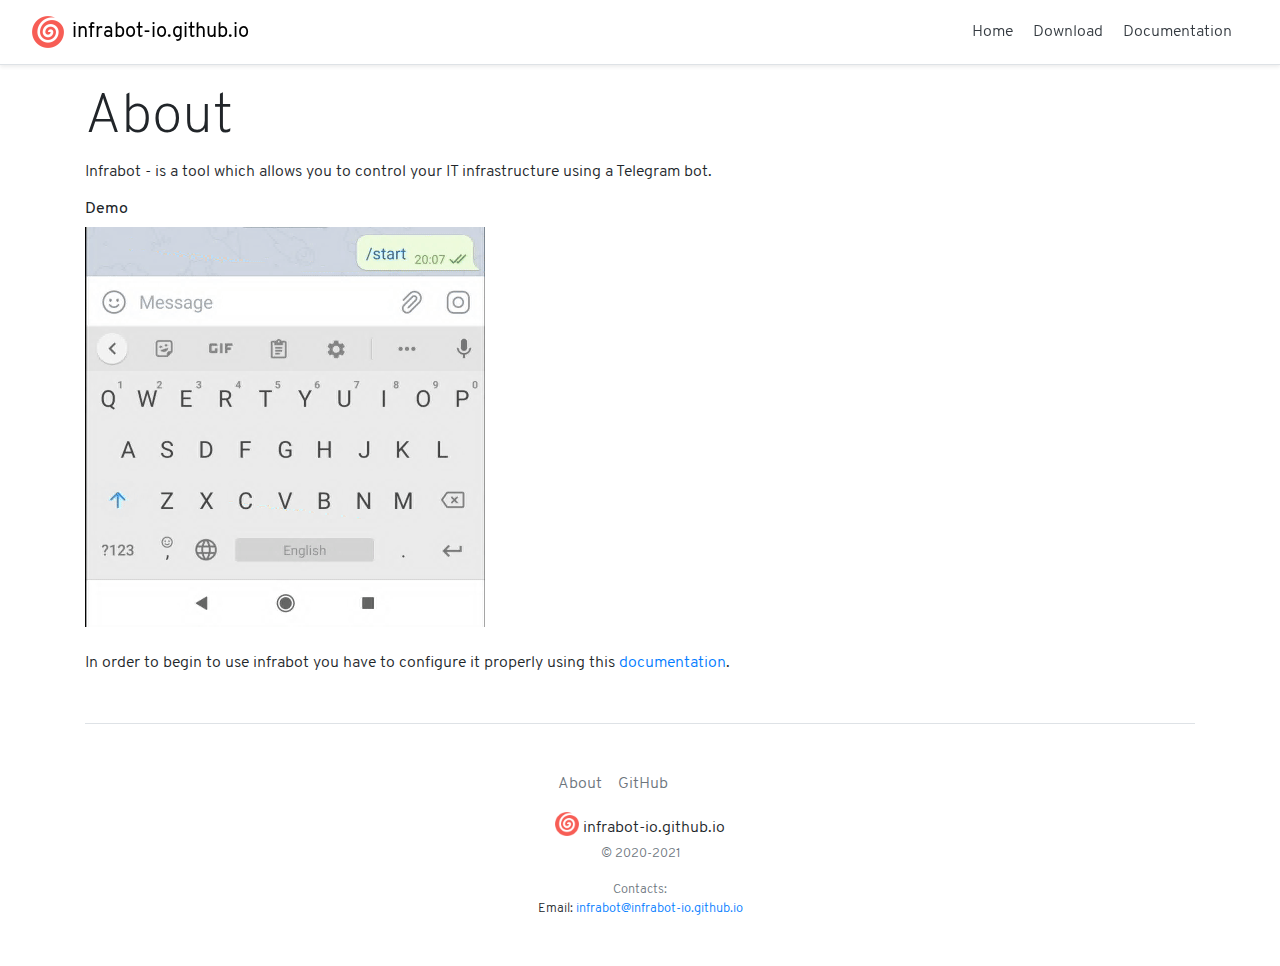
<file: about.html>
<!DOCTYPE html>
<html lang="en">

<head>
	<meta charset="utf-8">
	<meta name="viewport" content="width=device-width, initial-scale=1.0, maximum-scale=1.0, user-scalable=0">
	<meta name="description" content="infrabot-io.github.io - control your infrastructure using Telegram Bot">
	<meta name="author" content="Akshin Mustafayev">
	<meta name="generator" content="infrabot-io.github.io">
	<title>infrabot-io.github.io</title>
	<link rel="" href="https://infrabot-io.github.io/">

	<!-- Javascript CSS -->
	<script src="js/jquery3.5.1.min.js" crossorigin="anonymous"></script>
	<!-- Bootstrap core CSS -->
	<link href="css/bootstrap.min.css" rel="stylesheet" crossorigin="anonymous">
	<link href="fonts/overpass/overpass.css" rel="stylesheet" crossorigin="anonymous" rel="preload">
	<!-- Favicons -->
	<link rel="apple-touch-icon" href="img/logo.png" sizes="180x180">
	<link rel="icon" href="img/logo.png" type="image/png">
	<link rel="manifest" href="manifest/manifest.json">
	<link rel="icon" href="img/logo.png">
	<meta name="theme-color" content="#F75D55">

	<!-- Custom styles-->
	<link href="css/infrabot.css" rel="stylesheet">
</head>

<body>
	<header
		class="d-flex flex-column flex-md-row align-items-center p-3 px-md-4 mb-1 bg-white border-bottom shadow-sm fixed-top">
		<img class="mr-2 ml-2" src="img/logo.png" alt="" width="32" height="32" alt="Logo">
		<p class="h5 my-0 mr-md-auto"><a class="logo-link" href="index.html">infrabot-io.github.io</a></p>
		<nav class="my-2 my-md-0 mr-md-3">
			<a class="p-2 text-dark" href="index.html">Home</a>
			<a class="p-2 text-dark" href="download.html">Download</a>
			<a class="p-2 text-dark" href="documentation/gettingstarted.html">Documentation</a>
		</nav>
	</header>
	<div class="container body-container">
		<h1 class="display-4 mt-3 overflow-hidden">About</h1>
		<p>Infrabot - is a tool which allows you to control your IT infrastructure using a Telegram bot.</p>
		<h6>Demo</h6>
		<img src="img/about/demo.gif">
		<br><br>
		<p>In order to begin to use infrabot you have to configure it properly using this <a
				href="documentation/gettingstarted.html" target="_blank" rel="noopener">documentation</a>. </p>
		<footer class="pt-4 my-md-5 pt-md-5 border-top">
			<ul class="list-unstyled text-small mx-auto d-flex" style="width:180px;">
				<li><a class="text-muted m-2" href="about.html">About</a></li>
				<li><a class="text-muted m-2" href="https://github.com/infrabot-io/infrabot" target="_blank"
						rel="noopener">GitHub</a></li>
			</ul>
			<div class="text-center">
				<img class="mb-2" src="img/logo.png" alt="" width="24" height="24"> infrabot-io.github.io
				<small class="d-block mb-3 text-muted">© 2020-2021</small>
				<small class="d-block text-muted">Contacts:</small>
				<small class="d-block mb-3">Email: <a
						href="mailto:infrabot@infrabot.io">infrabot@infrabot-io.github.io</a></small>
			</div>
		</footer>
	</div>
	<script src="js/popper.min.js" crossorigin="anonymous"></script>
	<script src="js/bootstrap.min.js" crossorigin="anonymous"></script>
</body>

</html>
</file>
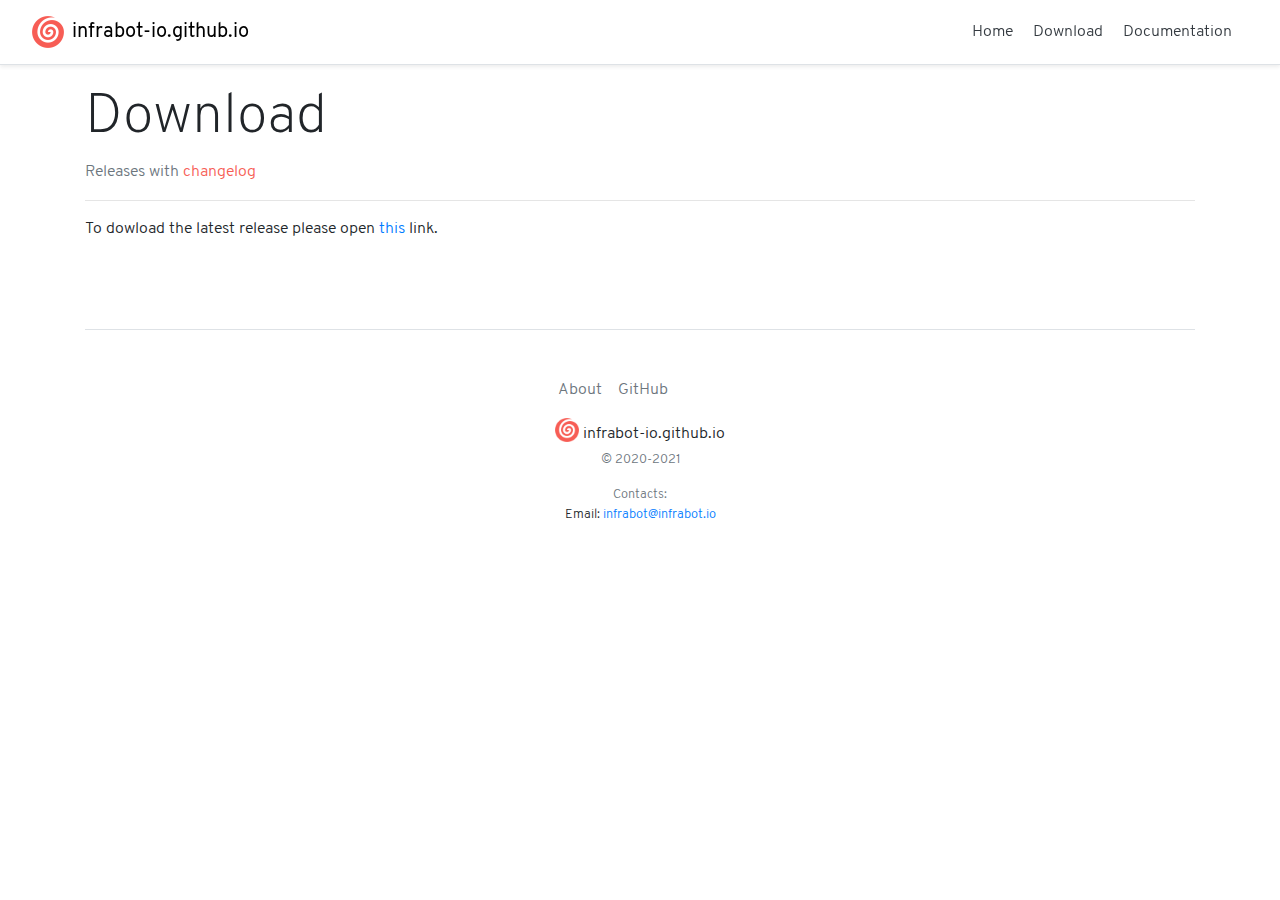
<file: download.html>
<!DOCTYPE html>
<html lang="en">

<head>
	<meta charset="utf-8">
	<meta name="viewport" content="width=device-width, initial-scale=1.0, maximum-scale=1.0, user-scalable=0">
	<meta name="description" content="infrabot-io.github.io - control your infrastructure using Telegram Bot">
	<meta name="author" content="Akshin Mustafayev">
	<meta name="generator" content="infrabot-io.github.io">
	<title>infrabot-io.github.io</title>
	<link rel="" href="https://infrabot-io.github.io/">

	<!-- Javascript CSS -->
	<script src="js/jquery3.5.1.min.js" crossorigin="anonymous"></script>
	<!-- Bootstrap core CSS -->
	<link href="css/bootstrap.min.css" rel="stylesheet" crossorigin="anonymous">
	<link href="fonts/overpass/overpass.css" rel="stylesheet" crossorigin="anonymous" rel="preload">
	<!-- Favicons -->
	<link rel="apple-touch-icon" href="img/logo.png" sizes="180x180">
	<link rel="icon" href="img/logo.png" type="image/png">
	<link rel="manifest" href="manifest/manifest.json">
	<link rel="icon" href="img/logo.png">
	<meta name="theme-color" content="#F75D55">

	<!-- Custom styles-->
	<link href="css/infrabot.css" rel="stylesheet">

	<!-- Custom scripts-->
</head>

<body>
	<header
		class="d-flex flex-column flex-md-row align-items-center p-3 px-md-4 mb-1 bg-white border-bottom shadow-sm fixed-top">
		<img class="mr-2 ml-2" src="img/logo.png" alt="" width="32" height="32">
		<p class="h5 my-0 mr-md-auto"><a class="logo-link" href="index.html">infrabot-io.github.io</a></p>
		<nav class="my-2 my-md-0 mr-md-3">
			<a class="p-2 text-dark" href="index.html">Home</a>
			<a class="p-2 text-dark" href="download.html">Download</a>
			<a class="p-2 text-dark" href="documentation/gettingstarted.html">Documentation</a>
		</nav>
	</header>
	<div class="container body-container">
		<h1 class="display-4 mt-3">Download</h1>
		<p class="text-muted">Releases with <span class="text-infrabot">changelog</span></p>
		<hr>
		<p>To dowload the latest release please open <a target="_blank"
				href="https://github.com/infrabot-io/infrabot/releases">this</a> link.</p>
		<br>
		<!--
		<div class="m-4">
			<h2>Version 1.0.0.2</h2>
			<h5 class="text-muted mb-3">27.01.2021</h5>
			<p>Application changes.</p>
			<h4>Changes</h4>
			<ul class="mb-3">
				<li>Now command arguments are case sensitive</li>
			</ul>
			<a href="/files/release/1.0.0.2/infrabot_full_install.exe" class="btn btn-dark mt-2 btn-lg">Download</a>
			<hr>
		</div>
		<div class="m-4">
			<h2>Version 1.0.0.1</h2>
			<h5 class="text-muted mb-3">27.01.2021</h5>
			<p>Critical application changes.</p>
			<h4>Changes</h4>
			<ul class="mb-3">
				<li>Now application works with plugins (.plug files)</li>
				<li>Commands definitions have been removed from config.json file</li>
				<li>Removed logs folder path definition in configuration file. By default application writes logs into
					application installation logs directory</li>
				<li>Now config.json file contains only main application settings</li>
				<li>Plugin configuration comes with plugin itself. Read more in the <a href="/documentation.html"
						target="_blank" rel="noopener">documentation</a>.</li>
				<li>Removed Infrabot GUI Configurator</li>
				<li>Now there are two helper applications: Plugin editor and Config editor</li>
			</ul>
			<h4>Includes</h4>
			<ul class="mb-3">
				<li>Infrabot Config editor:</li>
				<ul>
					<li>Application supports only editing main config.json file</li>
				</ul>
				<li>Infrabot Plugin editor:</li>
				<ul>
					<li>Application supports editing/creating and modifying plugins</li>
					<li>Application supports editing/creating and modifying plugin.json file separately</li>
				</ul>
			</ul>
			<a href="/files/release/1.0.0.1/infrabot_full_install.exe" class="btn btn-dark mt-2 btn-lg">Download</a>
			<hr>
		</div>
		<div class="m-4">
			<h2>Version 1.0.0.0</h2>
			<h5 class="text-muted mb-3">19.12.2020</h5>
			<p>First release.</p>
			<h4>Functions</h4>
			<ul class="mb-3">
				<li>Added /getcommands command</li>
				<li>Added /remindme command</li>
				<li>Added /emergency command</li>
				<li>Added /reloadconfig command</li>
			</ul>
			<h4>Includes</h4>
			<ul class="mb-3">
				<li>Infrabot GUI Configurator</li>
				<li>
					Included default example scripts:<br>
				</li>
				<ul>
					<li>Unlock Active Directory User <span class="text-danger">(* need additional configuration)</span>
					</li>
					<li>Get Host IP address by DNS name</li>
					<li>Get DNS host name by IP address</li>
					<li>Lockout Active Directory User</li>
					<li>Get host name where bot works</li>
					<li>Get host <i>ipconfig</i></li>
				</ul>
			</ul>
			<a href="/files/release/1.0.0.0/infrabot_full_install.exe" class="btn btn-dark mt-2 btn-lg">Download</a>
			<hr>
		</div>
		-->
		<footer class="pt-4 my-md-5 pt-md-5 border-top">
			<ul class="list-unstyled text-small mx-auto d-flex" style="width:180px;">
				<li><a class="text-muted m-2" href="about.html">About</a></li>
				<li><a class="text-muted m-2" href="https://github.com/infrabot-io/infrabot" target="_blank"
						rel="noopener">GitHub</a></li>
			</ul>
			<div class="text-center">
				<img class="mb-2" src="img/logo.png" alt="Logo" width="24" height="24"> infrabot-io.github.io
				<small class="d-block mb-3 text-muted">© 2020-2021</small>
				<small class="d-block text-muted">Contacts:</small>
				<small class="d-block mb-3">Email: <a
						href="mailto:infrabot@infrabot.io">infrabot@infrabot.io</a></small>
			</div>
		</footer>
	</div>
	<script src="js/popper.min.js" crossorigin="anonymous"></script>
	<script src="js/bootstrap.min.js" crossorigin="anonymous"></script>
</body>

</html>
</file>
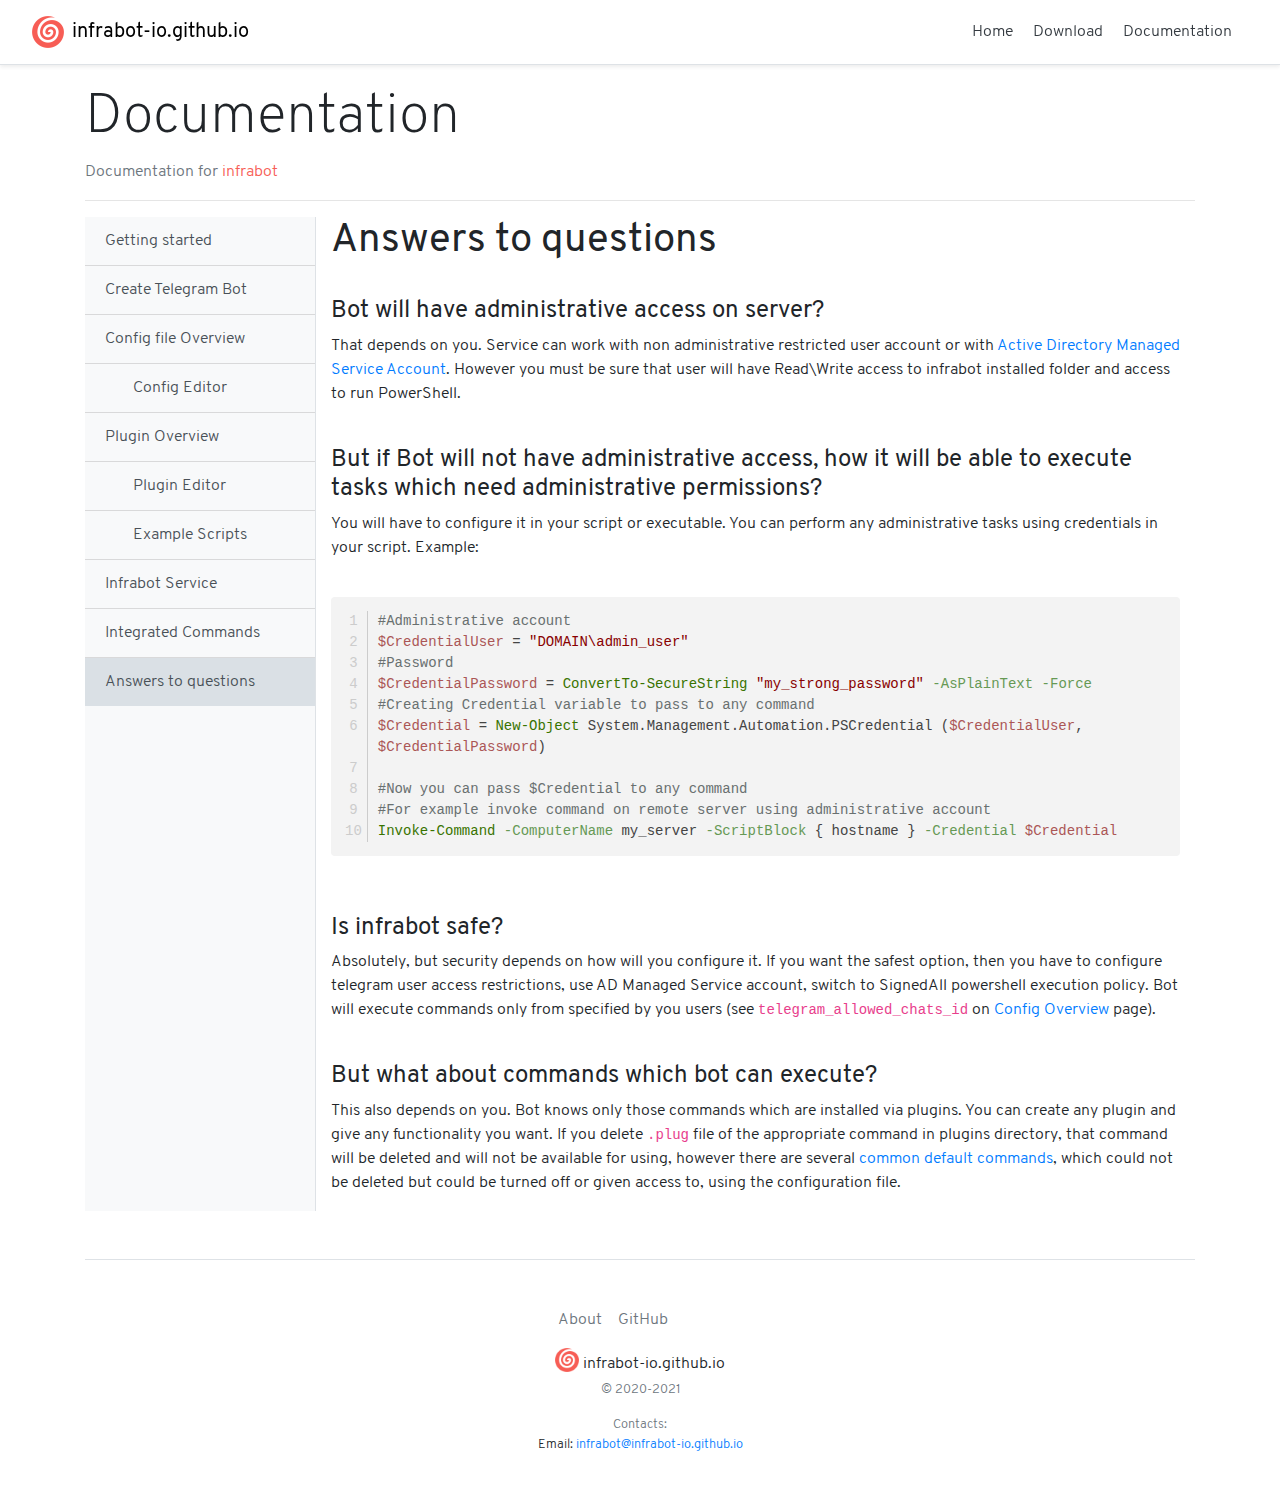
<file: documentation/answerstoquestions.html>
<!DOCTYPE html>
<html lang="en">

<head>
    <meta charset="utf-8">
    <meta name="viewport" content="width=device-width, initial-scale=1.0, maximum-scale=1.0, user-scalable=0">
    <meta name="description" content="infrabot-io.github.io - control your infrastructure using Telegram Bot">
    <meta name="author" content="Akshin Mustafayev">
    <meta name="generator" content="infrabot-io.github.io">
    <title>infrabot-io.github.io</title>
    <link rel="" href="https://infrabot-io.github.io/">

    <!-- Javascript CSS -->
    <script src="../js/jquery3.5.1.min.js" crossorigin="anonymous"></script>
    <!-- Bootstrap core CSS -->
    <link href="../css/bootstrap.min.css" rel="stylesheet" crossorigin="anonymous">
    <link href="../fonts/overpass/overpass.css" rel="stylesheet" crossorigin="anonymous" rel="preload">
    <!-- Favicons -->
    <link rel="apple-touch-icon" href="img/logo.png" sizes="180x180">
    <link rel="icon" href="../img/logo.png" type="image/png">
    <link rel="manifest" href="../manifest/manifest.json">
    <link rel="icon" href="../img/logo.png">
    <meta name="theme-color" content="#F75D55">
    <!-- Script Highlight -->
    <link rel="stylesheet" href="../css/default.min.css" crossorigin="anonymous">
    <script src="../js/highlight.min.js"></script>
    <script src="../js/powershell.min.js"></script>
    <script src="../js/dos.min.js"></script>
    <script src="../js/highlightjs-line-numbers.min.js"></script>
    <script>hljs.highlightAll();</script>
    <script>hljs.initLineNumbersOnLoad();</script>

    <!-- Custom styles-->
    <link href="../css/infrabot.css" rel="stylesheet">

    <!-- Custom scripts-->
    <script src="../js/scroll.js"></script>
</head>

<body>
    <a class="scroll-up-bar" id="toTop" href="javascript:goToTop()">
        <img class="scroll-up-bar-button" src="../img/up.png">
    </a>
    <header
        class="d-flex flex-column flex-md-row align-items-center p-3 px-md-4 mb-1 bg-white border-bottom shadow-sm fixed-top">
        <img class="mr-2 ml-2" src="../img/logo.png" alt="" width="32" height="32" alt="Logo">
        <p class="h5 my-0 mr-md-auto"><a class="logo-link" href="../index.html">infrabot-io.github.io</a></p>
        <nav class="my-2 my-md-0 mr-md-3">
            <a class="p-2 text-dark" href="../index.html">Home</a>
            <a class="p-2 text-dark" href="../download.html">Download</a>
            <a class="p-2 text-dark" href="../documentation/gettingstarted.html">Documentation</a>
        </nav>
    </header>
    <div class="container body-container">
        <h1 id="top" class="display-4 mt-3 overflow-hidden">Documentation</h1>
        <p class="text-muted overflow-hidden">Documentation for <span class="text-infrabot">infrabot</span></p>
        <hr>
        <div class="d-flex" id="wrapper">
            <div class="bg-light border-right" id="sidebar-wrapper">
                <div class="list-group list-group-flush" style="width:230px;">
                    <a href="../documentation/gettingstarted.html"
                        class="list-group-item list-group-item-action bg-light" alt="Getting started">Getting
                        started</a>
                    <a href="../documentation/createbot.html" class="list-group-item list-group-item-action bg-light"
                        alt="Configure Telegram Bo">Create Telegram Bot</a>
                    <a href="../documentation/configoverview.html"
                        class="list-group-item list-group-item-action bg-light" alt="Config file Overview">Config file
                        Overview</a>
                    <a href="../documentation/configeditor.html"
                        class="list-group-item list-group-item-action bg-light pl-5" alt="Config Editor">Config
                        Editor</a>
                    <a href="../documentation/pluginoverview.html"
                        class="list-group-item list-group-item-action bg-light" alt="Plugin Overview">Plugin
                        Overview</a>
                    <a href="../documentation/pluginoverviewedior.html"
                        class="list-group-item list-group-item-action bg-light pl-5" alt="Plugin Overview">Plugin
                        Editor</a>
                    <a href="../documentation/examplescripts.html"
                        class="list-group-item list-group-item-action bg-light pl-5" alt="Example Scripts">Example
                        Scripts</a>
                    <a href="../documentation/infrabotservice.html"
                        class="list-group-item list-group-item-action bg-light" alt="Infrabot Service">Infrabot
                        Service</a>
                    <a href="../documentation/integratedcommands.html"
                        class="list-group-item list-group-item-action bg-light" alt="Integrated Commands">Integrated
                        Commands</a>
                    <a href="../documentation/answerstoquestions.html"
                        class="list-group-item list-group-item-action bg-light list-group-item-selected"
                        alt="Answers to questions">Answers to questions</a>
                </div>
            </div>
            <div id="page-content-wrapper">
                <div class="container-fluid">
                    <h1>Answers to questions</h1>
                    <br>
                    <h4>Bot will have administrative access on server?</h4>
                    <p>That depends on you. Service can work with non administrative restricted user account or with <a
                            href="https://docs.microsoft.com/en-us/windows-server/security/group-managed-service-accounts/group-managed-service-accounts-overview"
                            target="_blank">Active Directory Managed Service Account</a>. However you must be sure that
                        user will have Read\Write access to infrabot installed folder and access to run PowerShell.</p>
                    <br>
                    <h4>But if Bot will not have administrative access, how it will be able to execute tasks which need
                        administrative permissions?</h4>
                    <p>You will have to configure it in your script or executable. You can perform any administrative
                        tasks using credentials in your script. Example:</p>
                    <pre class="pre-break rounded">
							<code class="powershell hljs rounded">#Administrative account
$CredentialUser = "DOMAIN\admin_user"
#Password
$CredentialPassword = ConvertTo-SecureString "my_strong_password" -AsPlainText -Force
#Creating Credential variable to pass to any command
$Credential = New-Object System.Management.Automation.PSCredential ($CredentialUser, $CredentialPassword)

#Now you can pass $Credential to any command
#For example invoke command on remote server using administrative account
Invoke-Command -ComputerName my_server -ScriptBlock { hostname } -Credential $Credential
							</code>
						</pre>
                    <h4>Is infrabot safe?</h4>
                    <p>Absolutely, but security depends on how will you configure it. If you want the safest option,
                        then you have to configure telegram user access restrictions, use AD Managed Service account,
                        switch to SignedAll powershell execution policy. Bot will execute commands only from
                        specified by you users (see <code>telegram_allowed_chats_id</code> on <a
                            href="../documentation/configoverview.html" target="_blank">Config Overview</a> page).</p>
                    <br>
                    <h4>But what about commands which bot can execute?</h4>
                    <p>This also depends on you. Bot knows only those commands which are installed via
                        plugins. You can create any plugin and give any functionality you want. If you delete
                        <code>.plug</code> file of the appropriate command in plugins directory, that command will be
                        deleted and will not be available for using, however there are several <a
                            href="../documentation/integratedcommands.html" target="_blank">common default commands</a>,
                        which
                        could not be deleted but could be turned off or given access to, using the configuration file.
                    </p>
                </div>
            </div>
        </div>
        <footer class="pt-4 my-md-5 pt-md-5 border-top">
            <ul class="list-unstyled text-small mx-auto d-flex" style="width:180px;">
                <li><a class="text-muted m-2" href="../about.html">About</a></li>
                <li><a class="text-muted m-2" href="https://github.com/infrabot-io/infrabot" target="_blank"
                        rel="noopener">GitHub</a></li>
            </ul>
            <div class="text-center">
                <img class="mb-2" src="../img/logo.png" alt="Logo" width="24" height="24"> infrabot-io.github.io
                <small class="d-block mb-3 text-muted">© 2020-2021</small>
                <small class="d-block text-muted">Contacts:</small>
                <small class="d-block mb-3">Email: <a
                        href="mailto:infrabot@infrabot.io">infrabot@infrabot-io.github.io</a></small>
            </div>
        </footer>
    </div>
    <script src="../js/popper.min.js" crossorigin="anonymous"></script>
    <script src="../js/bootstrap.min.js" crossorigin="anonymous"></script>
</body>

</html>
</file>
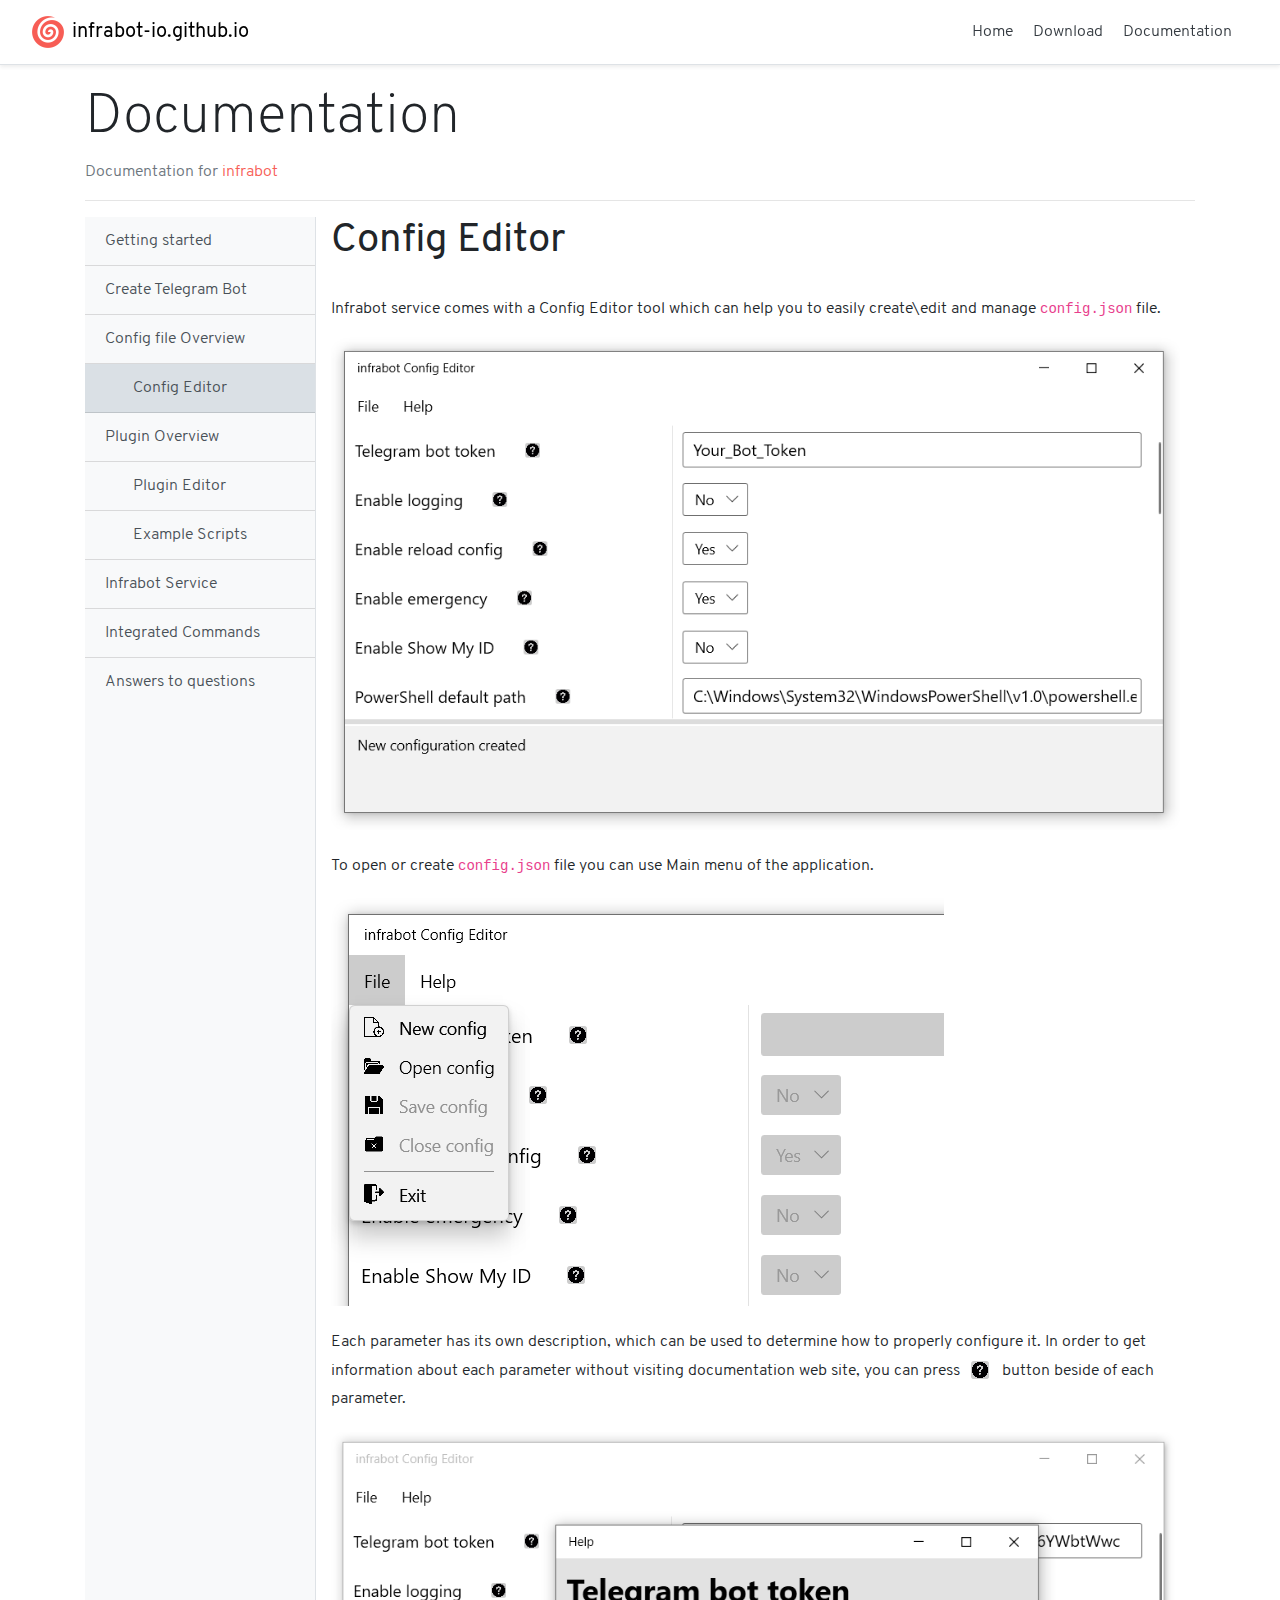
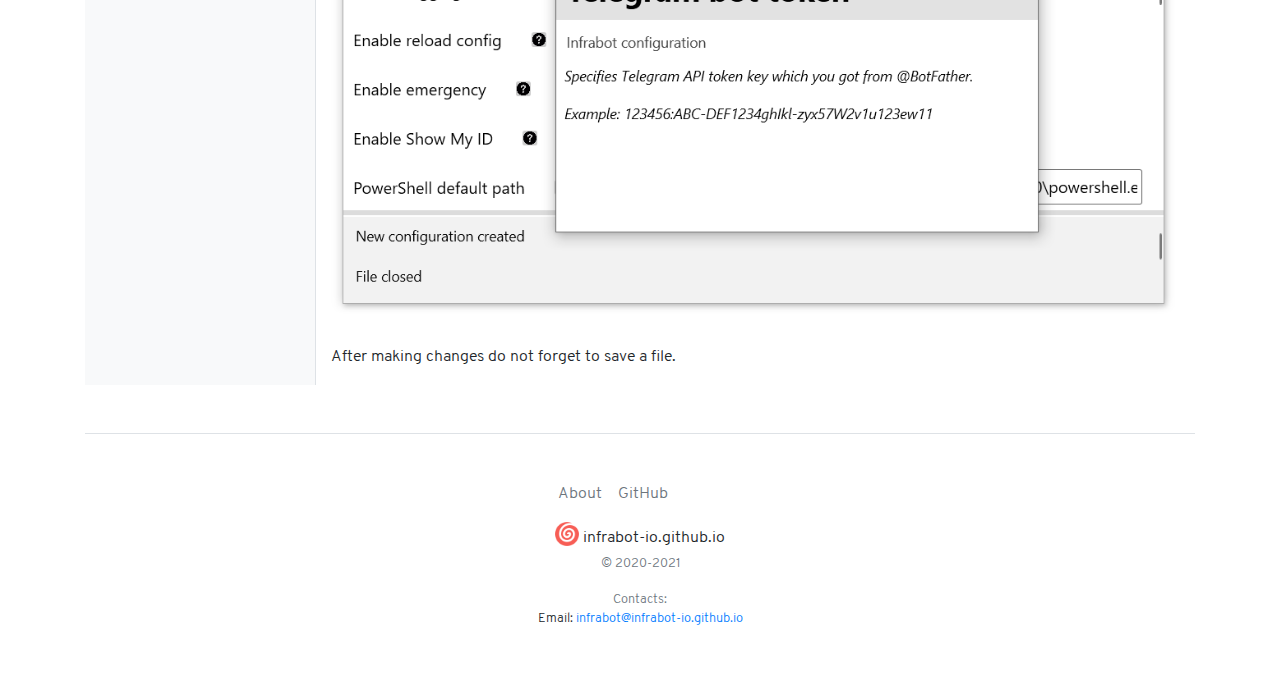
<file: documentation/configeditor.html>
<!DOCTYPE html>
<html lang="en">

<head>
    <meta charset="utf-8">
    <meta name="viewport" content="width=device-width, initial-scale=1.0, maximum-scale=1.0, user-scalable=0">
    <meta name="description" content="infrabot-io.github.io - control your infrastructure using Telegram Bot">
    <meta name="author" content="Akshin Mustafayev">
    <meta name="generator" content="infrabot-io.github.io">
    <title>infrabot-io.github.io</title>
    <link rel="" href="https://infrabot-io.github.io/">

    <!-- Javascript CSS -->
    <script src="../js/jquery3.5.1.min.js" crossorigin="anonymous"></script>
    <!-- Bootstrap core CSS -->
    <link href="../css/bootstrap.min.css" rel="stylesheet" crossorigin="anonymous">
    <link href="../fonts/overpass/overpass.css" rel="stylesheet" crossorigin="anonymous" rel="preload">
    <!-- Favicons -->
    <link rel="apple-touch-icon" href="img/logo.png" sizes="180x180">
    <link rel="icon" href="../img/logo.png" type="image/png">
    <link rel="manifest" href="../manifest/manifest.json">
    <link rel="icon" href="../img/logo.png">
    <meta name="theme-color" content="#F75D55">
    <!-- Script Highlight -->
    <link rel="stylesheet" href="../css/default.min.css" crossorigin="anonymous">
    <script src="../js/highlight.min.js"></script>
    <script src="../js/powershell.min.js"></script>
    <script src="../js/dos.min.js"></script>
    <script>hljs.highlightAll();</script>

    <!-- Custom styles-->
    <link href="../css/infrabot.css" rel="stylesheet">

    <!-- Custom scripts-->
    <script src="../js/scroll.js"></script>
</head>

<body>
    <a class="scroll-up-bar" id="toTop" href="javascript:goToTop()">
        <img class="scroll-up-bar-button" src="../img/up.png">
    </a>
    <header
        class="d-flex flex-column flex-md-row align-items-center p-3 px-md-4 mb-1 bg-white border-bottom shadow-sm fixed-top">
        <img class="mr-2 ml-2" src="../img/logo.png" alt="" width="32" height="32" alt="Logo">
        <p class="h5 my-0 mr-md-auto"><a class="logo-link" href="../index.html">infrabot-io.github.io</a></p>
        <nav class="my-2 my-md-0 mr-md-3">
            <a class="p-2 text-dark" href="../index.html">Home</a>
            <a class="p-2 text-dark" href="../download.html">Download</a>
            <a class="p-2 text-dark" href="../documentation/gettingstarted.html">Documentation</a>
        </nav>
    </header>
    <div class="container body-container">
        <h1 id="top" class="display-4 mt-3 overflow-hidden">Documentation</h1>
        <p class="text-muted overflow-hidden">Documentation for <span class="text-infrabot">infrabot</span></p>
        <hr>
        <div class="d-flex" id="wrapper">
            <div class="bg-light border-right" id="sidebar-wrapper">
                <div class="list-group list-group-flush" style="width:230px;">
                    <a href="../documentation/gettingstarted.html"
                        class="list-group-item list-group-item-action bg-light" alt="Getting started">Getting
                        started</a>
                    <a href="../documentation/createbot.html" class="list-group-item list-group-item-action bg-light"
                        alt="Configure Telegram Bo">Create Telegram Bot</a>
                    <a href="../documentation/configoverview.html"
                        class="list-group-item list-group-item-action bg-light" alt="Config file Overview">Config file
                        Overview</a>
                    <a href="../documentation/configeditor.html"
                        class="list-group-item list-group-item-action bg-light pl-5 list-group-item-selected"
                        alt="Config Editor">Config
                        Editor</a>
                    <a href="../documentation/pluginoverview.html"
                        class="list-group-item list-group-item-action bg-light" alt="Plugin Overview">Plugin
                        Overview</a>
                    <a href="../documentation/pluginoverviewedior.html"
                        class="list-group-item list-group-item-action bg-light pl-5" alt="Plugin Overview">Plugin
                        Editor</a>
                    <a href="../documentation/examplescripts.html"
                        class="list-group-item list-group-item-action bg-light pl-5" alt="Example Scripts">Example
                        Scripts</a>
                    <a href="../documentation/infrabotservice.html"
                        class="list-group-item list-group-item-action bg-light" alt="Infrabot Service">Infrabot
                        Service</a>
                    <a href="../documentation/integratedcommands.html"
                        class="list-group-item list-group-item-action bg-light" alt="Integrated Commands">Integrated
                        Commands</a>
                    <a href="../documentation/answerstoquestions.html"
                        class="list-group-item list-group-item-action bg-light" alt="Answers to questions">Answers to
                        questions</a>
                </div>
            </div>
            <div id="page-content-wrapper">
                <div class="container-fluid">
                    <h1>Config Editor</h1>
                    <br>
                    <p>Infrabot service comes with a Config Editor tool which can help you to easily create\edit and
                        manage <code>config.json</code> file.</p>
                    <img class="img-fluid" src="../img/documentation/configeditor/1.png">
                    <br><br>
                    <p>To open or create <code>config.json</code> file you can use Main menu of the application.</p>
                    <img class="img-fluid" src="../img/documentation/configeditor/2.png">
                    <br><br>
                    <p>Each parameter has its own description, which can be used to determine how to properly configure
                        it. In order to get information about each parameter without visiting documentation web site,
                        you can press <img src="../img/documentation/configeditor/info.png"> button beside of each
                        parameter.</p>
                    <img class="img-fluid" src="../img/documentation/configeditor/3.png">
                    <br><br>
                    <p>After making changes do not forget to save a file.</p>
                </div>
            </div>
        </div>
        <footer class="pt-4 my-md-5 pt-md-5 border-top">
            <ul class="list-unstyled text-small mx-auto d-flex" style="width:180px;">
                <li><a class="text-muted m-2" href="../about.html">About</a></li>
                <li><a class="text-muted m-2" href="https://github.com/infrabot-io/infrabot" target="_blank"
                        rel="noopener">GitHub</a></li>
            </ul>
            <div class="text-center">
                <img class="mb-2" src="../img/logo.png" alt="Logo" width="24" height="24"> infrabot-io.github.io
                <small class="d-block mb-3 text-muted">© 2020-2021</small>
                <small class="d-block text-muted">Contacts:</small>
                <small class="d-block mb-3">Email: <a
                        href="mailto:infrabot@infrabot.io">infrabot@infrabot-io.github.io</a></small>
            </div>
        </footer>
    </div>
    <script src="../js/popper.min.js" crossorigin="anonymous"></script>
    <script src="../js/bootstrap.min.js" crossorigin="anonymous"></script>
</body>

</html>
</file>
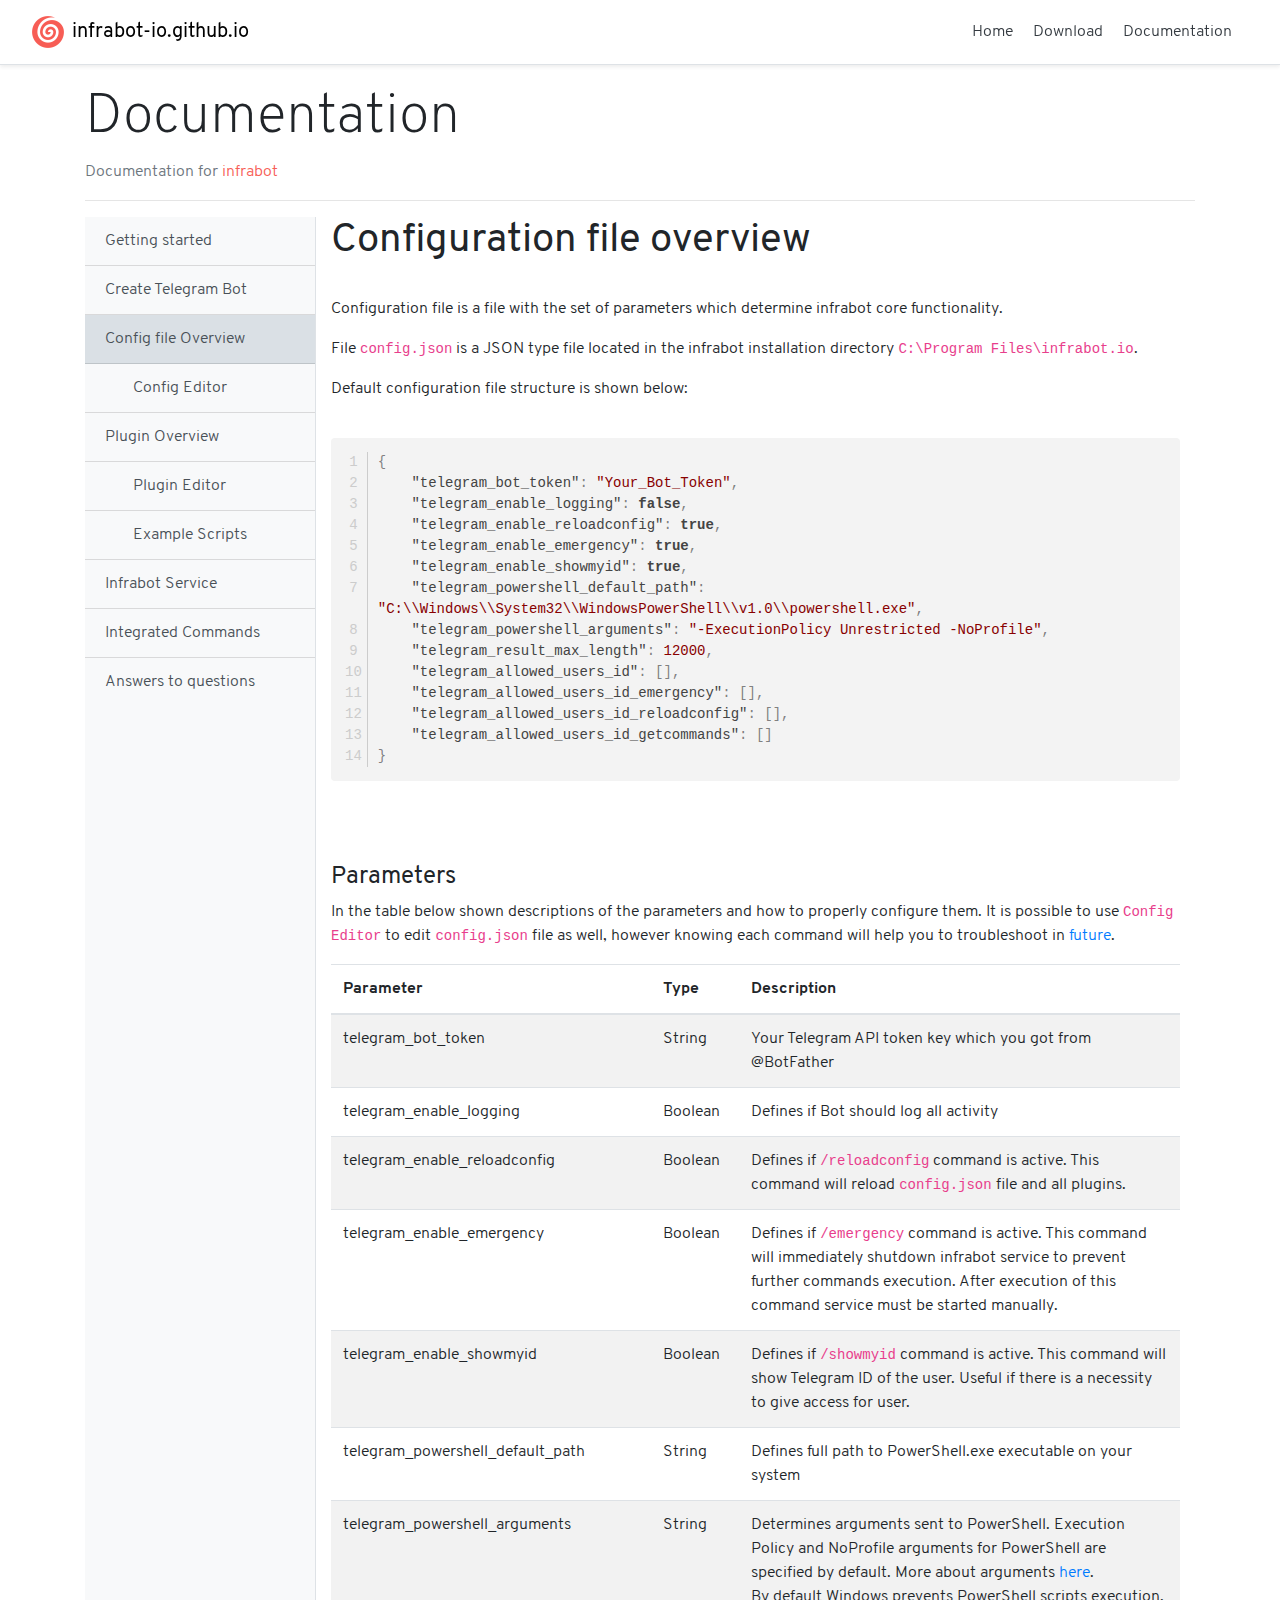
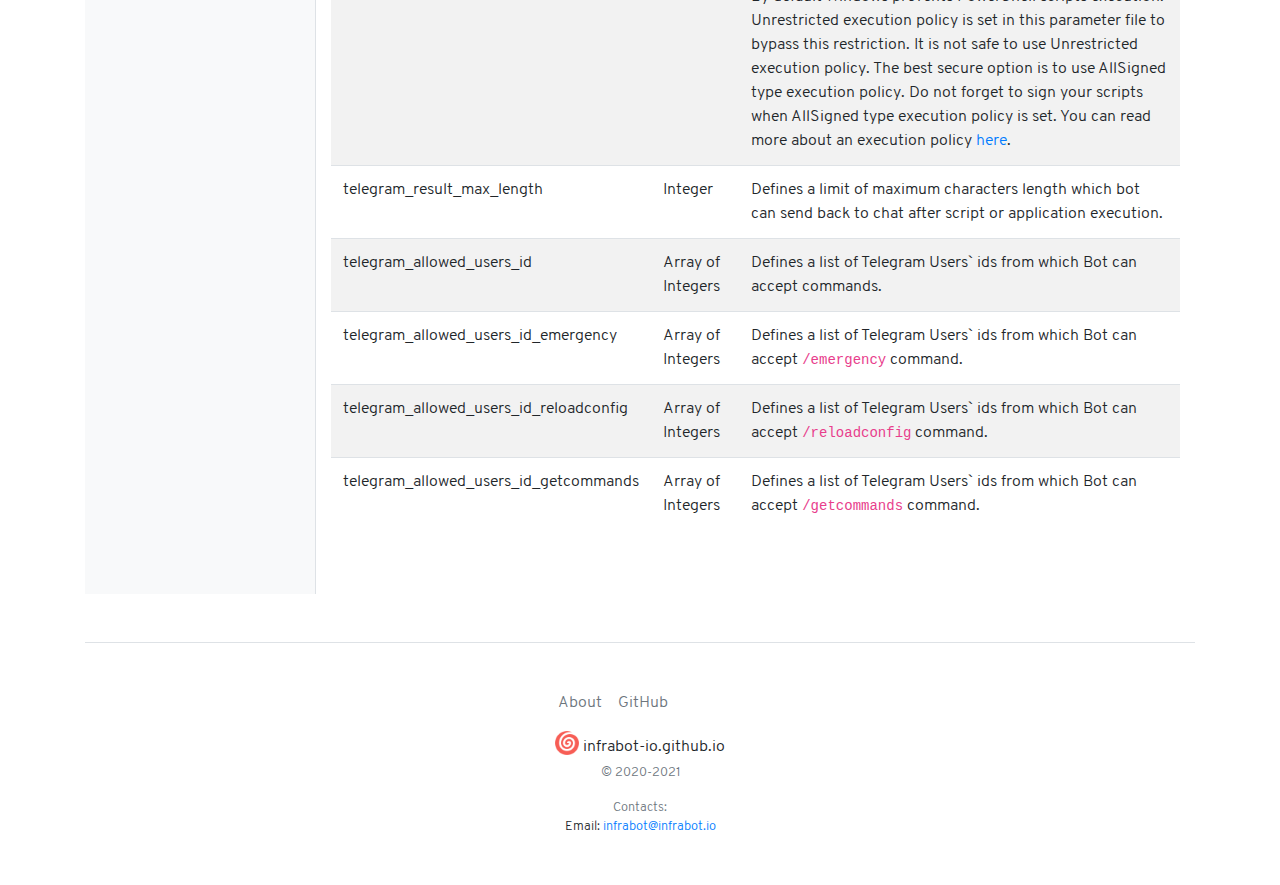
<file: documentation/configoverview.html>
<!DOCTYPE html>
<html lang="en">

<head>
    <meta charset="utf-8">
    <meta name="viewport" content="width=device-width, initial-scale=1.0, maximum-scale=1.0, user-scalable=0">
    <meta name="description" content="infrabot-io.github.io - control your infrastructure using Telegram Bot">
    <meta name="author" content="Akshin Mustafayev">
    <meta name="generator" content="infrabot-io.github.io">
    <title>infrabot-io.github.io</title>
    <link rel="" href="https://infrabot-io.github.io/">

    <!-- Javascript CSS -->
    <script src="../js/jquery3.5.1.min.js" crossorigin="anonymous"></script>
    <!-- Bootstrap core CSS -->
    <link href="../css/bootstrap.min.css" rel="stylesheet" crossorigin="anonymous">
    <link href="../fonts/overpass/overpass.css" rel="stylesheet" crossorigin="anonymous" rel="preload">
    <!-- Favicons -->
    <link rel="apple-touch-icon" href="img/logo.png" sizes="180x180">
    <link rel="icon" href="../img/logo.png" type="image/png">
    <link rel="manifest" href="../manifest/manifest.json">
    <link rel="icon" href="../img/logo.png">
    <meta name="theme-color" content="#F75D55">
    <!-- Script Highlight -->
    <link rel="stylesheet" href="../css/default.min.css" crossorigin="anonymous">
    <script src="../js/highlight.min.js"></script>
    <script src="../js/powershell.min.js"></script>
    <script src="../js/dos.min.js"></script>
    <script src="../js/highlightjs-line-numbers.min.js"></script>
    <script>hljs.highlightAll();</script>
    <script>hljs.initLineNumbersOnLoad();</script>

    <!-- Custom styles-->
    <link href="../css/infrabot.css" rel="stylesheet">

    <!-- Custom scripts-->
    <script src="../js/scroll.js"></script>
</head>

<body>
    <a class="scroll-up-bar" id="toTop" href="javascript:goToTop()">
        <img class="scroll-up-bar-button" src="../img/up.png">
    </a>
    <header
        class="d-flex flex-column flex-md-row align-items-center p-3 px-md-4 mb-1 bg-white border-bottom shadow-sm fixed-top">
        <img class="mr-2 ml-2" src="../img/logo.png" alt="" width="32" height="32" alt="Logo">
        <p class="h5 my-0 mr-md-auto"><a class="logo-link" href="../index.html">infrabot-io.github.io</a></p>
        <nav class="my-2 my-md-0 mr-md-3">
            <a class="p-2 text-dark" href="../index.html">Home</a>
            <a class="p-2 text-dark" href="../download.html">Download</a>
            <a class="p-2 text-dark" href="../documentation/gettingstarted.html">Documentation</a>
        </nav>
    </header>
    <div class="container body-container">
        <h1 id="top" class="display-4 mt-3 overflow-hidden">Documentation</h1>
        <p class="text-muted overflow-hidden">Documentation for <span class="text-infrabot">infrabot</span></p>
        <hr>
        <div class="d-flex" id="wrapper">
            <div class="bg-light border-right" id="sidebar-wrapper">
                <div class="list-group list-group-flush" style="width:230px;">
                    <a href="../documentation/gettingstarted.html"
                        class="list-group-item list-group-item-action bg-light" alt="Getting started">Getting
                        started</a>
                    <a href="../documentation/createbot.html" class="list-group-item list-group-item-action bg-light"
                        alt="Configure Telegram Bo">Create Telegram Bot</a>
                    <a href="../documentation/configoverview.html"
                        class="list-group-item list-group-item-action bg-light list-group-item-selected"
                        alt="Config file Overview">Config file
                        Overview</a>
                    <a href="../documentation/configeditor.html"
                        class="list-group-item list-group-item-action bg-light pl-5" alt="Config Editor">Config
                        Editor</a>
                    <a href="../documentation/pluginoverview.html"
                        class="list-group-item list-group-item-action bg-light" alt="Plugin Overview">Plugin
                        Overview</a>
                    <a href="../documentation/pluginoverviewedior.html"
                        class="list-group-item list-group-item-action bg-light pl-5" alt="Plugin Overview">Plugin
                        Editor</a>
                    <a href="../documentation/examplescripts.html"
                        class="list-group-item list-group-item-action bg-light pl-5" alt="Example Scripts">Example
                        Scripts</a>
                    <a href="../documentation/infrabotservice.html"
                        class="list-group-item list-group-item-action bg-light" alt="Infrabot Service">Infrabot
                        Service</a>
                    <a href="../documentation/integratedcommands.html"
                        class="list-group-item list-group-item-action bg-light" alt="Integrated Commands">Integrated
                        Commands</a>
                    <a href="../documentation/answerstoquestions.html"
                        class="list-group-item list-group-item-action bg-light" alt="Answers to questions">Answers to
                        questions</a>
                </div>
            </div>
            <div id="page-content-wrapper">
                <div class="container-fluid">
                    <h1>Configuration file overview</h1>
                    <br>
                    <p>Configuration file is a file with the set of parameters which determine infrabot core
                        functionality.</p>
                    <p>File <code>config.json</code> is a JSON type file located in the infrabot installation
                        directory <code>C:\Program Files\infrabot.io</code>.</p>
                    <p>Default configuration file structure is shown below:</p>
                    <pre class="pre-break rounded">
			        		<code class="json hljs rounded">{
    "telegram_bot_token": "Your_Bot_Token",
    "telegram_enable_logging": false,
    "telegram_enable_reloadconfig": true,
    "telegram_enable_emergency": true,
    "telegram_enable_showmyid": true,
    "telegram_powershell_default_path": "C:\\Windows\\System32\\WindowsPowerShell\\v1.0\\powershell.exe",
    "telegram_powershell_arguments": "-ExecutionPolicy Unrestricted -NoProfile",
    "telegram_result_max_length": 12000,
    "telegram_allowed_users_id": [],
    "telegram_allowed_users_id_emergency": [],
    "telegram_allowed_users_id_reloadconfig": [],
    "telegram_allowed_users_id_getcommands": []
}
							</code>
			        	</pre>
                    <br>
                    <h4>Parameters</h4>
                    <p>In the table below shown descriptions of the parameters and how to properly configure them. It is
                        possible to use <code>Config Editor</code> to edit <code>config.json</code> file as well,
                        however knowing each command
                        will help you to troubleshoot in <a href="https://www.youtube.com/watch?v=l0U7SxXHkPY"
                            target="_blank">future</a>.</p>
                    <table class="table table-striped">
                        <thead>
                            <tr>
                                <th scope="col">Parameter</th>
                                <th scope="col">Type</th>
                                <th scope="col">Description</th>
                            </tr>
                        </thead>
                        <tbody>
                            <tr>
                                <td scope="row">telegram_bot_token</td>
                                <td>String</td>
                                <td>Your Telegram API token key which you got from @BotFather</td>
                            </tr>
                            <tr>
                                <td scope="row">telegram_enable_logging</td>
                                <td>Boolean</td>
                                <td>Defines if Bot should log all activity</td>
                            </tr>
                            <tr>
                                <td scope="row">telegram_enable_reloadconfig</td>
                                <td>Boolean</td>
                                <td>Defines if <code>/reloadconfig</code> command is active. This command will reload
                                    <code>config.json</code> file and all plugins.
                                </td>
                            </tr>
                            <tr>
                                <td scope="row">telegram_enable_emergency</td>
                                <td>Boolean</td>
                                <td>Defines if <code>/emergency</code> command is active. This command will immediately
                                    shutdown infrabot service to prevent further commands execution. After execution of
                                    this command service must be started manually.</td>
                            </tr>
                            <tr>
                                <td scope="row">telegram_enable_showmyid</td>
                                <td>Boolean</td>
                                <td>Defines if <code>/showmyid</code> command is active. This command will show Telegram
                                    ID of the user. Useful if there is a necessity to give access for user.</td>
                            </tr>
                            <tr>
                                <td scope="row">telegram_powershell_default_path</td>
                                <td>String</td>
                                <td>Defines full path to PowerShell.exe executable on your system</td>
                            </tr>
                            <tr>
                                <td scope="row">telegram_powershell_arguments</td>
                                <td>String</td>
                                <td>Determines arguments sent to PowerShell. Execution Policy and NoProfile arguments
                                    for PowerShell are specified by default. More about arguments <a
                                        href="https://docs.microsoft.com/en-us/powershell/module/microsoft.powershell.core/about/about_powershell_exe?view=powershell-5.1"
                                        target="_blank" rel="noopener">here</a>.
                                    <br>
                                    By default Windows prevents PowerShell scripts
                                    execution. Unrestricted execution policy is set in this parameter
                                    file to bypass this restriction. It is not safe to use Unrestricted execution
                                    policy. The
                                    best secure option is
                                    to use AllSigned type execution policy. Do not forget to sign your scripts when
                                    AllSigned type execution policy is set. You can read more about an execution policy
                                    <a href="https://docs.microsoft.com/en-us/powershell/module/microsoft.powershell.core/about/about_execution_policies?view=powershell-7.1"
                                        target="_blank">here</a>.
                                </td>
                            </tr>
                            <tr>
                                <td scope="row">telegram_result_max_length</td>
                                <td>Integer</td>
                                <td>Defines a limit of maximum characters length which bot can send back to chat after
                                    script or application execution.</td>
                            </tr>
                            <tr>
                                <td scope="row">telegram_allowed_users_id</td>
                                <td>Array of Integers</td>
                                <td>Defines a list of Telegram Users` ids from which Bot can accept commands.</td>
                            </tr>
                            <tr>
                                <td scope="row">telegram_allowed_users_id_emergency</td>
                                <td>Array of Integers</td>
                                <td>Defines a list of Telegram Users` ids from which Bot can accept
                                    <code>/emergency</code> command.
                                </td>
                            </tr>
                            <tr>
                                <td scope="row">telegram_allowed_users_id_reloadconfig</td>
                                <td>Array of Integers</td>
                                <td>Defines a list of Telegram Users` ids from which Bot can accept
                                    <code>/reloadconfig</code>
                                    command.
                                </td>
                            </tr>
                            <tr>
                                <td scope="row">telegram_allowed_users_id_getcommands</td>
                                <td>Array of Integers</td>
                                <td>Defines a list of Telegram Users` ids from which Bot can accept
                                    <code>/getcommands</code>
                                    command.
                                </td>
                            </tr>
                        </tbody>
                    </table>
                    <br><br>
                </div>
            </div>
        </div>
        <footer class="pt-4 my-md-5 pt-md-5 border-top">
            <ul class="list-unstyled text-small mx-auto d-flex" style="width:180px;">
                <li><a class="text-muted m-2" href="../about.html">About</a></li>
                <li><a class="text-muted m-2" href="https://github.com/infrabot-io/infrabot" target="_blank"
                        rel="noopener">GitHub</a></li>
            </ul>
            <div class="text-center">
                <img class="mb-2" src="../img/logo.png" alt="Logo" width="24" height="24"> infrabot-io.github.io
                <small class="d-block mb-3 text-muted">© 2020-2021</small>
                <small class="d-block text-muted">Contacts:</small>
                <small class="d-block mb-3">Email: <a
                        href="mailto:infrabot@infrabot.io">infrabot@infrabot.io</a></small>
            </div>
        </footer>
    </div>
    <script src="../js/popper.min.js" crossorigin="anonymous"></script>
    <script src="../js/bootstrap.min.js" crossorigin="anonymous"></script>
</body>

</html>
</file>
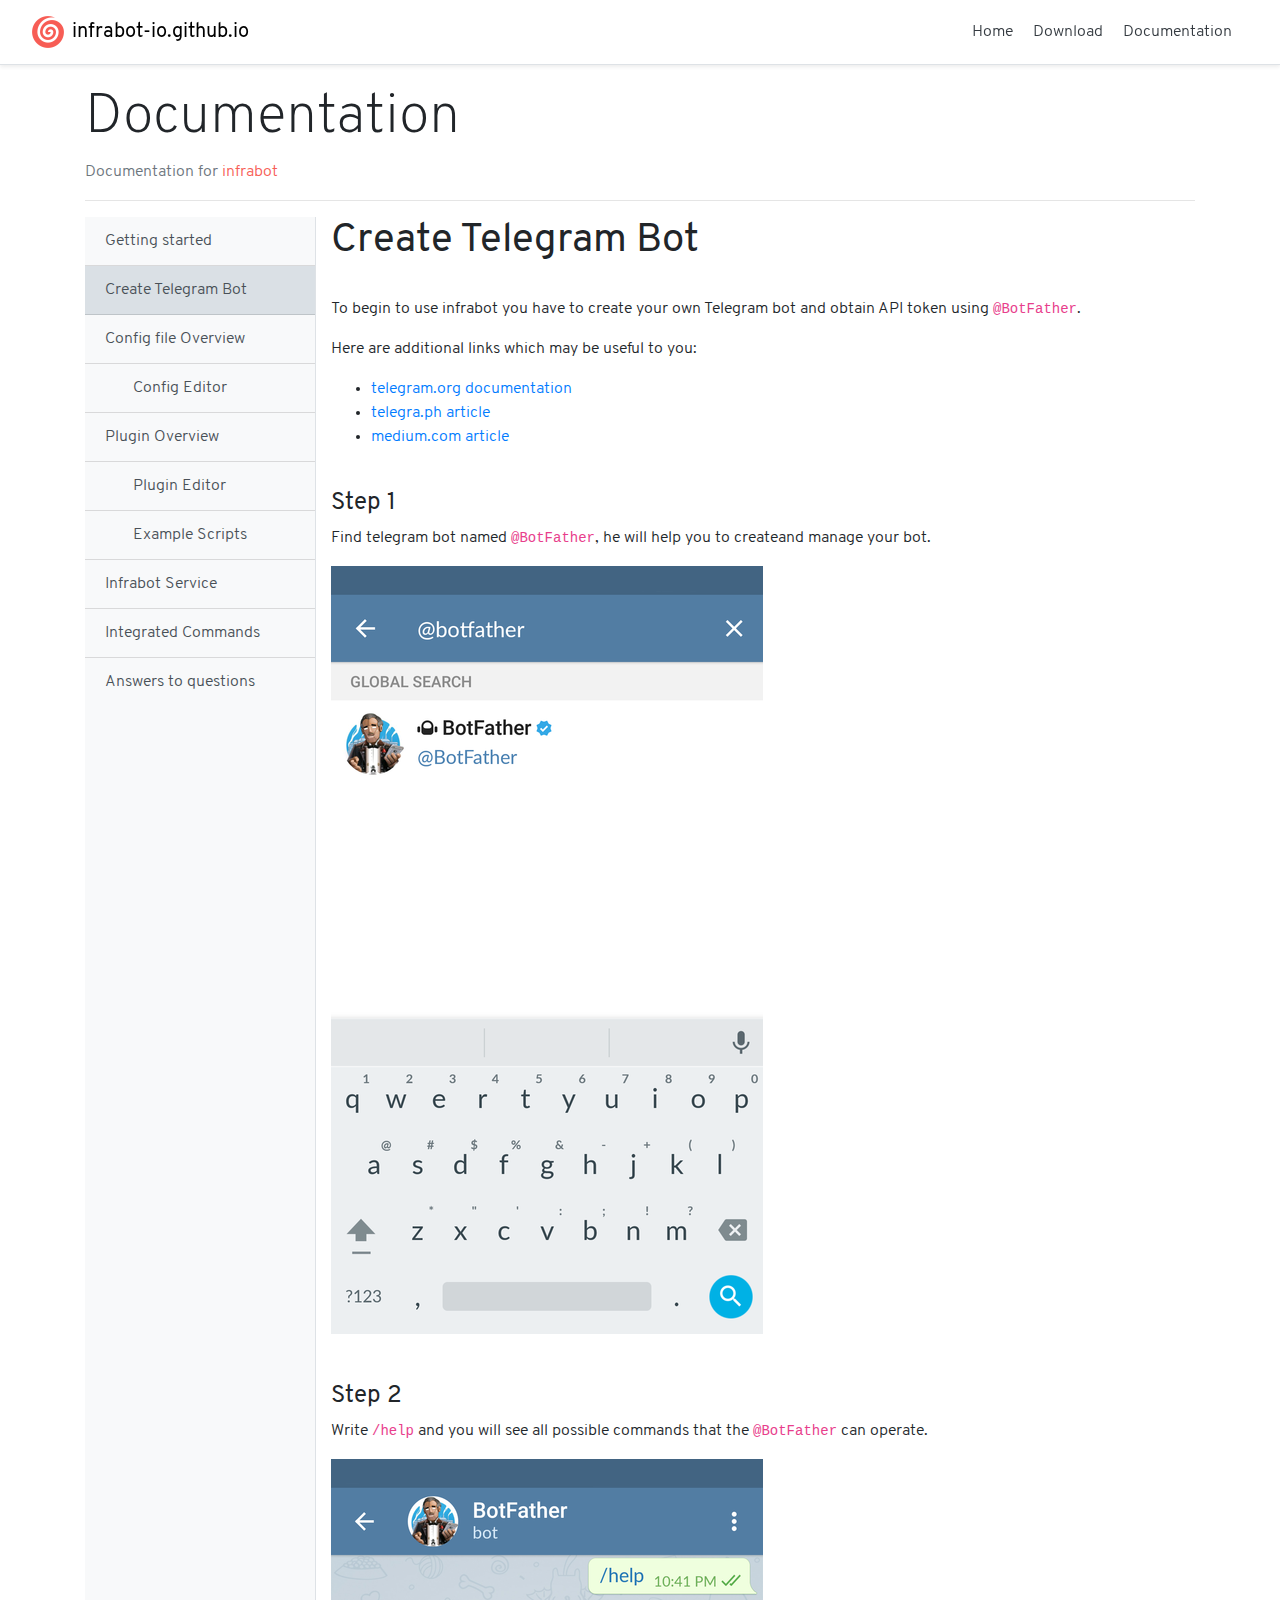
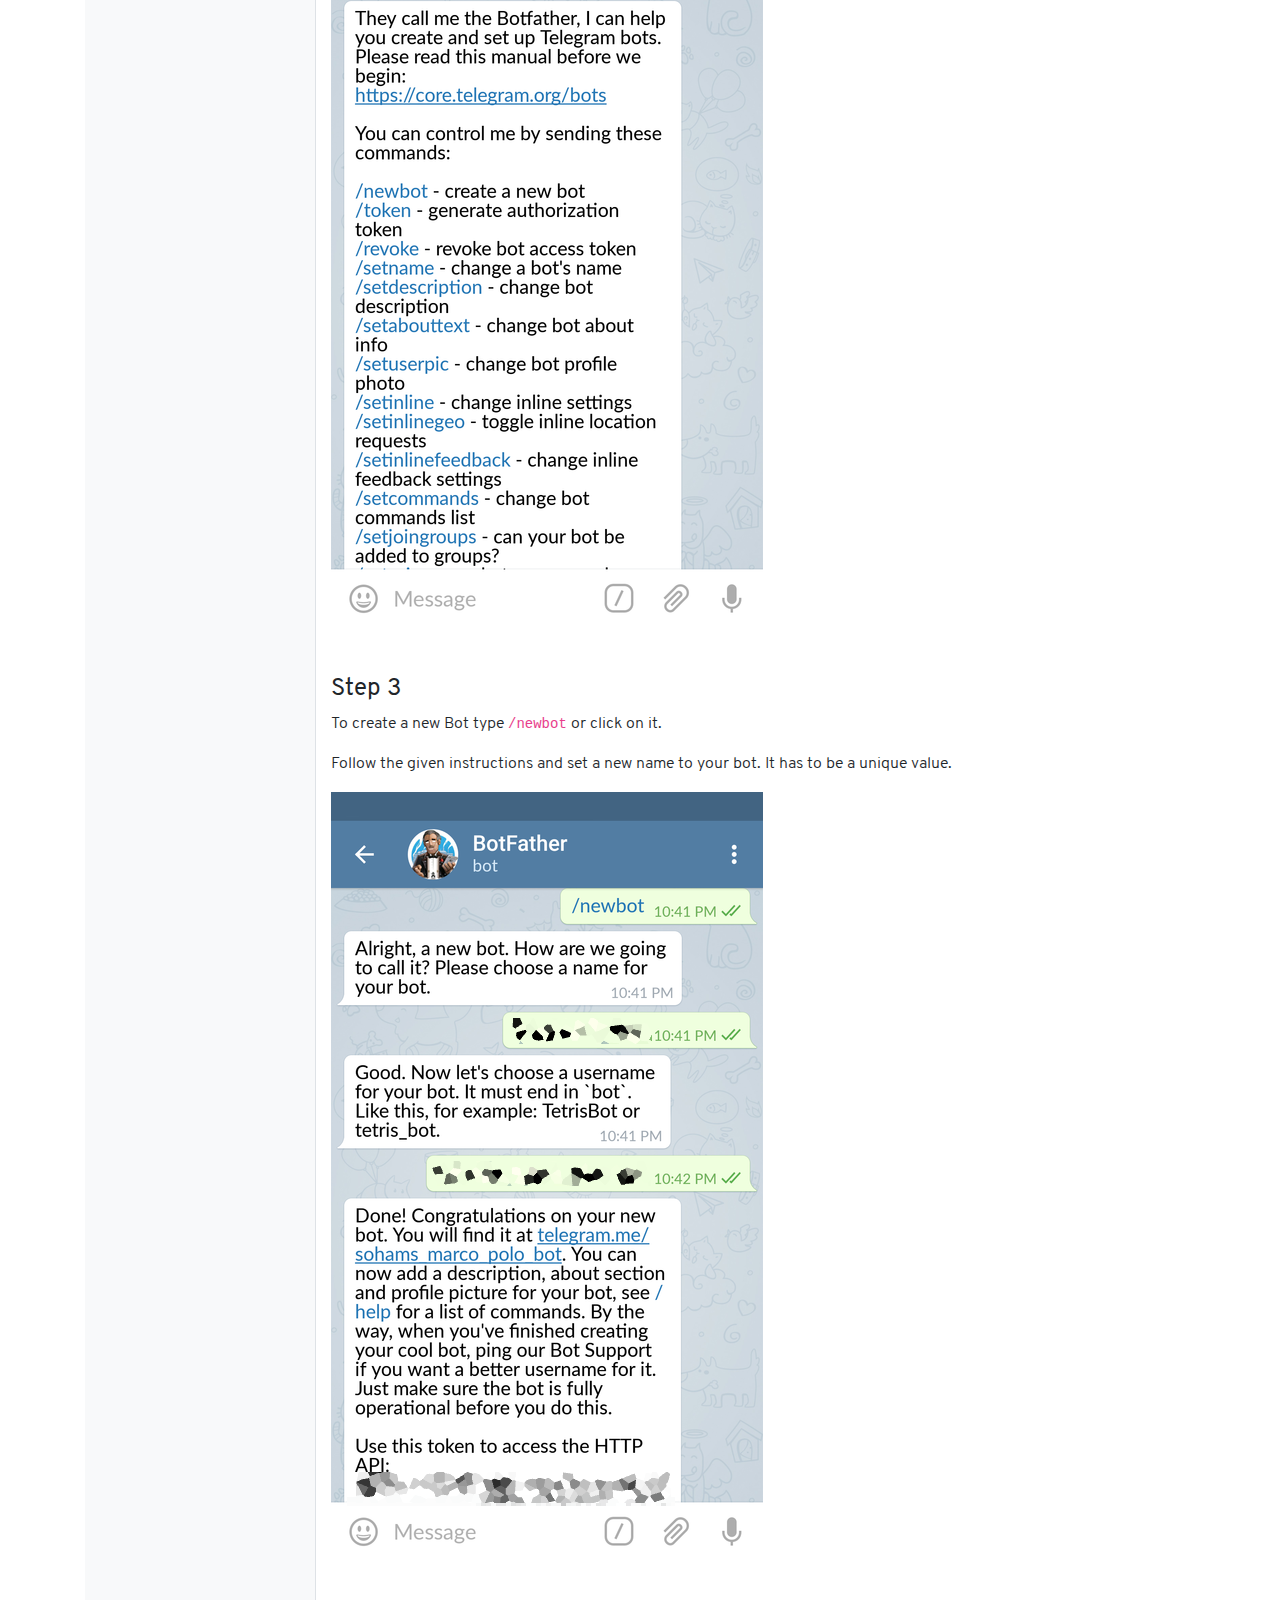
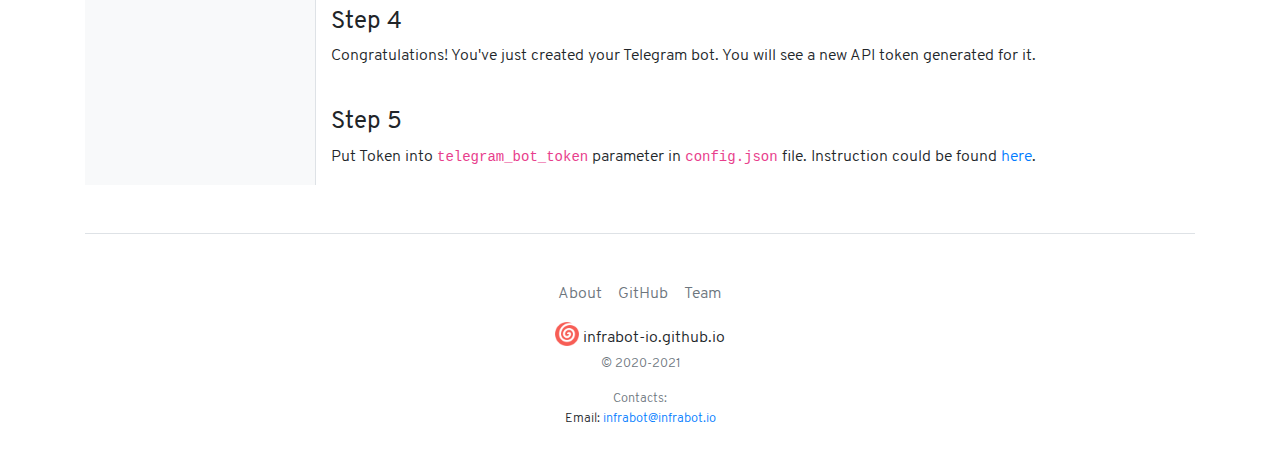
<file: documentation/createbot.html>
<!DOCTYPE html>
<html lang="en">

<head>
	<meta charset="utf-8">
	<meta name="viewport" content="width=device-width, initial-scale=1.0, maximum-scale=1.0, user-scalable=0">
	<meta name="description" content="infrabot-io.github.io - control your infrastructure using Telegram Bot">
	<meta name="author" content="Akshin Mustafayev">
	<meta name="generator" content="infrabot-io.github.io">
	<title>infrabot-io.github.io</title>
	<link rel="" href="https://infrabot-io.github.io/">

	<!-- Javascript CSS -->
	<script src="../js/jquery3.5.1.min.js" crossorigin="anonymous"></script>
	<!-- Bootstrap core CSS -->
	<link href="../css/bootstrap.min.css" rel="stylesheet" crossorigin="anonymous">
	<link href="../fonts/overpass/overpass.css" rel="stylesheet" crossorigin="anonymous" rel="preload">
	<!-- Favicons -->
	<link rel="apple-touch-icon" href="../img/logo.png" sizes="180x180">
	<link rel="icon" href="../img/logo.png" type="image/png">
	<link rel="manifest" href="../manifest/manifest.json">
	<link rel="icon" href="../img/logo.png">
	<meta name="theme-color" content="#F75D55">

	<!-- Custom styles-->
	<link href="../css/infrabot.css" rel="stylesheet">

	<!-- Custom scripts-->
	<script src="../js/scroll.js"></script>
</head>

<body>
	<a class="scroll-up-bar" id="toTop" href="javascript:goToTop()">
		<img class="scroll-up-bar-button" src="../img/up.png">
	</a>
	<header
		class="d-flex flex-column flex-md-row align-items-center p-3 px-md-4 mb-1 bg-white border-bottom shadow-sm fixed-top">
		<img class="mr-2 ml-2" src="../img/logo.png" alt="" width="32" height="32">
		<p class="h5 my-0 mr-md-auto"><a class="logo-link" href="../index.html">infrabot-io.github.io</a></p>
		<nav class="my-2 my-md-0 mr-md-3">
			<a class="p-2 text-dark" href="../index.html">Home</a>
			<a class="p-2 text-dark" href="../download.html">Download</a>
			<a class="p-2 text-dark" href="../documentation/gettingstarted.html">Documentation</a>
		</nav>
	</header>
	<div class="container body-container">
		<h1 id="top" class="display-4 mt-3 overflow-hidden">Documentation</h1>
		<p class="text-muted overflow-hidden">Documentation for <span class="text-infrabot">infrabot</span></p>
		<hr>
		<div class="d-flex" id="wrapper">
			<div class="bg-light border-right" id="sidebar-wrapper">
				<div class="list-group list-group-flush" style="width:230px;">
					<a href="../documentation/gettingstarted.html"
						class="list-group-item list-group-item-action bg-light" alt="Getting started">Getting
						started</a>
					<a href="../documentation/createbot.html"
						class="list-group-item list-group-item-action bg-light list-group-item-selected"
						alt="Configure Telegram Bo">Create Telegram Bot</a>
					<a href="../documentation/configoverview.html"
						class="list-group-item list-group-item-action bg-light" alt="Config file Overview">Config file
						Overview</a>
					<a href="../documentation/configeditor.html"
						class="list-group-item list-group-item-action bg-light pl-5" alt="Config Editor">Config
						Editor</a>
					<a href="../documentation/pluginoverview.html"
						class="list-group-item list-group-item-action bg-light" alt="Plugin Overview">Plugin
						Overview</a>
					<a href="../documentation/pluginoverviewedior.html"
						class="list-group-item list-group-item-action bg-light pl-5" alt="Plugin Overview">Plugin
						Editor</a>
					<a href="../documentation/examplescripts.html"
						class="list-group-item list-group-item-action bg-light pl-5" alt="Example Scripts">Example
						Scripts</a>
					<a href="../documentation/infrabotservice.html"
						class="list-group-item list-group-item-action bg-light" alt="Infrabot Service">Infrabot
						Service</a>
					<a href="../documentation/integratedcommands.html"
						class="list-group-item list-group-item-action bg-light" alt="Integrated Commands">Integrated
						Commands</a>
					<a href="../documentation/answerstoquestions.html"
						class="list-group-item list-group-item-action bg-light" alt="Answers to questions">Answers to
						questions</a>
				</div>
			</div>
			<div id="page-content-wrapper">
				<div class="container-fluid">
					<h1>Create Telegram Bot</h1>
					<br>
					<p>To begin to use infrabot you have to create your own Telegram bot and obtain API token using
						<code>@BotFather</code>.
					</p>
					<p>Here are additional links which may be useful to you:</p>
					<ul>
						<li><a href="https://core.telegram.org/bots" target="_blank" rel="noopener">telegram.org
								documentation</a></li>
						<li><a href="https://telegra.ph/Awesome-Telegram-Bot-11-11" target="_blank"
								rel="noopener">telegra.ph article</a></li>
						<li><a href="https://medium.com/shibinco/create-a-telegram-bot-using-botfather-and-get-the-api-token-900ba00e0f39"
								target="_blank" rel="noopener">medium.com article</a></li>
					</ul>
					<br>
					<h4>Step 1</h4>
					<p>Find telegram bot named <code>@BotFather</code>, he will help you to createand manage your
						bot.</p>
					<img class="img-fluid" src="../img/documentation/gettingstarted/1.png">
					<br><br><br>
					<h4>Step 2</h4>
					<p>Write <code>/help</code> and you will see all possible commands that the <code>@BotFather</code>
						can operate.
					</p>
					<img class="img-fluid" src="../img/documentation/gettingstarted/2.png">
					<br><br><br>
					<h4>Step 3</h4>
					<p>To create a new Bot type <code>/newbot</code> or click on it.</p>
					<p>Follow the given instructions and set a new name to your bot. It has to be a unique value.</p>
					<img class="img-fluid" src="../img/documentation/gettingstarted/3.png">
					<br><br><br>
					<h4>Step 4</h4>
					<p>Congratulations! You've just created your Telegram bot. You will see a new API token generated
						for it.</p>
					<br>
					<h4>Step 5</h4>
					<p>Put Token into <code>telegram_bot_token</code> parameter in <code>config.json</code> file.
						Instruction could be found <a href="../documentation/configoverview.html"
							alt="Config overview">here</a>.</p>
				</div>
			</div>
		</div>
		<footer class="pt-4 my-md-5 pt-md-5 border-top">
			<ul class="list-unstyled text-small mx-auto d-flex" style="width:180px;">
				<li><a class="text-muted m-2" href="../about.html">About</a></li>
				<li><a class="text-muted m-2" href="https://github.com/infrabot-io/infrabot" target="_blank"
						rel="noopener">GitHub</a></li>
				<li><a class="text-muted m-2" href="../team.html">Team</a></li>
			</ul>
			<div class="text-center">
				<img class="mb-2" src="../img/logo.png" alt="Logo" width="24" height="24"> infrabot-io.github.io
				<small class="d-block mb-3 text-muted">© 2020-2021</small>
				<small class="d-block text-muted">Contacts:</small>
				<small class="d-block mb-3">Email: <a
						href="mailto:infrabot@infrabot.io">infrabot@infrabot.io</a></small>
			</div>
		</footer>
	</div>
	<script src="../js/popper.min.js" crossorigin="anonymous"></script>
	<script src="../js/bootstrap.min.js" crossorigin="anonymous"></script>
</body>

</html>
</file>
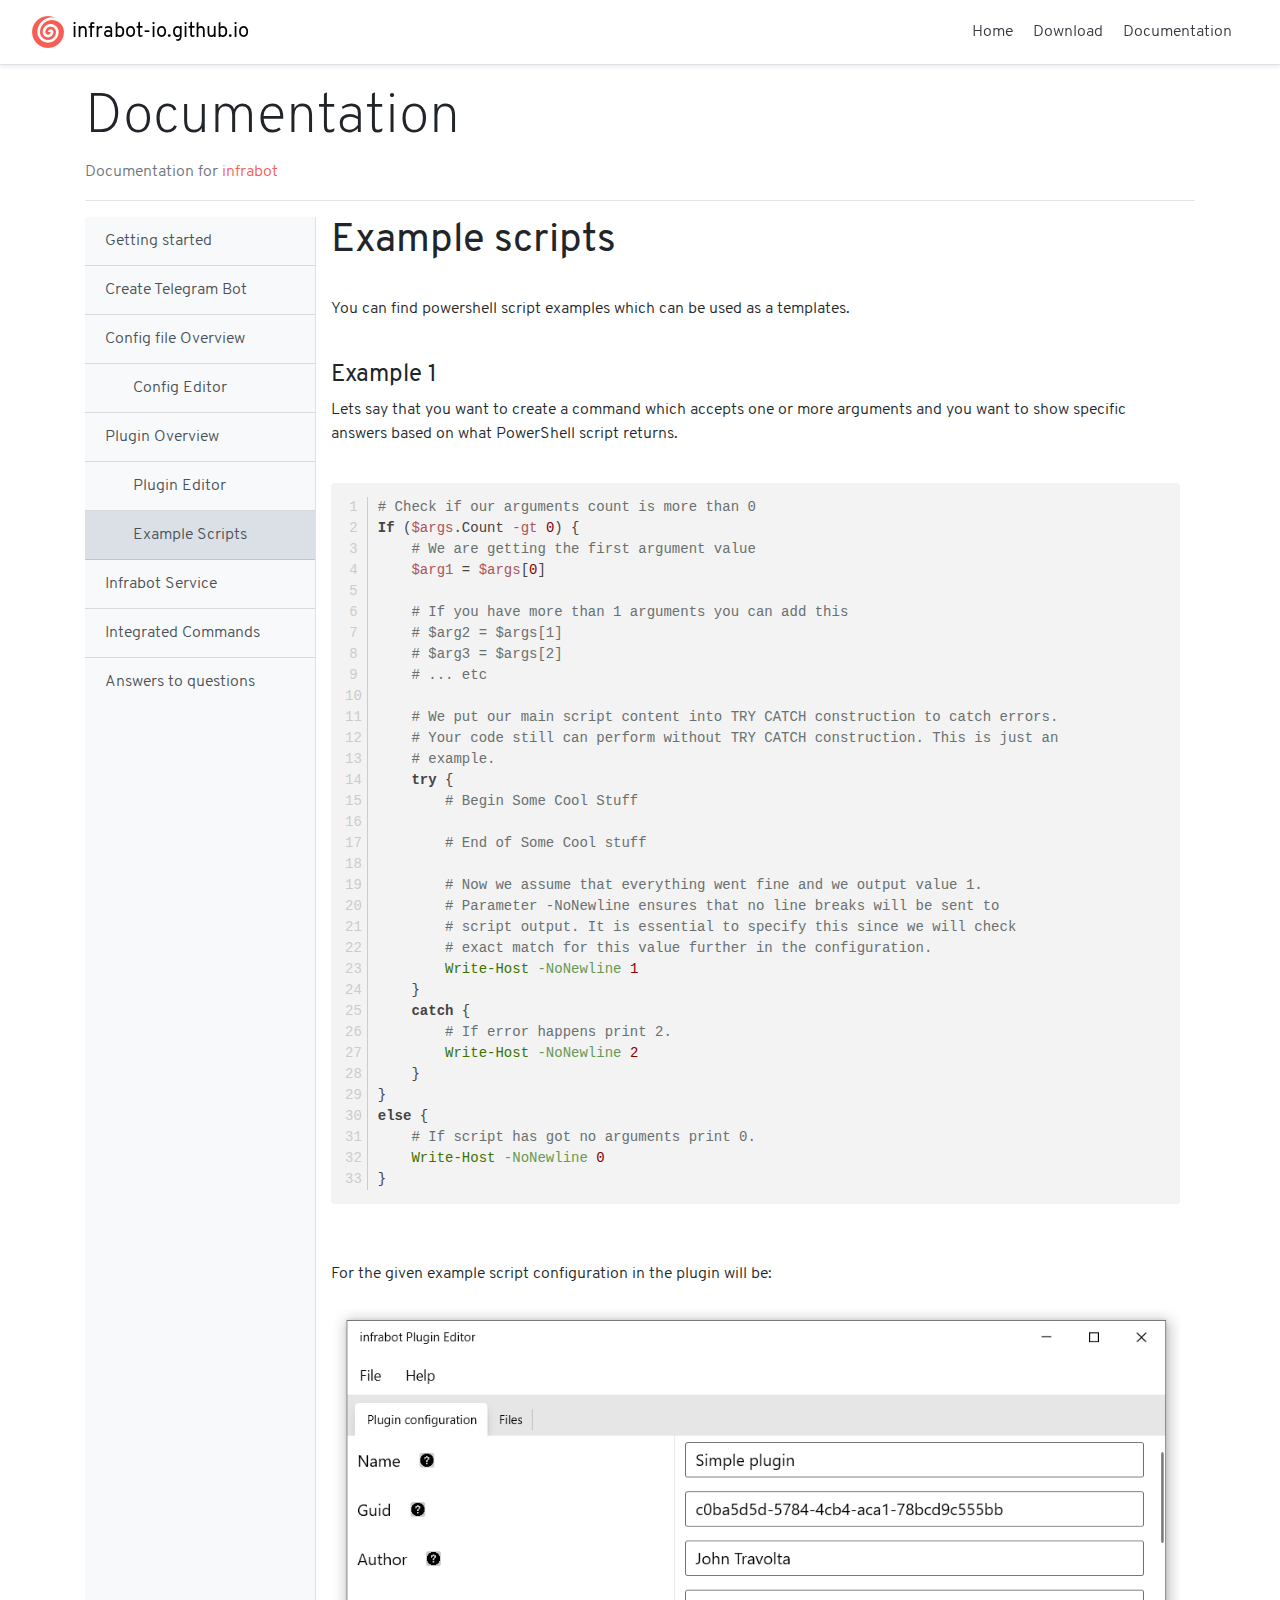
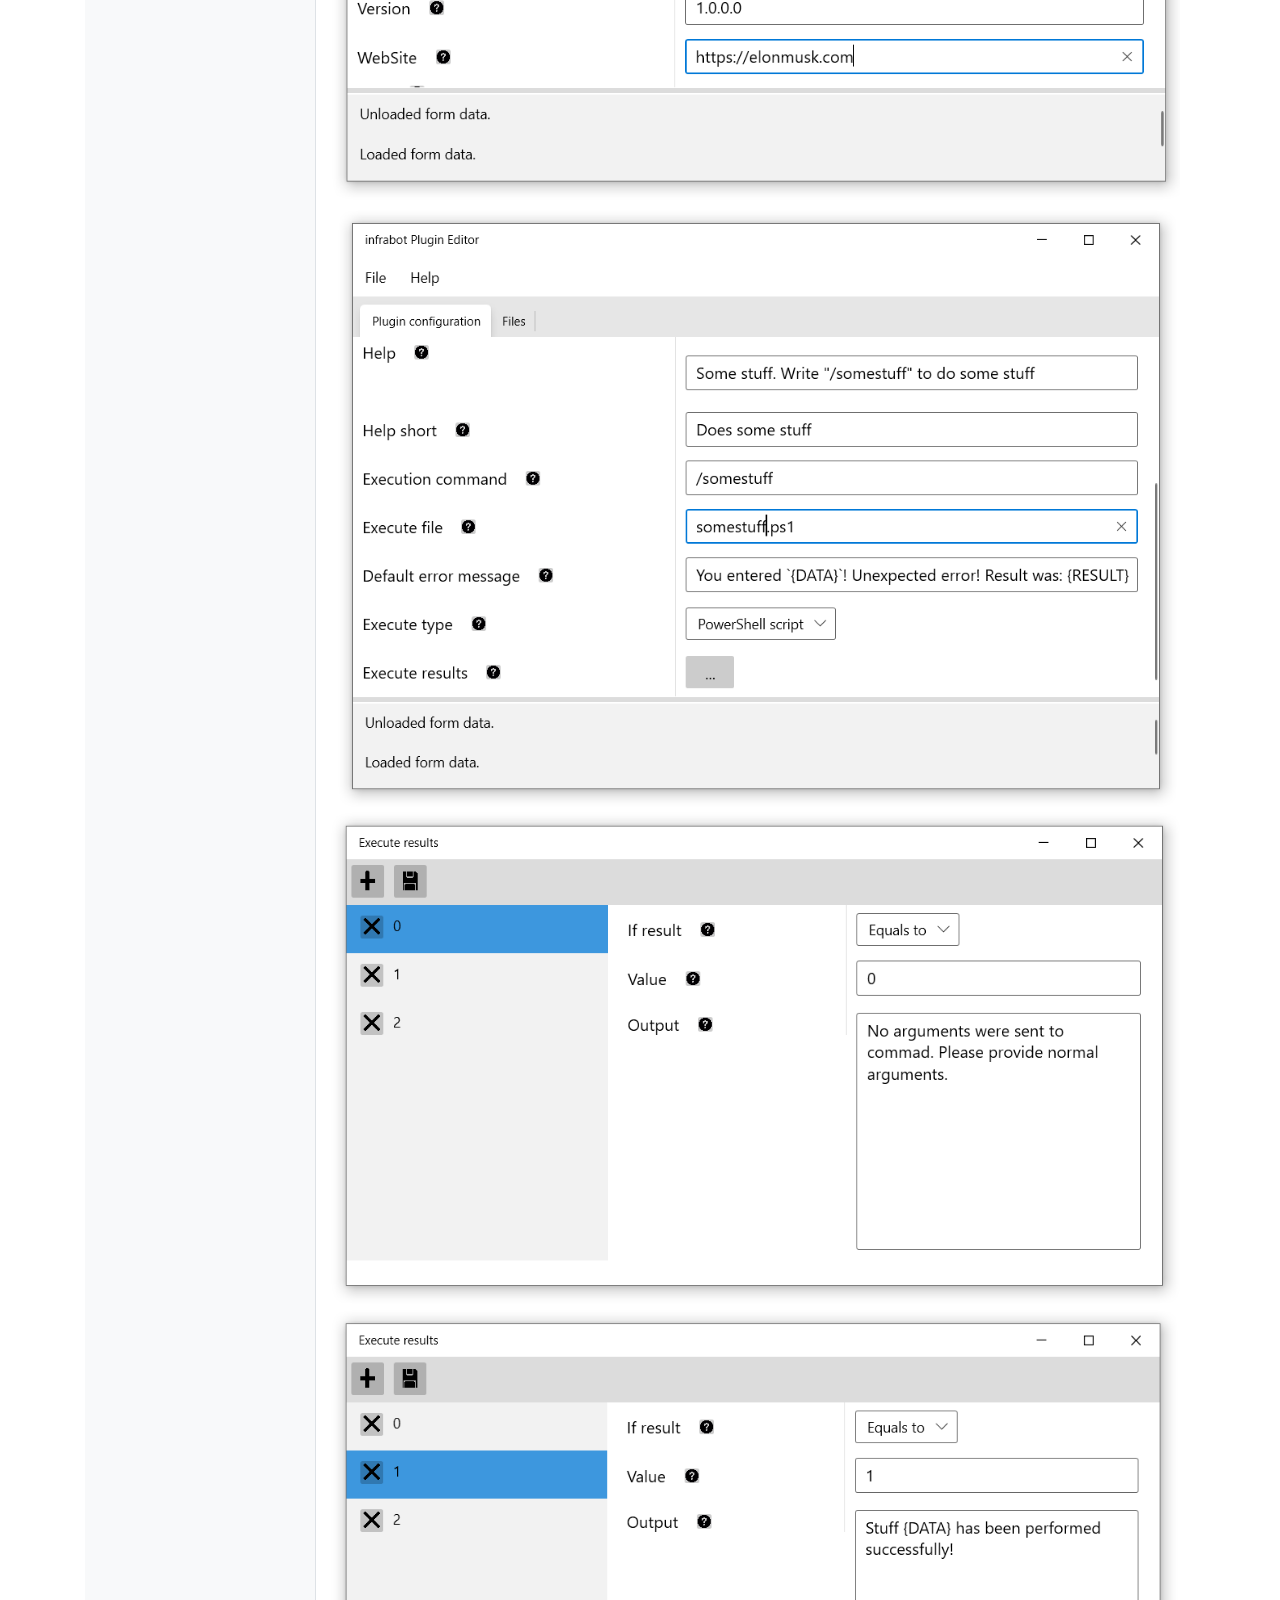
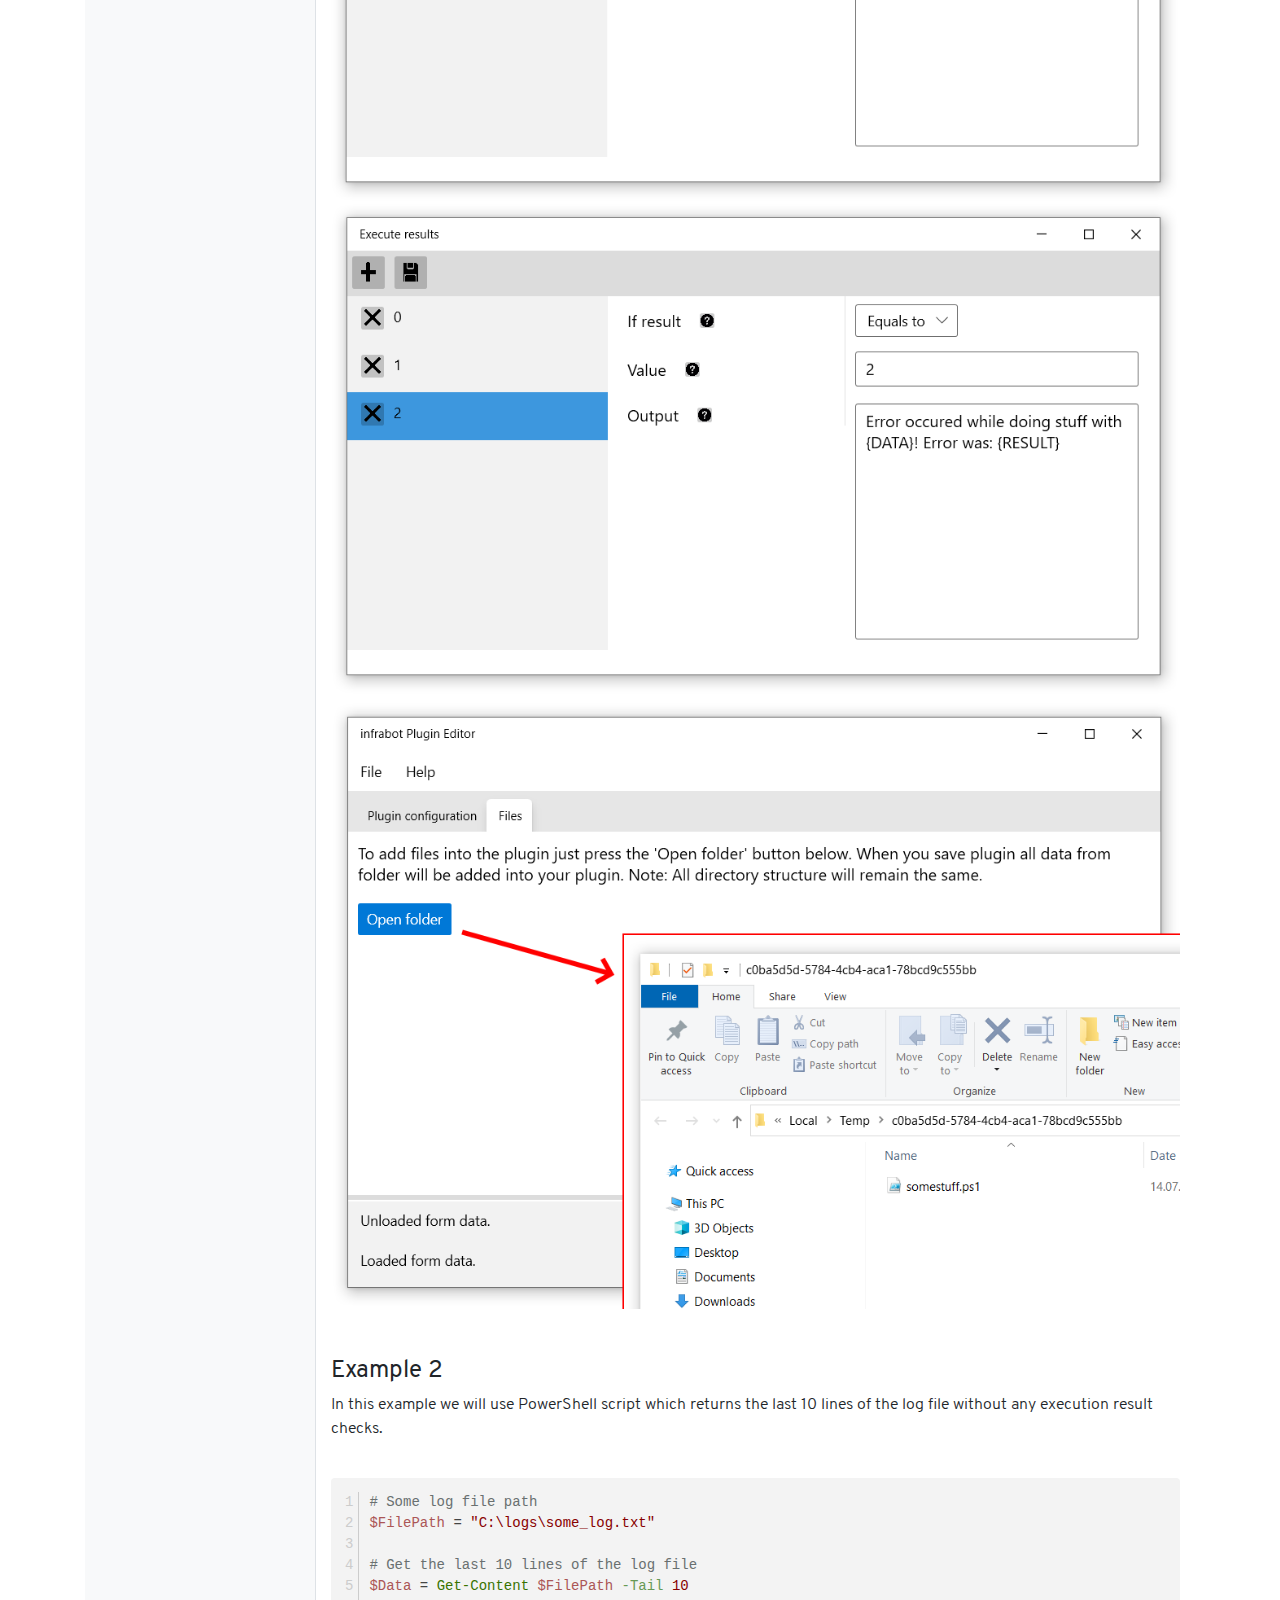
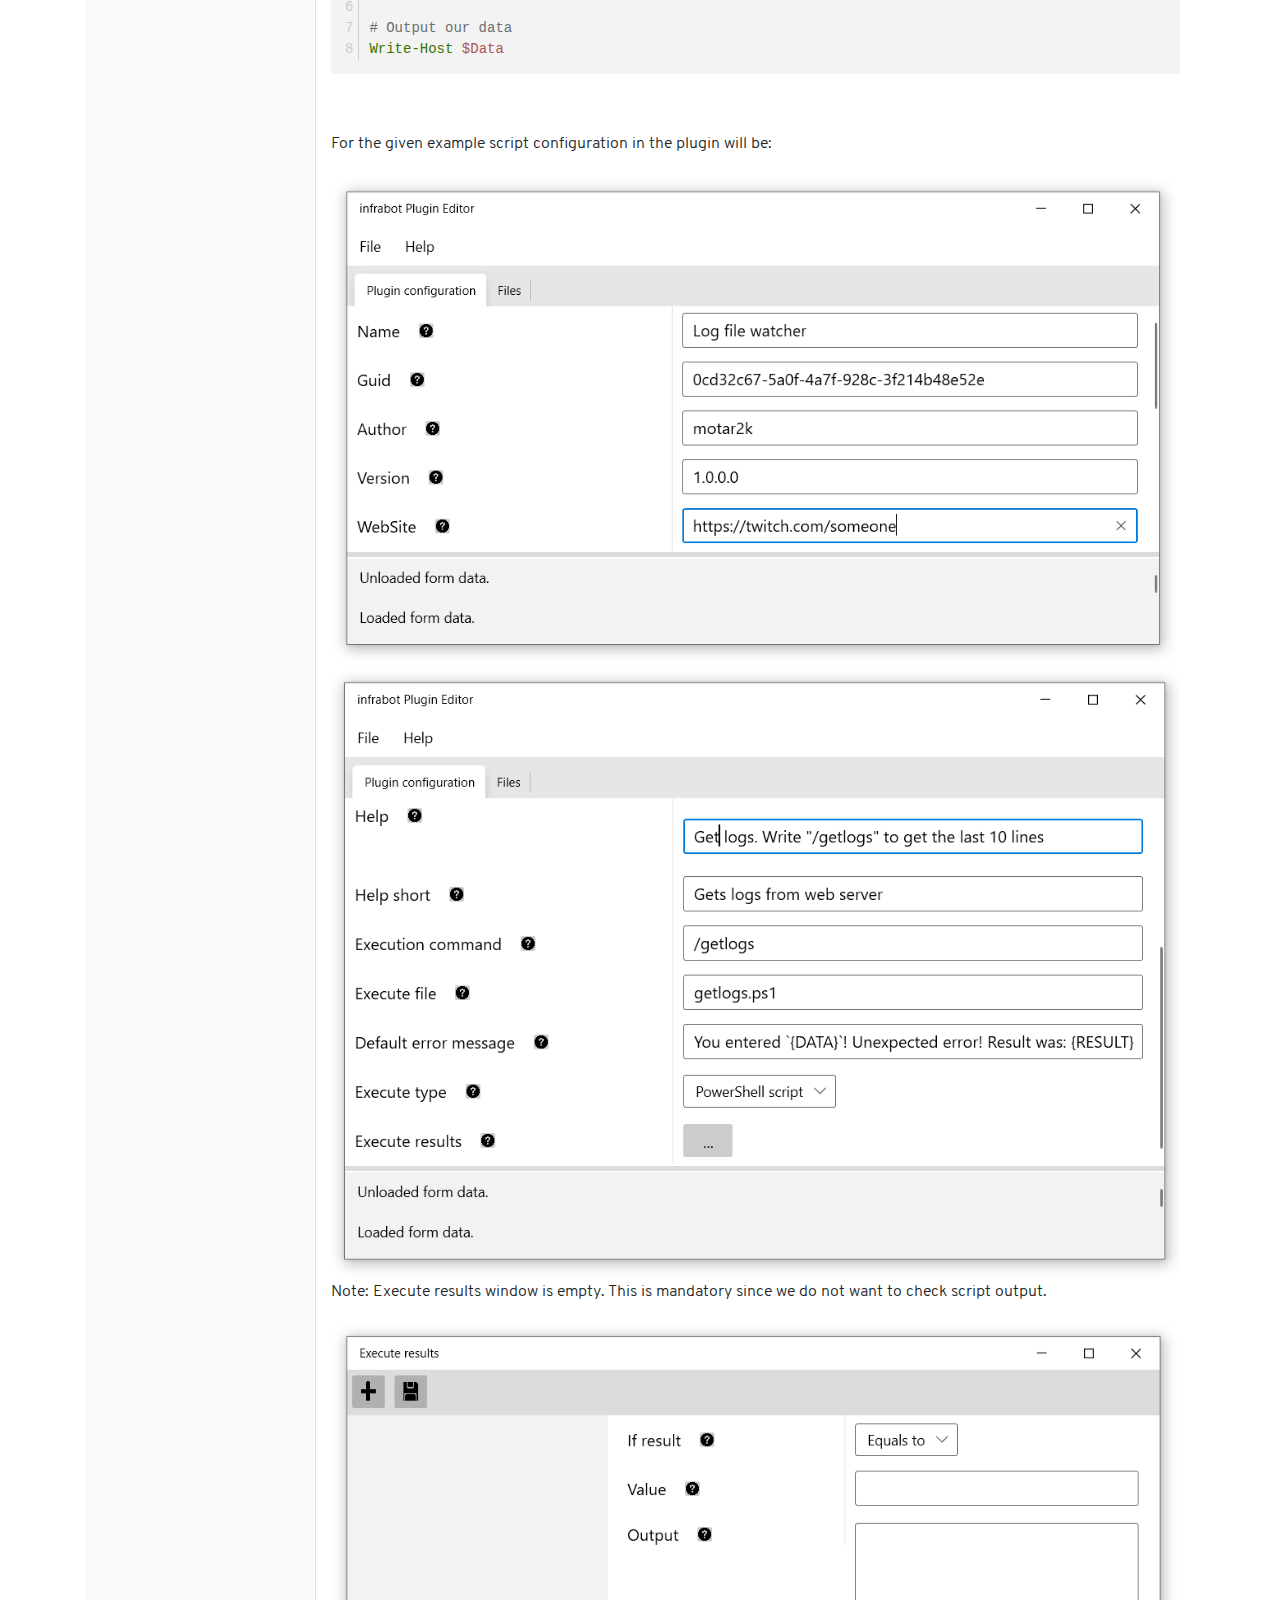
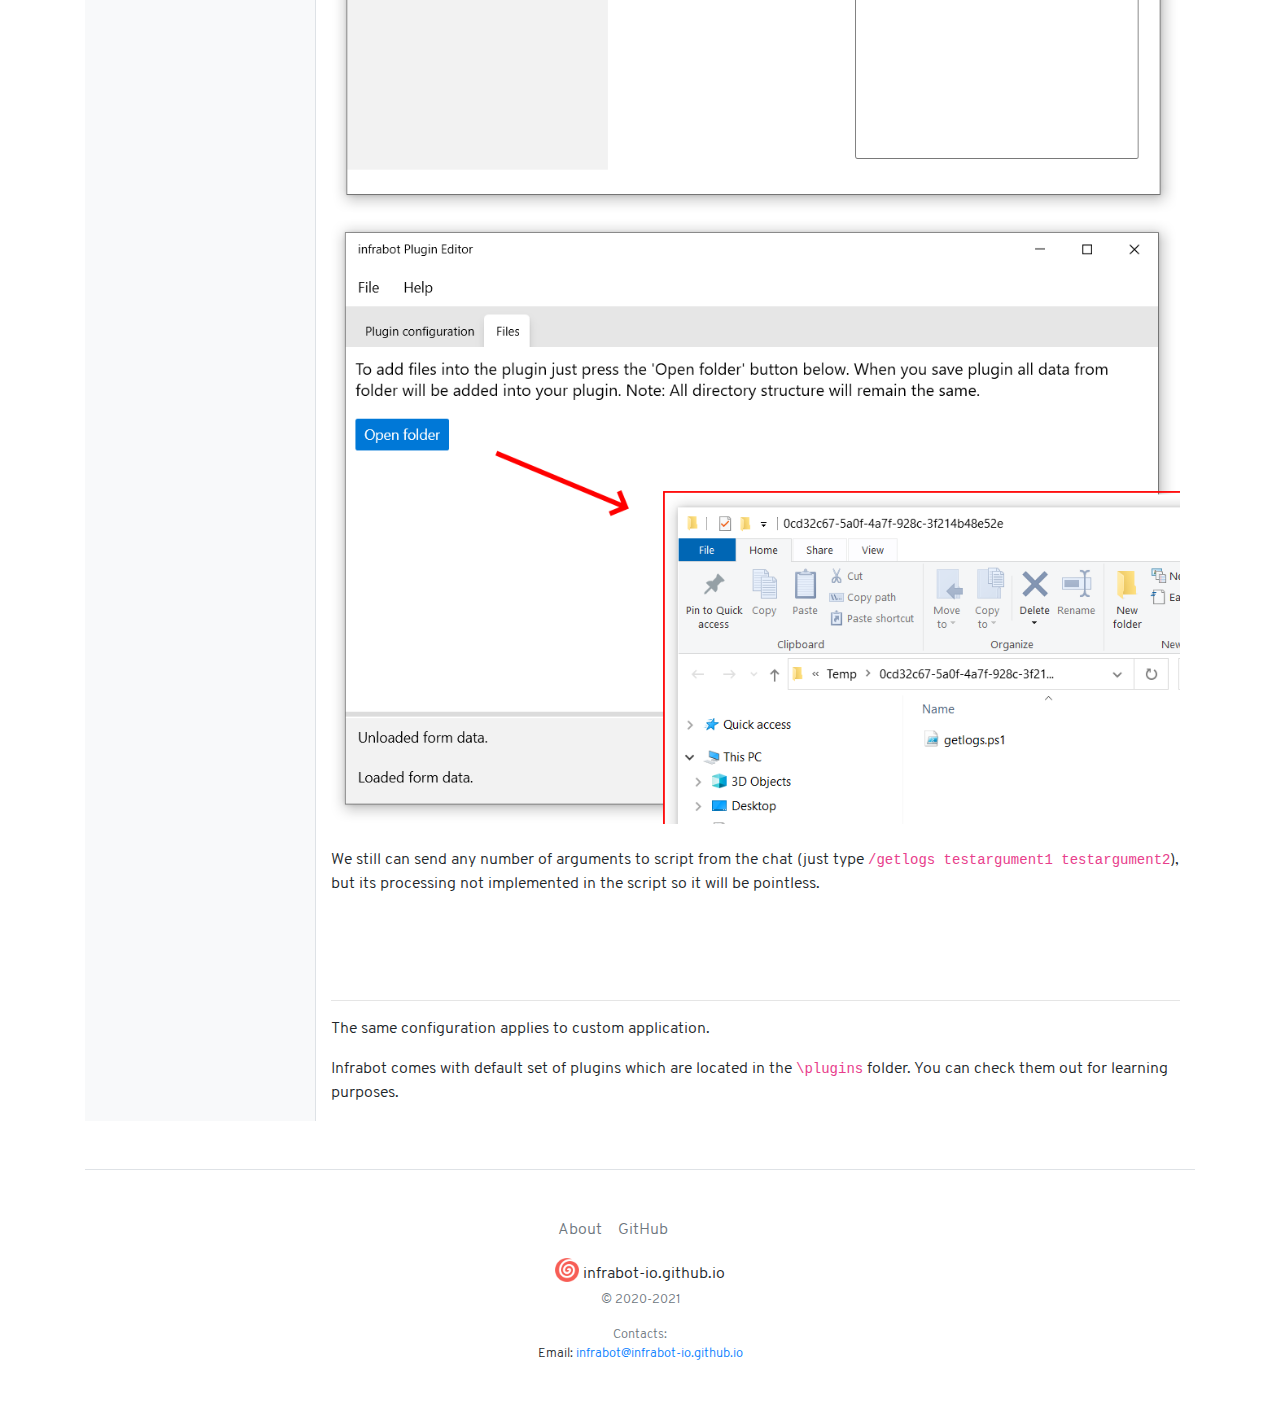
<file: documentation/examplescripts.html>
<!DOCTYPE html>
<html lang="en">

<head>
    <meta charset="utf-8">
    <meta name="viewport" content="width=device-width, initial-scale=1.0, maximum-scale=1.0, user-scalable=0">
    <meta name="description" content="infrabot-io.github.io - control your infrastructure using Telegram Bot">
    <meta name="author" content="Akshin Mustafayev">
    <meta name="generator" content="infrabot-io.github.io">
    <title>infrabot-io.github.io</title>
    <link rel="" href="https://infrabot-io.github.io/">

    <!-- Javascript CSS -->
    <script src="../js/jquery3.5.1.min.js" crossorigin="anonymous"></script>
    <!-- Bootstrap core CSS -->
    <link href="../css/bootstrap.min.css" rel="stylesheet" crossorigin="anonymous">
    <link href="../fonts/overpass/overpass.css" rel="stylesheet" crossorigin="anonymous" rel="preload">
    <!-- Favicons -->
    <link rel="apple-touch-icon" href="img/logo.png" sizes="180x180">
    <link rel="icon" href="../img/logo.png" type="image/png">
    <link rel="manifest" href="../manifest/manifest.json">
    <link rel="icon" href="../img/logo.png">
    <meta name="theme-color" content="#F75D55">
    <!-- Script Highlight -->
    <link rel="stylesheet" href="../css/default.min.css" crossorigin="anonymous">
    <script src="../js/highlight.min.js"></script>
    <script src="../js/powershell.min.js"></script>
    <script src="../js/dos.min.js"></script>
    <script src="../js/highlightjs-line-numbers.min.js"></script>
    <script>hljs.highlightAll();</script>
    <script>hljs.initLineNumbersOnLoad();</script>

    <!-- Custom styles-->
    <link href="../css/infrabot.css" rel="stylesheet">

    <!-- Custom scripts-->
    <script src="../js/scroll.js"></script>
</head>

<body>
    <a class="scroll-up-bar" id="toTop" href="javascript:goToTop()">
        <img class="scroll-up-bar-button" src="../img/up.png">
    </a>
    <header
        class="d-flex flex-column flex-md-row align-items-center p-3 px-md-4 mb-1 bg-white border-bottom shadow-sm fixed-top">
        <img class="mr-2 ml-2" src="../img/logo.png" alt="" width="32" height="32" alt="Logo">
        <p class="h5 my-0 mr-md-auto"><a class="logo-link" href="../index.html">infrabot-io.github.io</a></p>
        <nav class="my-2 my-md-0 mr-md-3">
            <a class="p-2 text-dark" href="../index.html">Home</a>
            <a class="p-2 text-dark" href="../download.html">Download</a>
            <a class="p-2 text-dark" href="../documentation/gettingstarted.html">Documentation</a>
        </nav>
    </header>
    <div class="container body-container">
        <h1 id="top" class="display-4 mt-3 overflow-hidden">Documentation</h1>
        <p class="text-muted overflow-hidden">Documentation for <span class="text-infrabot">infrabot</span></p>
        <hr>
        <div class="d-flex" id="wrapper">
            <div class="bg-light border-right" id="sidebar-wrapper">
                <div class="list-group list-group-flush" style="width:230px;">
                    <a href="../documentation/gettingstarted.html"
                        class="list-group-item list-group-item-action bg-light" alt="Getting started">Getting
                        started</a>
                    <a href="../documentation/createbot.html" class="list-group-item list-group-item-action bg-light"
                        alt="Configure Telegram Bo">Create Telegram Bot</a>
                    <a href="../documentation/configoverview.html"
                        class="list-group-item list-group-item-action bg-light" alt="Config file Overview">Config file
                        Overview</a>
                    <a href="../documentation/configeditor.html"
                        class="list-group-item list-group-item-action bg-light pl-5" alt="Config Editor">Config
                        Editor</a>
                    <a href="../documentation/pluginoverview.html"
                        class="list-group-item list-group-item-action bg-light" alt="Plugin Overview">Plugin
                        Overview</a>
                    <a href="../documentation/pluginoverviewedior.html"
                        class="list-group-item list-group-item-action bg-light pl-5" alt="Plugin Overview">Plugin
                        Editor</a>
                    <a href="../documentation/examplescripts.html"
                        class="list-group-item list-group-item-action bg-light pl-5 list-group-item-selected"
                        alt="Example Scripts">Example
                        Scripts</a>
                    <a href="../documentation/infrabotservice.html"
                        class="list-group-item list-group-item-action bg-light" alt="Infrabot Service">Infrabot
                        Service</a>
                    <a href="../documentation/integratedcommands.html"
                        class="list-group-item list-group-item-action bg-light" alt="Integrated Commands">Integrated
                        Commands</a>
                    <a href="../documentation/answerstoquestions.html"
                        class="list-group-item list-group-item-action bg-light" alt="Answers to questions">Answers to
                        questions</a>
                </div>
            </div>
            <div id="page-content-wrapper">
                <div class="container-fluid">
                    <h1>Example scripts</h1>
                    <br>
                    <p>You can find powershell script examples which can be used as a templates.</p>
                    <br>
                    <h4 id="example1">Example 1</h4>
                    <p>Lets say that you want to create a command which accepts one or more arguments and you want to
                        show specific answers based on what PowerShell script returns.</p>
                    <pre class="pre-break rounded">
			            	<code class="powershell hljs rounded"># Check if our arguments count is more than 0
If ($args.Count -gt 0) {
    # We are getting the first argument value
    $arg1 = $args[0]
    
    # If you have more than 1 arguments you can add this
    # $arg2 = $args[1]
    # $arg3 = $args[2]
    # ... etc
    
    # We put our main script content into TRY CATCH construction to catch errors.
    # Your code still can perform without TRY CATCH construction. This is just an
    # example.
    try {
        # Begin Some Cool Stuff
        
        # End of Some Cool stuff
        
        # Now we assume that everything went fine and we output value 1.
        # Parameter -NoNewline ensures that no line breaks will be sent to
        # script output. It is essential to specify this since we will check
        # exact match for this value further in the configuration.
        Write-Host -NoNewline 1
    }
    catch {
    	# If error happens print 2.
        Write-Host -NoNewline 2
    }
}
else {
    # If script has got no arguments print 0.
    Write-Host -NoNewline 0
}
							</code>
			            </pre>
                    <p>For the given example script configuration in the plugin will be:</p>
                    <img class="img-fluid" src="../img/documentation/examplescripts/example1_1.png">
                    <img class="img-fluid" src="../img/documentation/examplescripts/example1_2.png">
                    <img class="img-fluid" src="../img/documentation/examplescripts/example1_3.png">
                    <img class="img-fluid" src="../img/documentation/examplescripts/example1_4.png">
                    <img class="img-fluid" src="../img/documentation/examplescripts/example1_5.png">
                    <img class="img-fluid" src="../img/documentation/examplescripts/example1_6.png">
                    <br><br><br>
                    <h4 id="example2">Example 2</h4>
                    <p>In this example we will use PowerShell script which returns the last 10 lines of the log file
                        without any execution result checks.</p>
                    <pre class="pre-break rounded">
			            	<code class="powershell hljs rounded"># Some log file path
$FilePath = "C:\logs\some_log.txt"

# Get the last 10 lines of the log file
$Data = Get-Content $FilePath -Tail 10

# Output our data
Write-Host $Data
							</code>
			            </pre>
                    <p>For the given example script configuration in the plugin will be:</p>
                    <img class="img-fluid" src="../img/documentation/examplescripts/example2_1.png">
                    <img class="img-fluid" src="../img/documentation/examplescripts/example2_2.png">
                    <p>Note: Execute results window is empty. This is mandatory since we do not want to check script
                        output.</p>
                    <img class="img-fluid" src="../img/documentation/examplescripts/example2_3.png">
                    <img class="img-fluid" src="../img/documentation/examplescripts/example2_4.png">
                    <br><br>
                    <p>We still can send any number of arguments to script from the chat (just type
                        <code>/getlogs testargument1 testargument2</code>), but its processing
                        not implemented in the script so it will be pointless.
                    </p>
                    <br>
                    <br><br>
                    <hr>
                    <p>The same configuration applies to custom application.</p>
                    <p>Infrabot comes with default set of plugins which are located in the
                        <code>\plugins</code> folder. You can check them out for learning
                        purposes.
                    </p>
                </div>
            </div>
        </div>
        <footer class="pt-4 my-md-5 pt-md-5 border-top">
            <ul class="list-unstyled text-small mx-auto d-flex" style="width:180px;">
                <li><a class="text-muted m-2" href="../about.html">About</a></li>
                <li><a class="text-muted m-2" href="https://github.com/infrabot-io/infrabot" target="_blank"
                        rel="noopener">GitHub</a></li>
            </ul>
            <div class="text-center">
                <img class="mb-2" src="../img/logo.png" alt="Logo" width="24" height="24"> infrabot-io.github.io
                <small class="d-block mb-3 text-muted">© 2020-2021</small>
                <small class="d-block text-muted">Contacts:</small>
                <small class="d-block mb-3">Email: <a
                        href="mailto:infrabot@infrabot.io">infrabot@infrabot-io.github.io</a></small>
            </div>
        </footer>
    </div>
    <script src="../js/popper.min.js" crossorigin="anonymous"></script>
    <script src="../js/bootstrap.min.js" crossorigin="anonymous"></script>
</body>

</html>
</file>
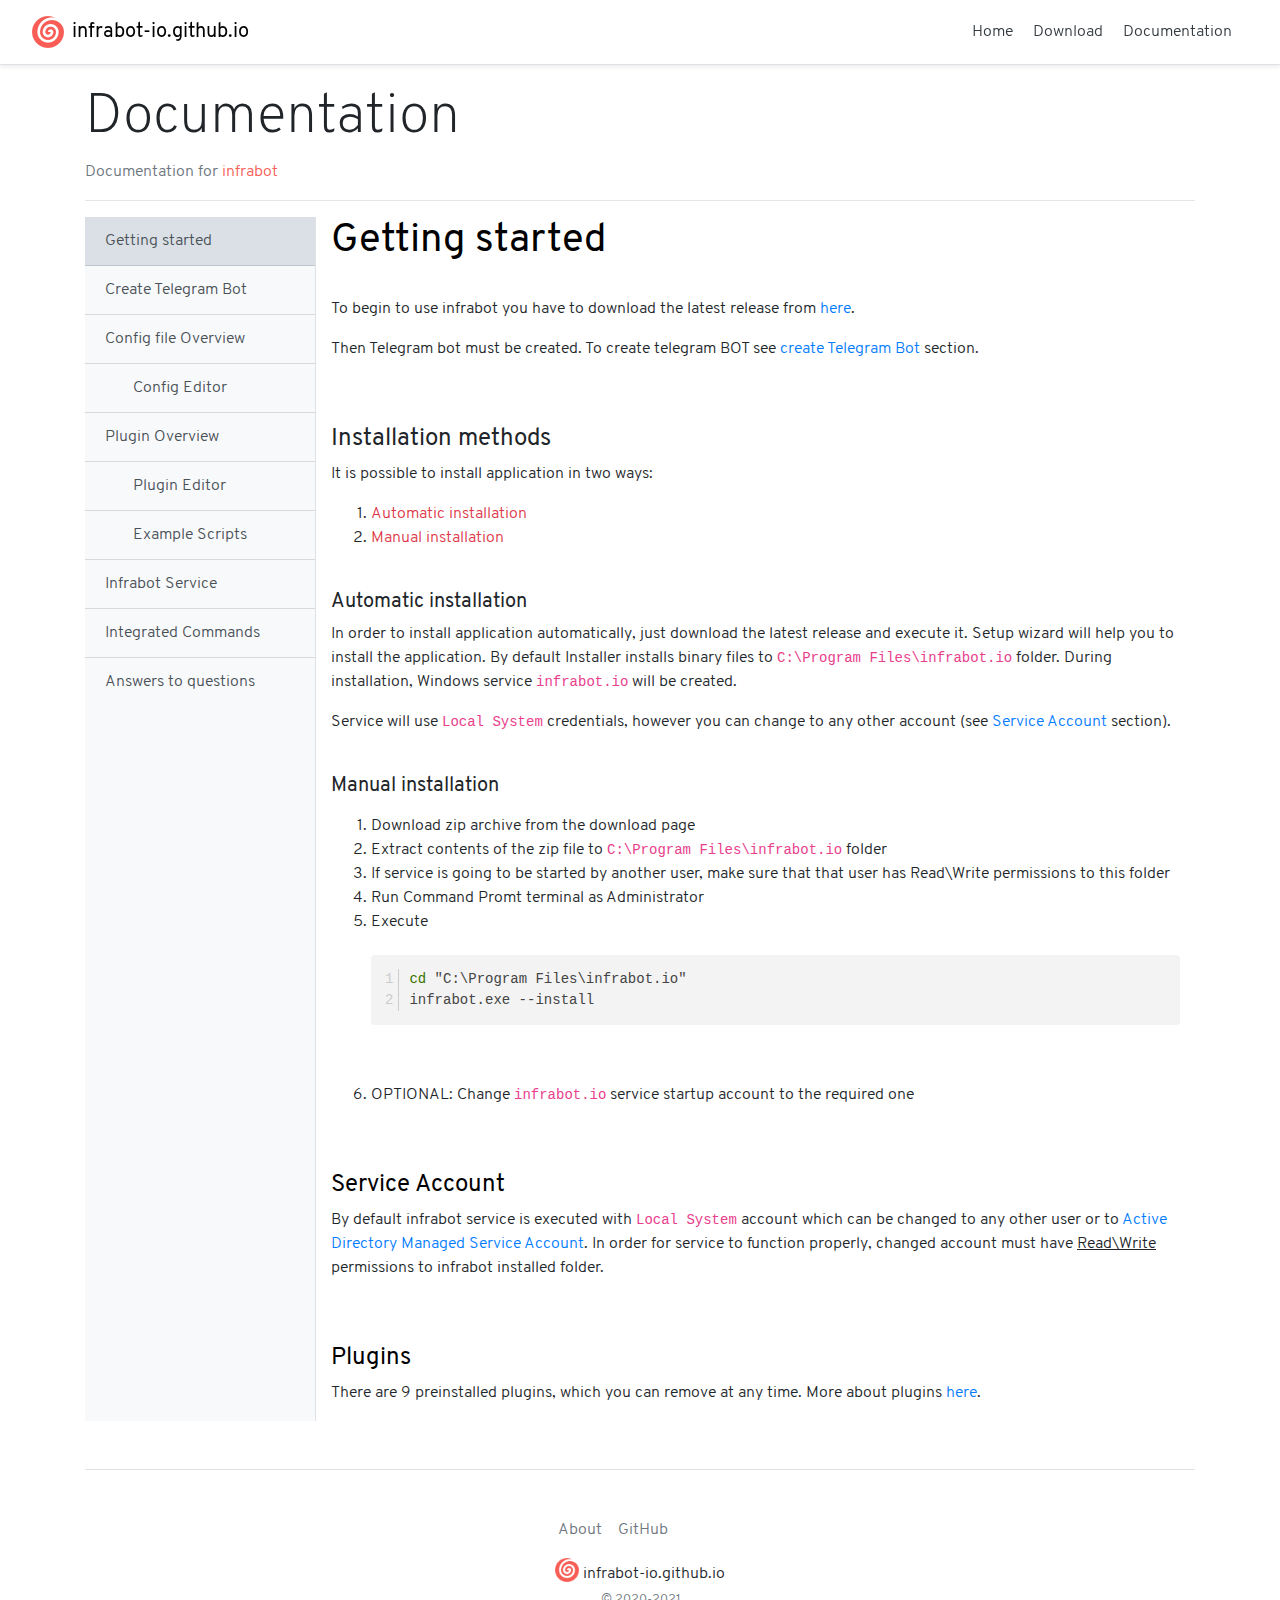
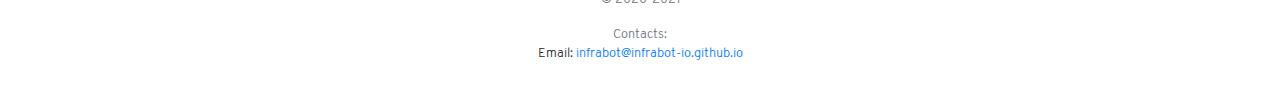
<file: documentation/gettingstarted.html>
<!DOCTYPE html>
<html lang="en">

<head>
    <meta charset="utf-8">
    <meta name="viewport" content="width=device-width, initial-scale=1.0, maximum-scale=1.0, user-scalable=0">
    <meta name="description" content="infrabot-io.github.io - control your infrastructure using Telegram Bot">
    <meta name="author" content="Akshin Mustafayev">
    <meta name="generator" content="infrabot-io.github.io">
    <title>infrabot-io.github.io</title>
    <link rel="" href="https://infrabot-io.github.io/">

    <!-- Javascript CSS -->
    <script src="../js/jquery3.5.1.min.js" crossorigin="anonymous"></script>
    <!-- Bootstrap core CSS -->
    <link href="../css/bootstrap.min.css" rel="stylesheet" crossorigin="anonymous">
    <link href="../fonts/overpass/overpass.css" rel="stylesheet" crossorigin="anonymous" rel="preload">
    <!-- Favicons -->
    <link rel="apple-touch-icon" href="img/logo.png" sizes="180x180">
    <link rel="icon" href="../img/logo.png" type="image/png">
    <link rel="manifest" href="../manifest/manifest.json">
    <link rel="icon" href="../img/logo.png">
    <meta name="theme-color" content="#F75D55">
    <!-- Script Highlight -->
    <link rel="stylesheet" href="../css/default.min.css" crossorigin="anonymous">
    <script src="../js/highlight.min.js"></script>
    <script src="../js/powershell.min.js"></script>
    <script src="../js/dos.min.js"></script>
    <script src="../js/highlightjs-line-numbers.min.js"></script>
    <script>hljs.highlightAll();</script>
    <script>hljs.initLineNumbersOnLoad();</script>

    <!-- Custom styles-->
    <link href="../css/infrabot.css" rel="stylesheet">

    <!-- Custom scripts-->
    <script src="../js/scroll.js"></script>
</head>

<body>
    <a class="scroll-up-bar" id="toTop" href="javascript:goToTop()">
        <img class="scroll-up-bar-button" src="../img/up.png">
    </a>
    <header
        class="d-flex flex-column flex-md-row align-items-center p-3 px-md-4 mb-1 bg-white border-bottom shadow-sm fixed-top">
        <img class="mr-2 ml-2" src="../img/logo.png" alt="" width="32" height="32" alt="Logo">
        <p class="h5 my-0 mr-md-auto"><a class="logo-link" href="../index.html">infrabot-io.github.io</a></p>
        <nav class="my-2 my-md-0 mr-md-3">
            <a class="p-2 text-dark" href="../index.html">Home</a>
            <a class="p-2 text-dark" href="../download.html">Download</a>
            <a class="p-2 text-dark" href="../documentation/gettingstarted.html">Documentation</a>
        </nav>
    </header>
    <div class="container body-container">
        <h1 id="top" class="display-4 mt-3 overflow-hidden">Documentation</h1>
        <p class="text-muted overflow-hidden">Documentation for <span class="text-infrabot">infrabot</span></p>
        <hr>
        <div class="d-flex" id="wrapper">
            <div class="bg-light border-right" id="sidebar-wrapper">
                <div class="list-group list-group-flush" style="width:230px;">
                    <a href="../documentation/gettingstarted.html"
                        class="list-group-item list-group-item-action bg-light list-group-item-selected"
                        alt="Getting started">Getting
                        started</a>
                    <a href="../documentation/createbot.html" class="list-group-item list-group-item-action bg-light"
                        alt="Configure Telegram Bo">Create Telegram Bot</a>
                    <a href="../documentation/configoverview.html"
                        class="list-group-item list-group-item-action bg-light" alt="Config file Overview">Config file
                        Overview</a>
                    <a href="../documentation/configeditor.html"
                        class="list-group-item list-group-item-action bg-light pl-5" alt="Config Editor">Config
                        Editor</a>
                    <a href="../documentation/pluginoverview.html"
                        class="list-group-item list-group-item-action bg-light" alt="Plugin Overview">Plugin
                        Overview</a>
                    <a href="../documentation/pluginoverviewedior.html"
                        class="list-group-item list-group-item-action bg-light pl-5" alt="Plugin Overview">Plugin
                        Editor</a>
                    <a href="../documentation/examplescripts.html"
                        class="list-group-item list-group-item-action bg-light pl-5" alt="Example Scripts">Example
                        Scripts</a>
                    <a href="../documentation/infrabotservice.html"
                        class="list-group-item list-group-item-action bg-light" alt="Infrabot Service">Infrabot
                        Service</a>
                    <a href="../documentation/integratedcommands.html"
                        class="list-group-item list-group-item-action bg-light" alt="Integrated Commands">Integrated
                        Commands</a>
                    <a href="../documentation/answerstoquestions.html"
                        class="list-group-item list-group-item-action bg-light" alt="Answers to questions">Answers to
                        questions</a>
                </div>
            </div>
            <div id="page-content-wrapper">
                <div class="container-fluid">
                    <a class="anchor-link-header" href="#gettingstarted">
                        <h1 id="gettingstarted">Getting started</h1>
                    </a>
                    <br>
                    <p>To begin to use infrabot you have to download the latest release from <a
                            href="../download.html">here</a>.</p>
                    <p>Then Telegram bot must be created. To create telegram BOT see
                        <a href="../documentation/createbot.html">create Telegram Bot</a> section.
                    </p>
                    <br><br>
                    <h4 id="installationmethods">Installation methods</h4>
                    <p>It is possible to install application in two ways:</p>
                    <ol>
                        <li><a class="anchor-link" href="#automaticinstallation">Automatic installation</a></li>
                        <li><a class="anchor-link" href="#manualinstallation">Manual installation</a></li>
                    </ol>
                    <br>
                    <h5 id="automaticinstallation">Automatic installation</h5>
                    <p>In order to install application automatically, just download the latest release and execute it.
                        Setup wizard will help you to install the application. By default Installer
                        installs binary files to <code>C:\Program Files\infrabot.io</code> folder.
                        During installation, Windows service <code>infrabot.io</code> will be created.</p>
                    <p> Service will use <code>Local System</code> credentials, however you can change to any other
                        account (see <a href="#serviceaccount">Service Account</a> section).</p>
                    <br>
                    <h5 id="manualinstallation">Manual installation</h5>
                    <p>
                    <ol>
                        <li>Download zip archive from the download page</li>
                        <li>Extract contents of the zip file to <code>C:\Program Files\infrabot.io</code> folder</li>
                        <li>If service is going to be started by another user, make sure that that user has Read\Write
                            permissions to this folder</li>
                        <li>Run Command Promt terminal as Administrator</li>
                        <li>
                            Execute
                            <br>
                            <pre class="pre-break rounded">
										<code class="dos hljs rounded">cd "C:\Program Files\infrabot.io"
infrabot.exe --install
									</code>
								</pre>
                        </li>
                        <li>OPTIONAL: Change <code>infrabot.io</code> service startup account to the required one</li>
                    </ol>
                    </p>
                    <br><br>
                    <a class="anchor-link-header" href="#serviceaccount">
                        <h4 id="serviceaccount">Service Account</h4>
                    </a>
                    <p>By default infrabot service is executed with <code>Local System</code> account which can be
                        changed to any other user
                        or to <a
                            href="https://docs.microsoft.com/en-us/windows-server/security/group-managed-service-accounts/group-managed-service-accounts-overview"
                            target="_blank" rel="noopener">Active Directory Managed Service Account</a>. In order for
                        service to function properly, changed
                        account must have <u>Read\Write</u> permissions to infrabot installed folder.</p>
                    <br><br>
                    <a class="anchor-link-header" href="#plugins">
                        <h4 id="plugins">Plugins</h4>
                    </a>
                    <p>There are 9 preinstalled plugins, which you can remove at any time. More about plugins <a
                            href="../documentation/pluginoverview.html">here</a>.</p>
                </div>
            </div>
        </div>
        <footer class="pt-4 my-md-5 pt-md-5 border-top">
            <ul class="list-unstyled text-small mx-auto d-flex" style="width:180px;">
                <li><a class="text-muted m-2" href="../about.html">About</a></li>
                <li><a class="text-muted m-2" href="https://github.com/infrabot-io/infrabot" target="_blank"
                        rel="noopener">GitHub</a></li>
            </ul>
            <div class="text-center">
                <img class="mb-2" src="../img/logo.png" alt="Logo" width="24" height="24"> infrabot-io.github.io
                <small class="d-block mb-3 text-muted">© 2020-2021</small>
                <small class="d-block text-muted">Contacts:</small>
                <small class="d-block mb-3">Email: <a
                        href="mailto:infrabot@infrabot.io">infrabot@infrabot-io.github.io</a></small>
            </div>
        </footer>
    </div>
    <script src="../js/popper.min.js" crossorigin="anonymous"></script>
    <script src="../js/bootstrap.min.js" crossorigin="anonymous"></script>
</body>

</html>
</file>
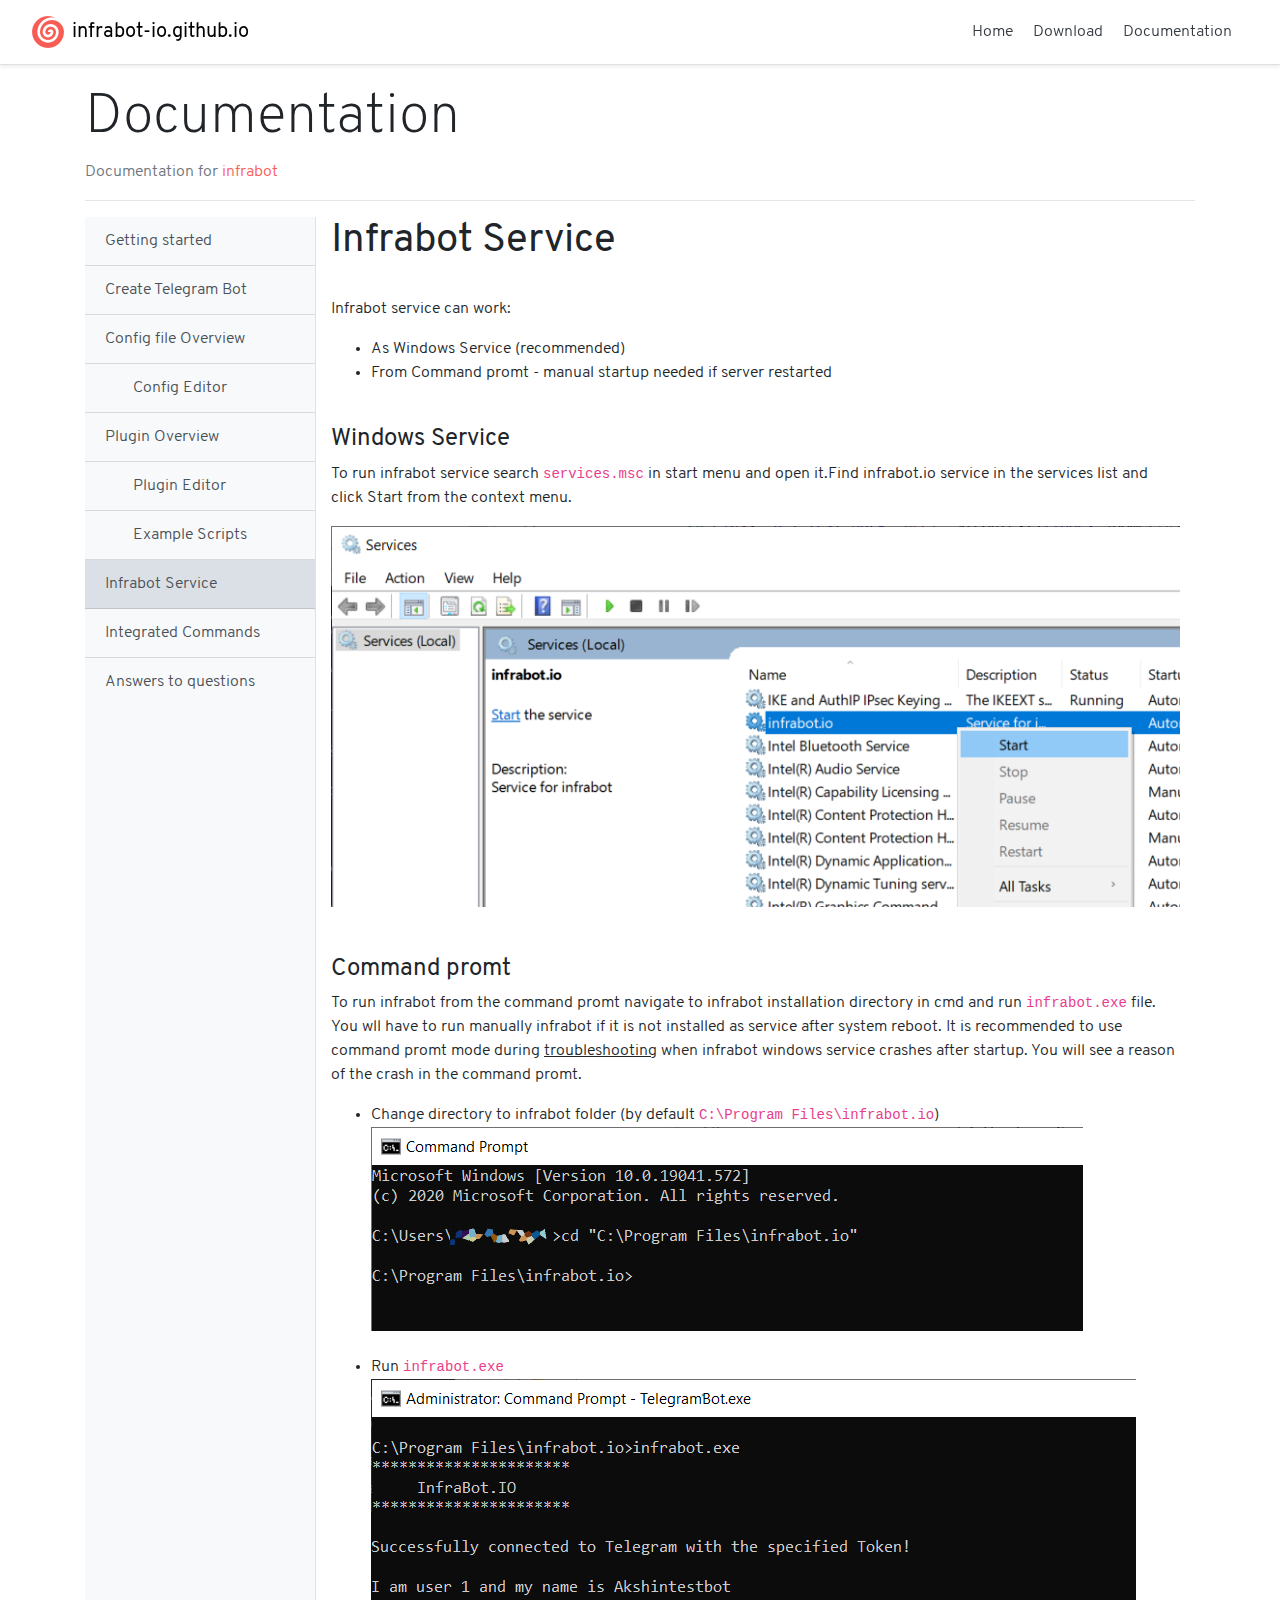
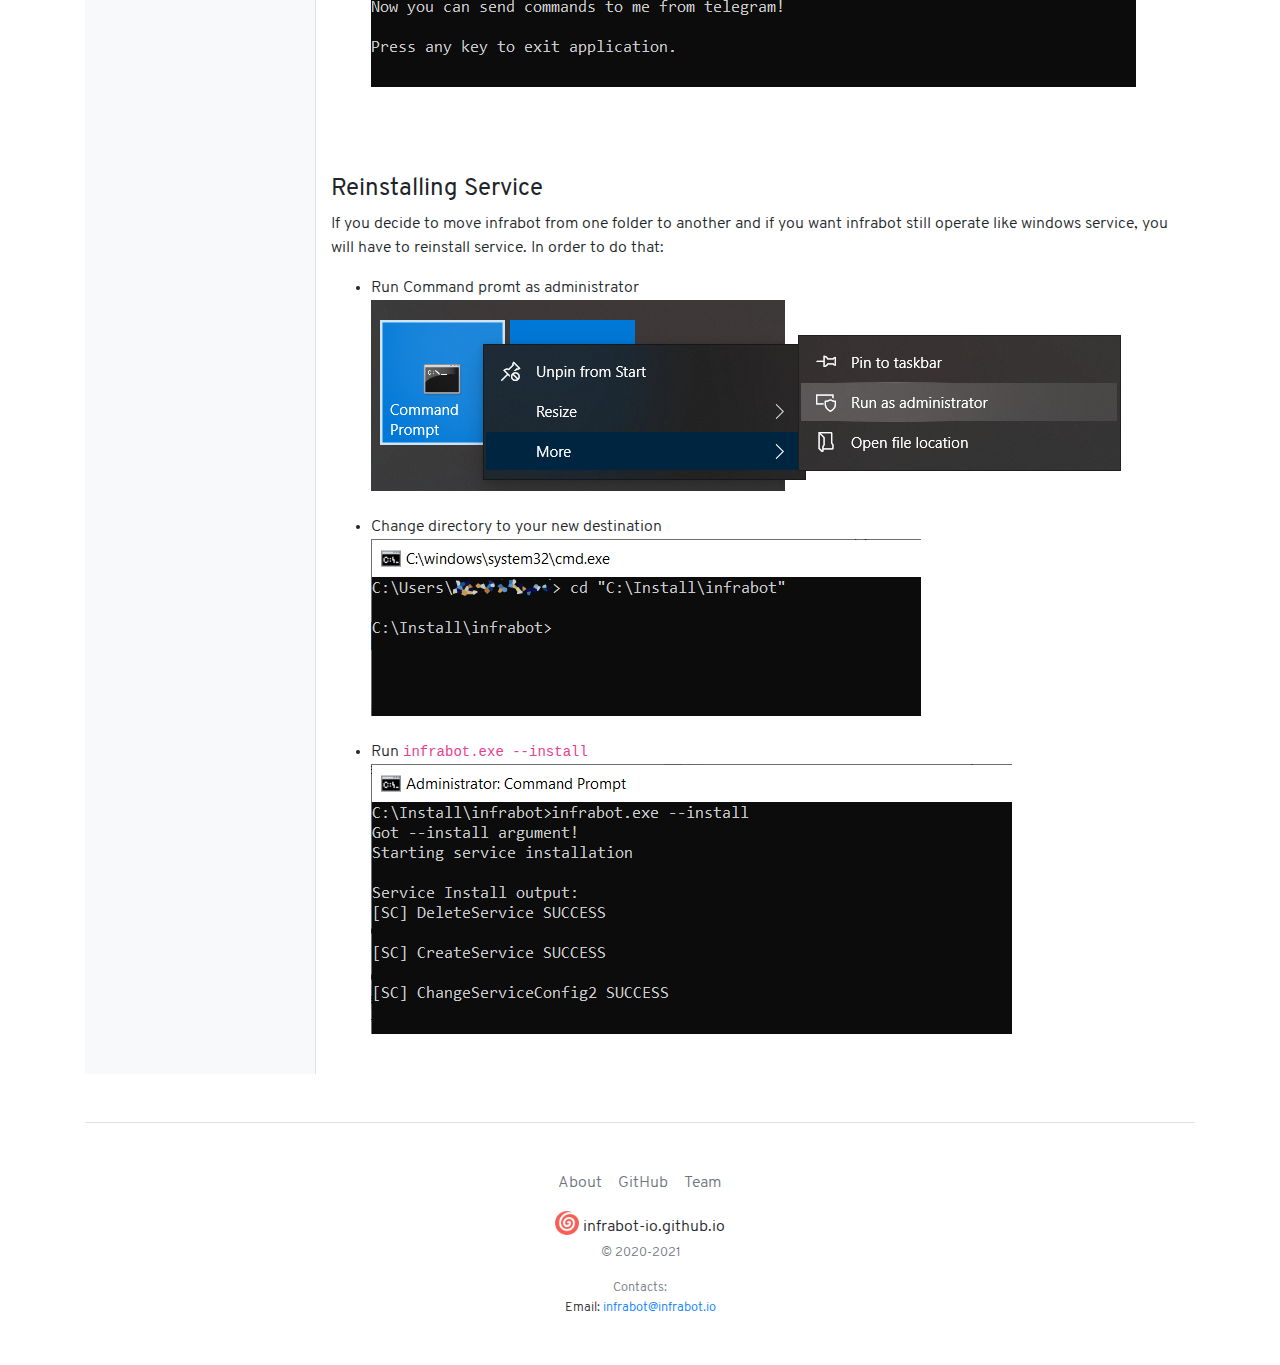
<file: documentation/infrabotservice.html>
<!DOCTYPE html>
<html lang="en">

<head>
    <meta charset="utf-8">
    <meta name="viewport" content="width=device-width, initial-scale=1.0, maximum-scale=1.0, user-scalable=0">
    <meta name="description" content="infrabot-io.github.io - control your infrastructure using Telegram Bot">
    <meta name="author" content="Akshin Mustafayev">
    <meta name="generator" content="infrabot-io.github.io">
    <title>infrabot-io.github.io</title>
    <link rel="" href="https://infrabot-io.github.io/">

    <!-- Javascript CSS -->
    <script src="../js/jquery3.5.1.min.js" crossorigin="anonymous"></script>
    <!-- Bootstrap core CSS -->
    <link href="../css/bootstrap.min.css" rel="stylesheet" crossorigin="anonymous">
    <link href="../fonts/overpass/overpass.css" rel="stylesheet" crossorigin="anonymous" rel="preload">
    <!-- Favicons -->
    <link rel="apple-touch-icon" href="img/logo.png" sizes="180x180">
    <link rel="icon" href="../img/logo.png" type="image/png">
    <link rel="manifest" href="../manifest/manifest.json">
    <link rel="icon" href="../img/logo.png">
    <meta name="theme-color" content="#F75D55">
    <!-- Script Highlight -->
    <link rel="stylesheet" href="../css/default.min.css" crossorigin="anonymous">
    <script src="../js/highlight.min.js"></script>
    <script src="../js/powershell.min.js"></script>
    <script src="../js/dos.min.js"></script>
    <script src="../js/highlightjs-line-numbers.min.js"></script>
    <script>hljs.highlightAll();</script>
    <script>hljs.initLineNumbersOnLoad();</script>

    <!-- Custom styles-->
    <link href="../css/infrabot.css" rel="stylesheet">

    <!-- Custom scripts-->
    <script src="../js/scroll.js"></script>
</head>

<body>
    <a class="scroll-up-bar" id="toTop" href="javascript:goToTop()">
        <img class="scroll-up-bar-button" src="../img/up.png">
    </a>
    <header
        class="d-flex flex-column flex-md-row align-items-center p-3 px-md-4 mb-1 bg-white border-bottom shadow-sm fixed-top">
        <img class="mr-2 ml-2" src="../img/logo.png" alt="" width="32" height="32" alt="Logo">
        <p class="h5 my-0 mr-md-auto"><a class="logo-link" href="../index.html">infrabot-io.github.io</a></p>
        <nav class="my-2 my-md-0 mr-md-3">
            <a class="p-2 text-dark" href="../index.html">Home</a>
            <a class="p-2 text-dark" href="../download.html">Download</a>
            <a class="p-2 text-dark" href="../documentation/gettingstarted.html">Documentation</a>
        </nav>
    </header>
    <div class="container body-container">
        <h1 id="top" class="display-4 mt-3 overflow-hidden">Documentation</h1>
        <p class="text-muted overflow-hidden">Documentation for <span class="text-infrabot">infrabot</span></p>
        <hr>
        <div class="d-flex" id="wrapper">
            <div class="bg-light border-right" id="sidebar-wrapper">
                <div class="list-group list-group-flush" style="width:230px;">
                    <a href="../documentation/gettingstarted.html"
                        class="list-group-item list-group-item-action bg-light" alt="Getting started">Getting
                        started</a>
                    <a href="../documentation/createbot.html" class="list-group-item list-group-item-action bg-light"
                        alt="Configure Telegram Bo">Create Telegram Bot</a>
                    <a href="../documentation/configoverview.html"
                        class="list-group-item list-group-item-action bg-light" alt="Config file Overview">Config file
                        Overview</a>
                    <a href="../documentation/configeditor.html"
                        class="list-group-item list-group-item-action bg-light pl-5" alt="Config Editor">Config
                        Editor</a>
                    <a href="../documentation/pluginoverview.html"
                        class="list-group-item list-group-item-action bg-light" alt="Plugin Overview">Plugin
                        Overview</a>
                    <a href="../documentation/pluginoverviewedior.html"
                        class="list-group-item list-group-item-action bg-light pl-5" alt="Plugin Overview">Plugin
                        Editor</a>
                    <a href="../documentation/examplescripts.html"
                        class="list-group-item list-group-item-action bg-light pl-5" alt="Example Scripts">Example
                        Scripts</a>
                    <a href="../documentation/infrabotservice.html"
                        class="list-group-item list-group-item-action bg-light list-group-item-selected"
                        alt="Infrabot Service">Infrabot
                        Service</a>
                    <a href="../documentation/integratedcommands.html"
                        class="list-group-item list-group-item-action bg-light" alt="Integrated Commands">Integrated
                        Commands</a>
                    <a href="../documentation/answerstoquestions.html"
                        class="list-group-item list-group-item-action bg-light" alt="Answers to questions">Answers to
                        questions</a>
                </div>
            </div>
            <div id="page-content-wrapper">
                <div class="container-fluid">
                    <h1>Infrabot Service</h1>
                    <br>
                    <p>Infrabot service can work:</p>
                    <ul>
                        <li>As Windows Service (recommended)</li>
                        <li>From Command promt - manual startup needed if server restarted</li>
                    </ul>
                    <br>
                    <h4>Windows Service</h4>
                    <p>To run infrabot service search <code>services.msc</code> in start menu and open it.Find
                        infrabot.io service in the services list and click Start from the context menu.</p>
                    <img class="img-fluid" src="../img/documentation/infrabotservice/5.png">
                    <br><br><br>
                    <h4>Command promt</h4>
                    <p>To run infrabot from the command promt navigate to infrabot installation directory in cmd and
                        run <code>infrabot.exe</code> file. You wll have to run manually infrabot if it is not installed
                        as service after system reboot. It is recommended to use command promt mode during
                        <u>troubleshooting</u> when infrabot windows service crashes after startup. You will see a
                        reason of the crash in the command promt.
                    </p>
                    <ul>
                        <li>
                            Change directory to infrabot folder (by default
                            <code>C:\Program Files\infrabot.io</code>)<br>
                            <img class="img-fluid" src="../img/documentation/infrabotservice/6.png"><br><br>
                        </li>
                        <li>
                            Run <code>infrabot.exe</code><br>
                            <img class="img-fluid" src="../img/documentation/infrabotservice/4.png"><br><br>
                        </li>
                    </ul>
                    <br><br>
                    <h4>Reinstalling Service</h4>
                    <p>If you decide to move infrabot from one folder to another and if you want infrabot still operate
                        like windows service, you will have to reinstall service. In order to do that:
                    <ul>
                        <li>
                            Run Command promt as administrator<br>
                            <img class="img-fluid" src="../img/documentation/infrabotservice/1.png"><br><br>
                        </li>
                        <li>
                            Change directory to your new destination<br>
                            <img class="img-fluid" src="../img/documentation/infrabotservice/2.png"><br><br>
                        </li>
                        <li>
                            Run <code>infrabot.exe --install</code><br>
                            <img class="img-fluid" src="../img/documentation/infrabotservice/3.png"><br><br>
                        </li>
                    </ul>
                </div>
            </div>
        </div>
        <footer class="pt-4 my-md-5 pt-md-5 border-top">
            <ul class="list-unstyled text-small mx-auto d-flex" style="width:180px;">
                <li><a class="text-muted m-2" href="/about.html">About</a></li>
                <li><a class="text-muted m-2" href="https://github.com/infrabot-io/infrabot" target="_blank"
                        rel="noopener">GitHub</a></li>
                <li><a class="text-muted m-2" href="/team.html">Team</a></li>
            </ul>
            <div class="text-center">
                <img class="mb-2" src="/img/logo.png" alt="Logo" width="24" height="24"> infrabot-io.github.io
                <small class="d-block mb-3 text-muted">© 2020-2021</small>
                <small class="d-block text-muted">Contacts:</small>
                <small class="d-block mb-3">Email: <a
                        href="mailto:infrabot@infrabot.io">infrabot@infrabot.io</a></small>
            </div>
        </footer>
    </div>
    <script src="/js/popper.min.js" crossorigin="anonymous"></script>
    <script src="/js/bootstrap.min.js" crossorigin="anonymous"></script>
</body>

</html>
</file>
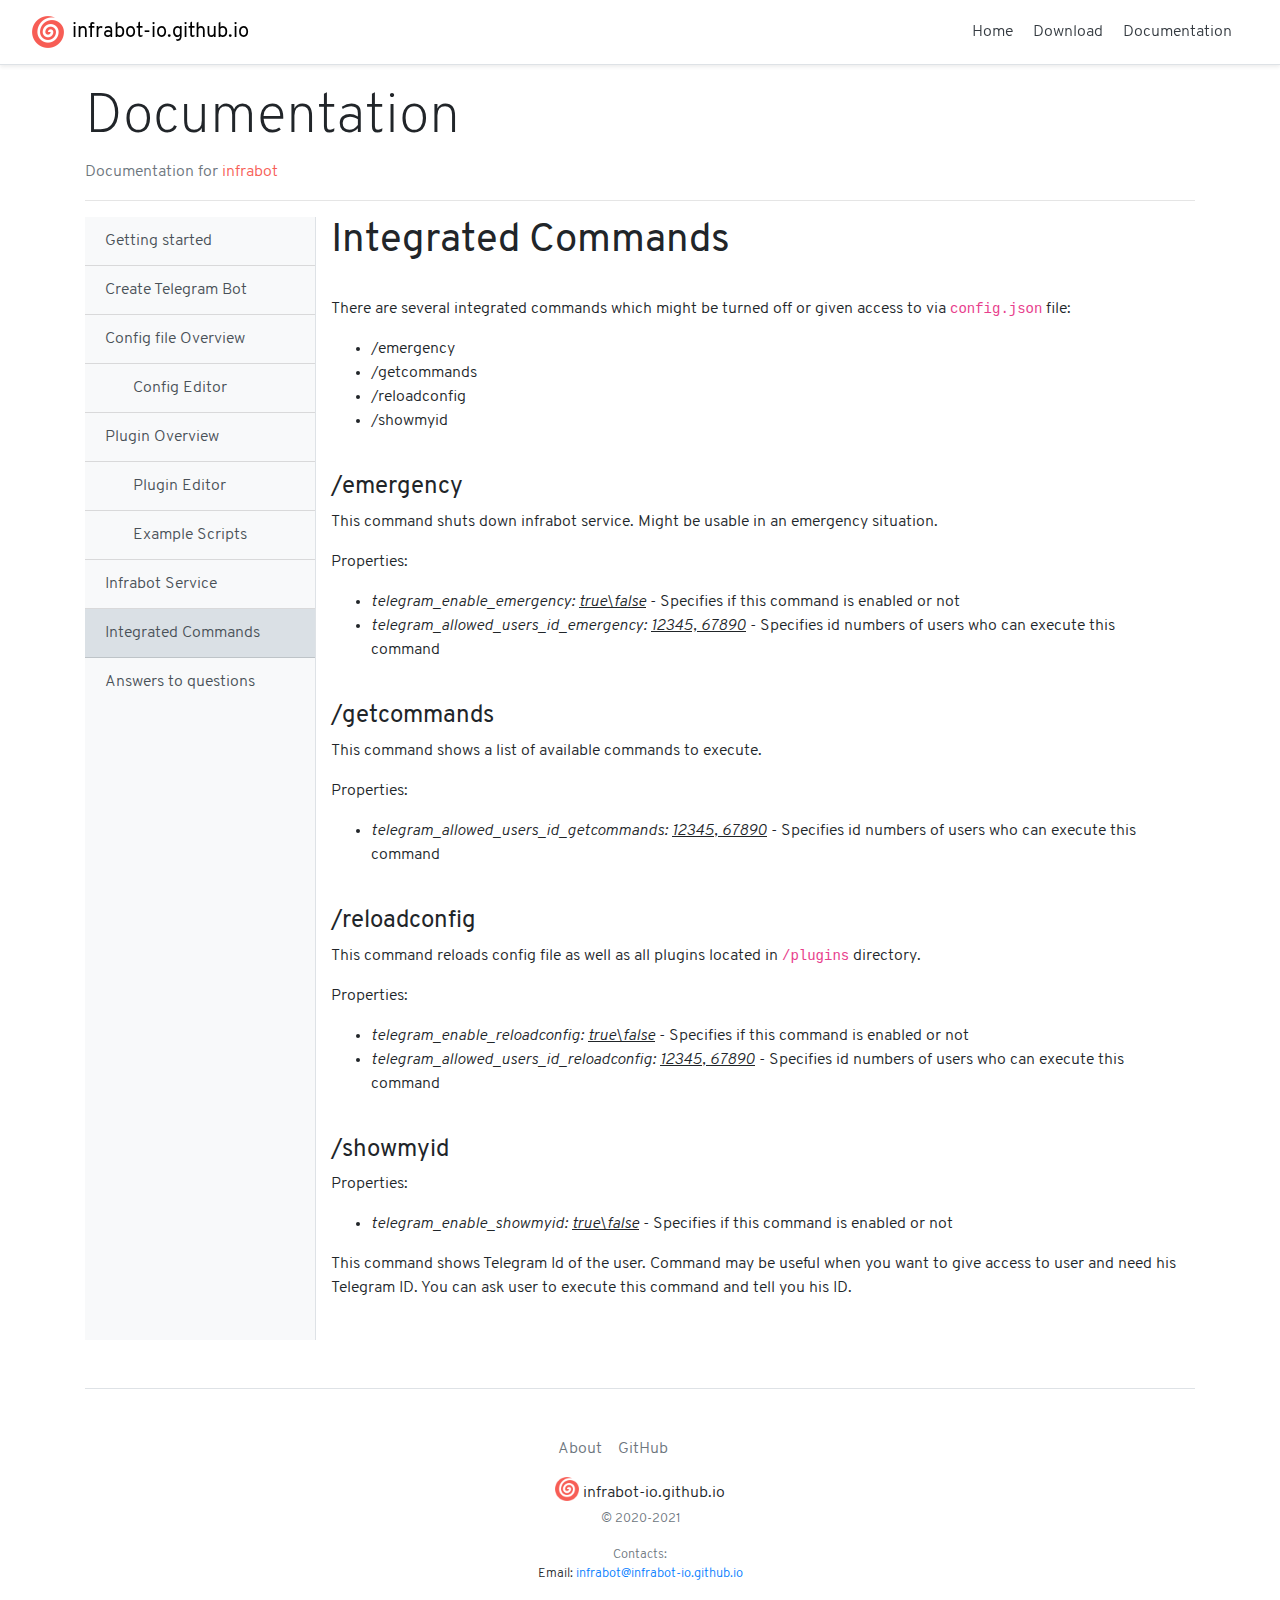
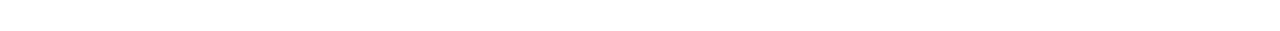
<file: documentation/integratedcommands.html>
<!DOCTYPE html>
<html lang="en">

<head>
    <meta charset="utf-8">
    <meta name="viewport" content="width=device-width, initial-scale=1.0, maximum-scale=1.0, user-scalable=0">
    <meta name="description" content="infrabot-io.github.io - control your infrastructure using Telegram Bot">
    <meta name="author" content="Akshin Mustafayev">
    <meta name="generator" content="infrabot-io.github.io">
    <title>infrabot-io.github.io</title>
    <link rel="" href="https://infrabot-io.github.io/">

    <!-- Javascript CSS -->
    <script src="../js/jquery3.5.1.min.js" crossorigin="anonymous"></script>
    <!-- Bootstrap core CSS -->
    <link href="../css/bootstrap.min.css" rel="stylesheet" crossorigin="anonymous">
    <link href="../fonts/overpass/overpass.css" rel="stylesheet" crossorigin="anonymous" rel="preload">
    <!-- Favicons -->
    <link rel="apple-touch-icon" href="img/logo.png" sizes="180x180">
    <link rel="icon" href="../img/logo.png" type="image/png">
    <link rel="manifest" href="../manifest/manifest.json">
    <link rel="icon" href="../img/logo.png">
    <meta name="theme-color" content="#F75D55">
    <!-- Script Highlight -->
    <link rel="stylesheet" href="../css/default.min.css" crossorigin="anonymous">
    <script src="../js/highlight.min.js"></script>
    <script src="../js/powershell.min.js"></script>
    <script src="../js/dos.min.js"></script>
    <script src="../js/highlightjs-line-numbers.min.js"></script>
    <script>hljs.highlightAll();</script>
    <script>hljs.initLineNumbersOnLoad();</script>

    <!-- Custom styles-->
    <link href="../css/infrabot.css" rel="stylesheet">

    <!-- Custom scripts-->
    <script src="../js/scroll.js"></script>
</head>

<body>
    <a class="scroll-up-bar" id="toTop" href="javascript:goToTop()">
        <img class="scroll-up-bar-button" src="../img/up.png">
    </a>
    <header
        class="d-flex flex-column flex-md-row align-items-center p-3 px-md-4 mb-1 bg-white border-bottom shadow-sm fixed-top">
        <img class="mr-2 ml-2" src="../img/logo.png" alt="" width="32" height="32" alt="Logo">
        <p class="h5 my-0 mr-md-auto"><a class="logo-link" href="../index.html">infrabot-io.github.io</a></p>
        <nav class="my-2 my-md-0 mr-md-3">
            <a class="p-2 text-dark" href="../index.html">Home</a>
            <a class="p-2 text-dark" href="../download.html">Download</a>
            <a class="p-2 text-dark" href="../documentation/gettingstarted.html">Documentation</a>
        </nav>
    </header>
    <div class="container body-container">
        <h1 id="top" class="display-4 mt-3 overflow-hidden">Documentation</h1>
        <p class="text-muted overflow-hidden">Documentation for <span class="text-infrabot">infrabot</span></p>
        <hr>
        <div class="d-flex" id="wrapper">
            <div class="bg-light border-right" id="sidebar-wrapper">
                <div class="list-group list-group-flush" style="width:230px;">
                    <a href="../documentation/gettingstarted.html"
                        class="list-group-item list-group-item-action bg-light" alt="Getting started">Getting
                        started</a>
                    <a href="../documentation/createbot.html" class="list-group-item list-group-item-action bg-light"
                        alt="Configure Telegram Bo">Create Telegram Bot</a>
                    <a href="../documentation/configoverview.html"
                        class="list-group-item list-group-item-action bg-light" alt="Config file Overview">Config file
                        Overview</a>
                    <a href="../documentation/configeditor.html"
                        class="list-group-item list-group-item-action bg-light pl-5" alt="Config Editor">Config
                        Editor</a>
                    <a href="../documentation/pluginoverview.html"
                        class="list-group-item list-group-item-action bg-light" alt="Plugin Overview">Plugin
                        Overview</a>
                    <a href="../documentation/pluginoverviewedior.html"
                        class="list-group-item list-group-item-action bg-light pl-5" alt="Plugin Overview">Plugin
                        Editor</a>
                    <a href="../documentation/examplescripts.html"
                        class="list-group-item list-group-item-action bg-light pl-5" alt="Example Scripts">Example
                        Scripts</a>
                    <a href="../documentation/infrabotservice.html"
                        class="list-group-item list-group-item-action bg-light" alt="Infrabot Service">Infrabot
                        Service</a>
                    <a href="../documentation/integratedcommands.html"
                        class="list-group-item list-group-item-action bg-light list-group-item-selected"
                        alt="Integrated Commands">Integrated
                        Commands</a>
                    <a href="../documentation/answerstoquestions.html"
                        class="list-group-item list-group-item-action bg-light" alt="Answers to questions">Answers to
                        questions</a>
                </div>
            </div>
            <div id="page-content-wrapper">
                <div class="container-fluid">
                    <h1>Integrated Commands</h1>
                    <br>
                    <p>There are several integrated commands which might be turned off or given access to via
                        <code>config.json</code> file:
                    </p>
                    <ul>
                        <li>/emergency</li>
                        <li>/getcommands</li>
                        <li>/reloadconfig</li>
                        <li>/showmyid</li>
                    </ul>
                    <br>
                    <h4>/emergency</h4>
                    <p>This command shuts down infrabot service. Might be usable in an emergency situation.</p>
                    <p>Properties:</p>
                    <ul>
                        <li><i>telegram_enable_emergency: <u>true\false</u></i> - Specifies if this command is enabled
                            or not</li>
                        <li><i>telegram_allowed_users_id_emergency: <u>12345, 67890</u></i> - Specifies id numbers of
                            users who
                            can execute this command</li>
                    </ul>
                    <br>
                    <h4>/getcommands</h4>
                    <p>This command shows a list of available commands to execute.
                    </p>
                    <p>Properties:</p>
                    <ul>
                        <li><i>telegram_allowed_users_id_getcommands: <u>12345, 67890</u></i> - Specifies id numbers of
                            users who can execute this command</li>
                    </ul>
                    <br>
                    <h4>/reloadconfig</h4>
                    <p>This command reloads config file as well as all plugins located in <code>/plugins</code>
                        directory.</p>
                    <p>Properties:</p>
                    <ul>
                        <li><i>telegram_enable_reloadconfig: <u>true\false</u></i> - Specifies if this command is
                            enabled or not</li>
                        <li><i>telegram_allowed_users_id_reloadconfig: <u>12345, 67890</u></i> - Specifies id numbers of
                            users who can execute this command</li>
                    </ul>
                    <br>
                    <h4>/showmyid</h4>
                    <p>Properties:</p>
                    <ul>
                        <li><i>telegram_enable_showmyid: <u>true\false</u></i> - Specifies if this command is enabled or
                            not</li>
                    </ul>
                    <p>This command shows Telegram Id of the user. Command may be useful when you want to give access to
                        user and need his Telegram ID. You can ask user to execute this command and tell you his ID.</p>
                    <br>
                </div>
            </div>
        </div>
        <footer class="pt-4 my-md-5 pt-md-5 border-top">
            <ul class="list-unstyled text-small mx-auto d-flex" style="width:180px;">
                <li><a class="text-muted m-2" href="../about.html">About</a></li>
                <li><a class="text-muted m-2" href="https://github.com/infrabot-io/infrabot" target="_blank"
                        rel="noopener">GitHub</a></li>
            </ul>
            <div class="text-center">
                <img class="mb-2" src="../img/logo.png" alt="Logo" width="24" height="24"> infrabot-io.github.io
                <small class="d-block mb-3 text-muted">© 2020-2021</small>
                <small class="d-block text-muted">Contacts:</small>
                <small class="d-block mb-3">Email: <a
                        href="mailto:infrabot@infrabot.io">infrabot@infrabot-io.github.io</a></small>
            </div>
        </footer>
    </div>
    <script src="../js/popper.min.js" crossorigin="anonymous"></script>
    <script src="../js/bootstrap.min.js" crossorigin="anonymous"></script>
</body>

</html>
</file>
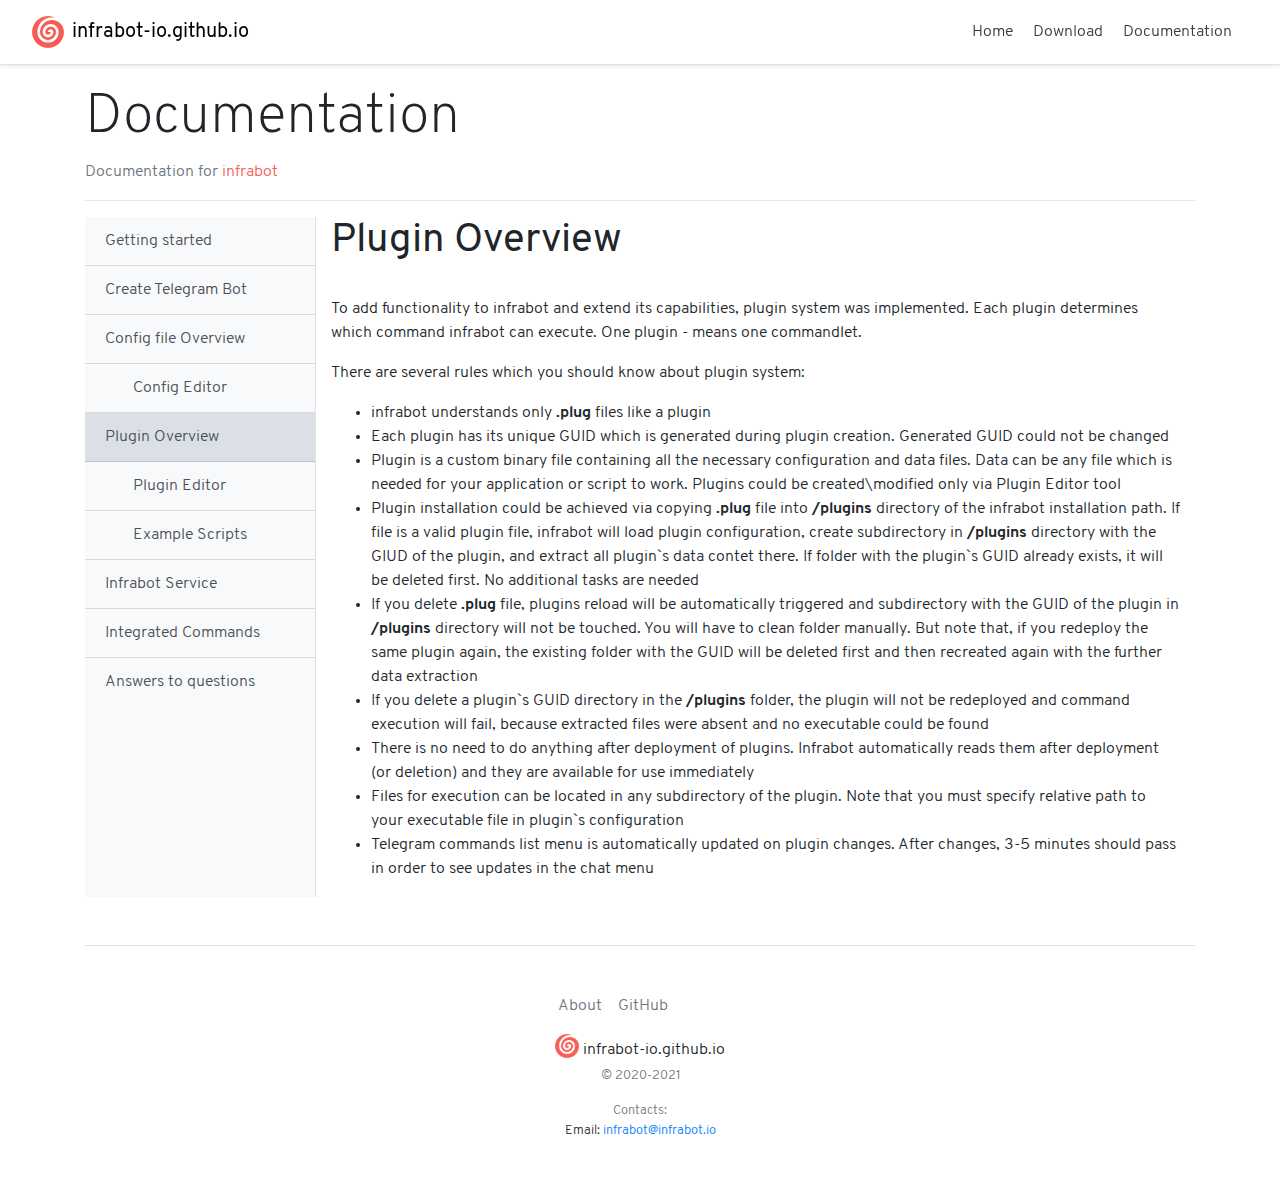
<file: documentation/pluginoverview.html>
<!DOCTYPE html>
<html lang="en">

<head>
    <meta charset="utf-8">
    <meta name="viewport" content="width=device-width, initial-scale=1.0, maximum-scale=1.0, user-scalable=0">
    <meta name="description" content="infrabot-io.github.io - control your infrastructure using Telegram Bot">
    <meta name="author" content="Akshin Mustafayev">
    <meta name="generator" content="infrabot-io.github.io">
    <title>infrabot-io.github.io</title>
    <link rel="" href="https://infrabot-io.github.io/">

    <!-- Javascript CSS -->
    <script src="../js/jquery3.5.1.min.js" crossorigin="anonymous"></script>
    <!-- Bootstrap core CSS -->
    <link href="../css/bootstrap.min.css" rel="stylesheet" crossorigin="anonymous">
    <link href="../fonts/overpass/overpass.css" rel="stylesheet" crossorigin="anonymous" rel="preload">
    <!-- Favicons -->
    <link rel="apple-touch-icon" href="img/logo.png" sizes="180x180">
    <link rel="icon" href="../img/logo.png" type="image/png">
    <link rel="manifest" href="../manifest/manifest.json">
    <link rel="icon" href="../img/logo.png">
    <meta name="theme-color" content="#F75D55">
    <!-- Script Highlight -->
    <link rel="stylesheet" href="../css/default.min.css" crossorigin="anonymous">
    <script src="../js/highlight.min.js"></script>
    <script src="../js/powershell.min.js"></script>
    <script src="../js/dos.min.js"></script>
    <script>hljs.highlightAll();</script>

    <!-- Custom styles-->
    <link href="../css/infrabot.css" rel="stylesheet">

    <!-- Custom scripts-->
    <script src="../js/scroll.js"></script>
</head>

<body>
    <a class="scroll-up-bar" id="toTop" href="javascript:goToTop()">
        <img class="scroll-up-bar-button" src="../img/up.png">
    </a>
    <header
        class="d-flex flex-column flex-md-row align-items-center p-3 px-md-4 mb-1 bg-white border-bottom shadow-sm fixed-top">
        <img class="mr-2 ml-2" src="../img/logo.png" alt="" width="32" height="32" alt="Logo">
        <p class="h5 my-0 mr-md-auto"><a class="logo-link" href="../index.html">infrabot-io.github.io</a></p>
        <nav class="my-2 my-md-0 mr-md-3">
            <a class="p-2 text-dark" href="../index.html">Home</a>
            <a class="p-2 text-dark" href="../download.html">Download</a>
            <a class="p-2 text-dark" href="../documentation/gettingstarted.html">Documentation</a>
        </nav>
    </header>
    <div class="container body-container">
        <h1 id="top" class="display-4 mt-3 overflow-hidden">Documentation</h1>
        <p class="text-muted overflow-hidden">Documentation for <span class="text-infrabot">infrabot</span></p>
        <hr>
        <div class="d-flex" id="wrapper">
            <div class="bg-light border-right" id="sidebar-wrapper">
                <div class="list-group list-group-flush" style="width:230px;">
                    <a href="../documentation/gettingstarted.html"
                        class="list-group-item list-group-item-action bg-light" alt="Getting started">Getting
                        started</a>
                    <a href="../documentation/createbot.html" class="list-group-item list-group-item-action bg-light"
                        alt="Configure Telegram Bo">Create Telegram Bot</a>
                    <a href="../documentation/configoverview.html"
                        class="list-group-item list-group-item-action bg-light" alt="Config file Overview">Config file
                        Overview</a>
                    <a href="../documentation/configeditor.html"
                        class="list-group-item list-group-item-action bg-light pl-5" alt="Config Editor">Config
                        Editor</a>
                    <a href="../documentation/pluginoverview.html"
                        class="list-group-item list-group-item-action bg-light list-group-item-selected"
                        alt="Plugin Overview">Plugin
                        Overview</a>
                    <a href="../documentation/pluginoverviewedior.html"
                        class="list-group-item list-group-item-action bg-light pl-5" alt="Plugin Overview">Plugin
                        Editor</a>
                    <a href="../documentation/examplescripts.html"
                        class="list-group-item list-group-item-action bg-light pl-5" alt="Example Scripts">Example
                        Scripts</a>
                    <a href="../documentation/infrabotservice.html"
                        class="list-group-item list-group-item-action bg-light" alt="Infrabot Service">Infrabot
                        Service</a>
                    <a href="../documentation/integratedcommands.html"
                        class="list-group-item list-group-item-action bg-light" alt="Integrated Commands">Integrated
                        Commands</a>
                    <a href="../documentation/answerstoquestions.html"
                        class="list-group-item list-group-item-action bg-light" alt="Answers to questions">Answers to
                        questions</a>
                </div>
            </div>
            <div id="page-content-wrapper">
                <div class="container-fluid">
                    <h1>Plugin Overview</h1>
                    <br>
                    <p>To add functionality to infrabot and extend its capabilities, plugin system was implemented.
                        Each plugin determines which command
                        infrabot can execute. One plugin - means one commandlet.</p>
                    <p>There are several rules which you should know about plugin system:</p>
                    <ul>
                        <li>infrabot understands only <b>.plug</b> files like a plugin</li>
                        <li>Each plugin has its unique GUID which is generated during plugin creation. Generated GUID
                            could not be changed</li>
                        <li>Plugin is a custom binary file containing all the necessary configuration and data files.
                            Data can
                            be any file which is needed for your application or script to work. Plugins could be
                            created\modified only via Plugin Editor tool</b>
                        </li>
                        <li>Plugin installation could be achieved via copying <b>.plug</b> file into <b>/plugins</b>
                            directory
                            of the infrabot installation path. If file is a valid plugin file, infrabot will load plugin
                            configuration, create subdirectory
                            in <b>/plugins</b> directory with the GIUD of the plugin, and extract all plugin`s data
                            contet
                            there. If folder with the plugin`s GUID already exists, it will be deleted first. No
                            additional tasks are needed</li>
                        <li>If you delete <b>.plug</b> file, plugins reload will be automatically triggered and
                            subdirectory with the GUID of the plugin in <b>/plugins</b> directory will not be touched.
                            You will have to clean folder manually. But note that, if you redeploy the same plugin
                            again, the existing folder with the GUID will be deleted first and then recreated again with
                            the
                            further data extraction</li>
                        <li>If you delete a plugin`s GUID directory in the <b>/plugins</b> folder, the plugin will not
                            be
                            redeployed and command execution will fail, because extracted files were absent and no
                            executable could be found</li>
                        <li>There is no need to do anything after deployment of plugins. Infrabot automatically reads
                            them after deployment (or deletion) and they are available for use immediately</li>
                        <li>Files for execution can be located in any subdirectory of the plugin. Note
                            that you must specify relative path to your executable file in plugin`s configuration</li>
                        <li>Telegram commands list menu is automatically updated on plugin changes. After changes,
                            3-5 minutes should pass in order to see updates in the chat menu</li>
                    </ul>
                </div>
            </div>
        </div>
        <footer class="pt-4 my-md-5 pt-md-5 border-top">
            <ul class="list-unstyled text-small mx-auto d-flex" style="width:180px;">
                <li><a class="text-muted m-2" href="../about.html">About</a></li>
                <li><a class="text-muted m-2" href="https://github.com/infrabot-io/infrabot" target="_blank"
                        rel="noopener">GitHub</a></li>
            </ul>
            <div class="text-center">
                <img class="mb-2" src="../img/logo.png" alt="Logo" width="24" height="24"> infrabot-io.github.io
                <small class="d-block mb-3 text-muted">© 2020-2021</small>
                <small class="d-block text-muted">Contacts:</small>
                <small class="d-block mb-3">Email: <a
                        href="mailto:infrabot@infrabot.io">infrabot@infrabot.io</a></small>
            </div>
        </footer>
    </div>
    <script src="../js/popper.min.js" crossorigin="anonymous"></script>
    <script src="../js/bootstrap.min.js" crossorigin="anonymous"></script>
</body>

</html>
</file>
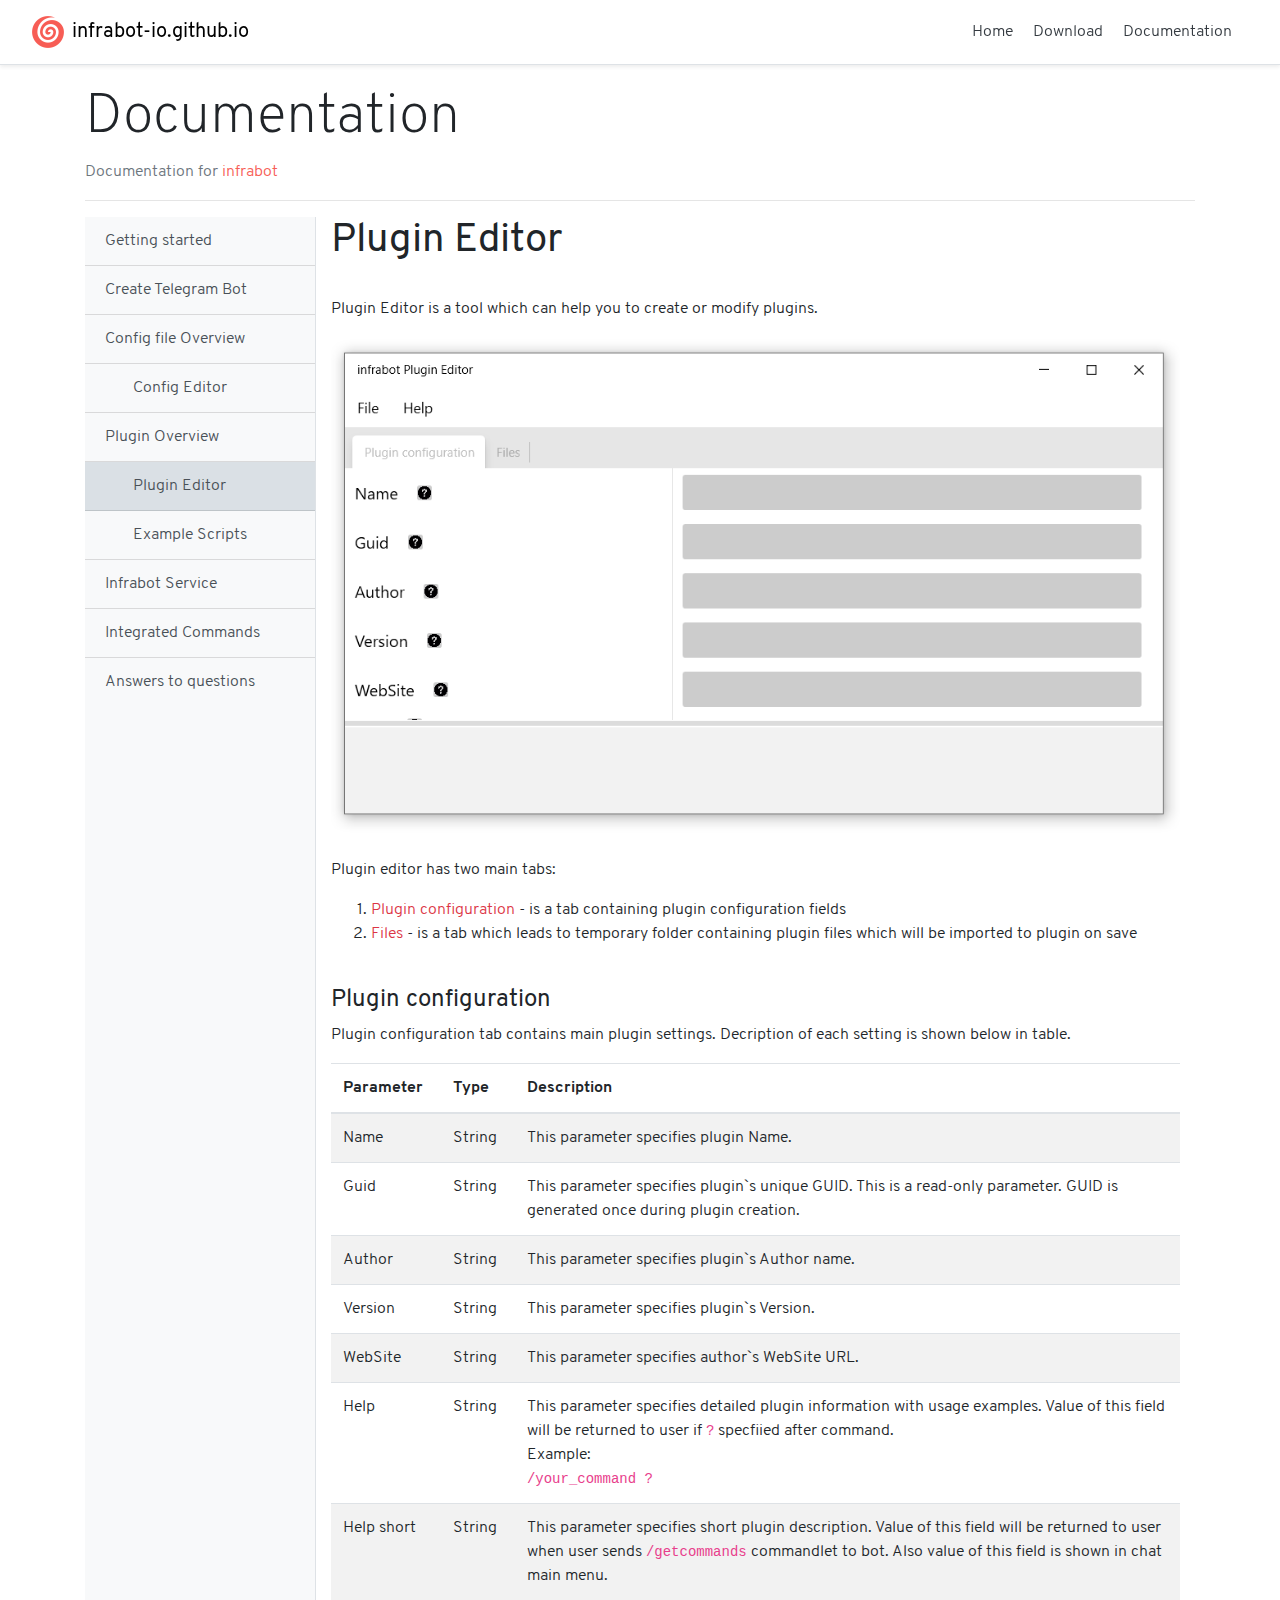
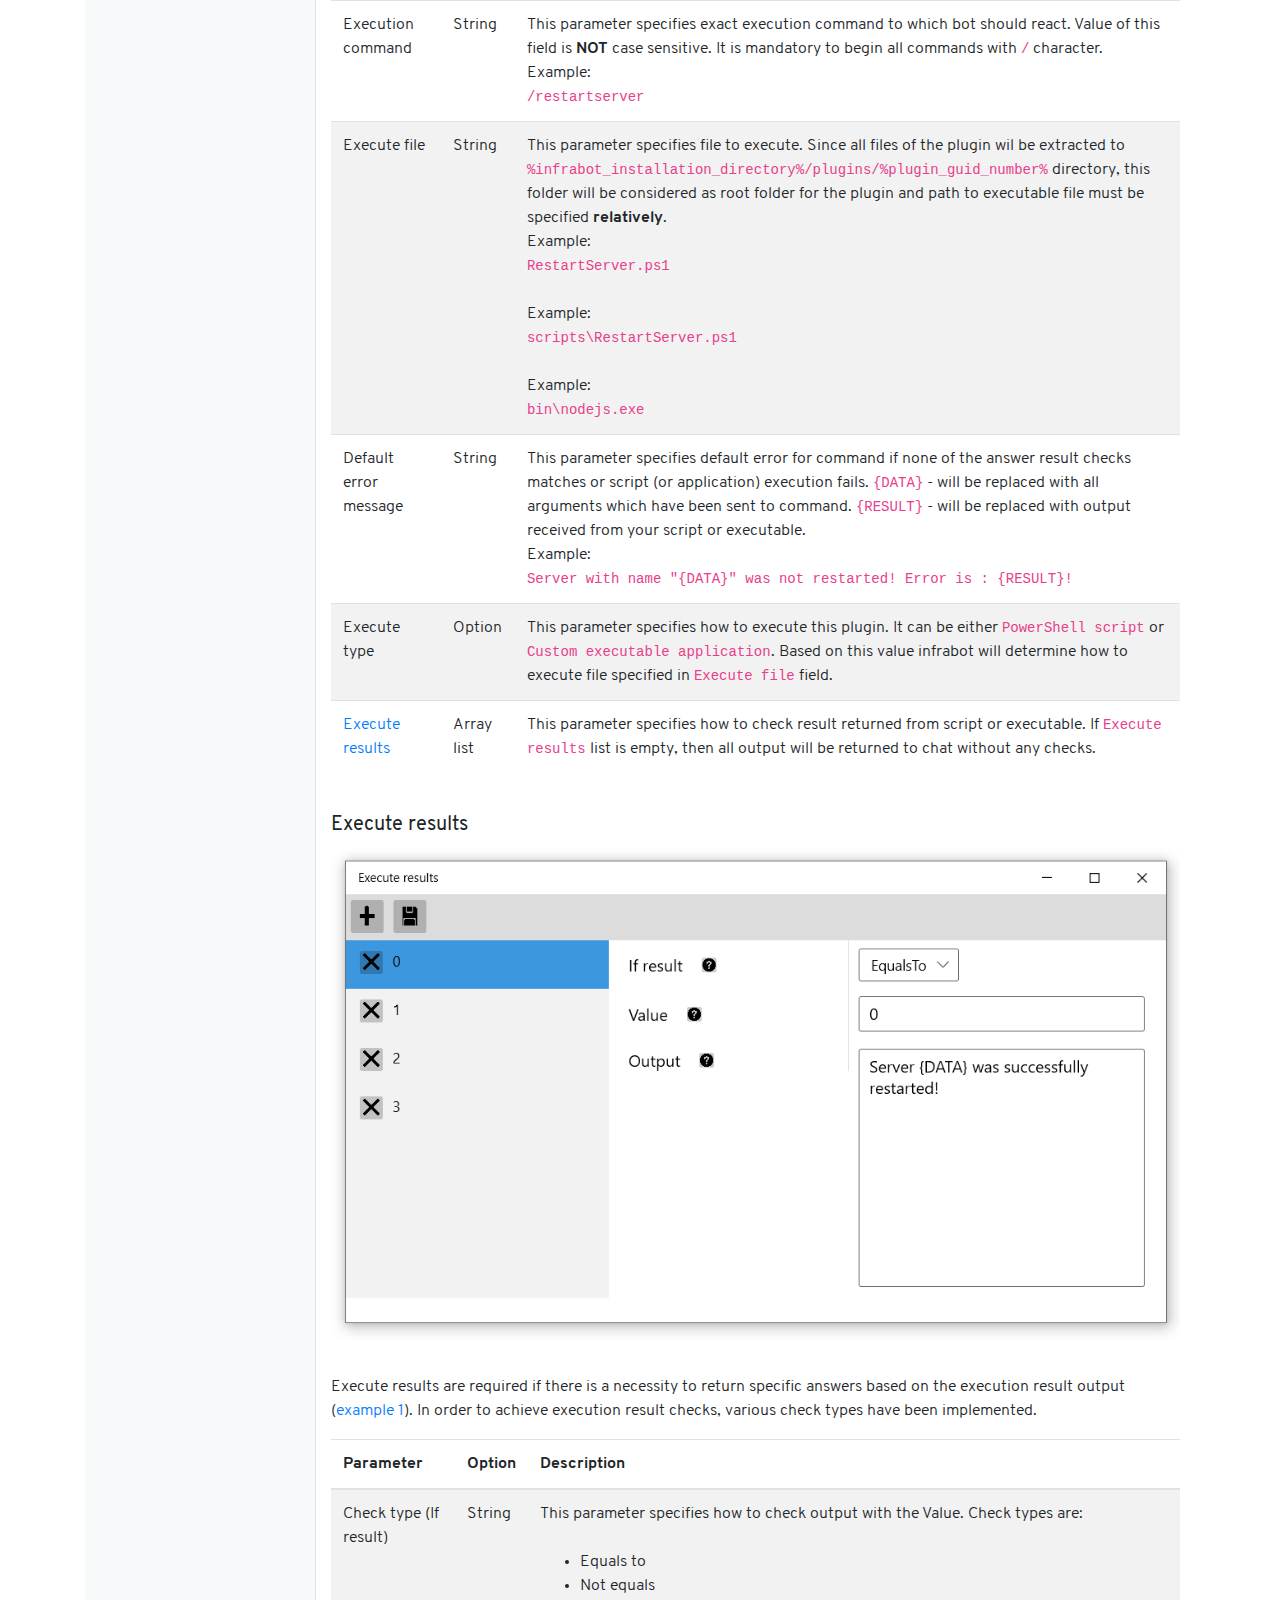
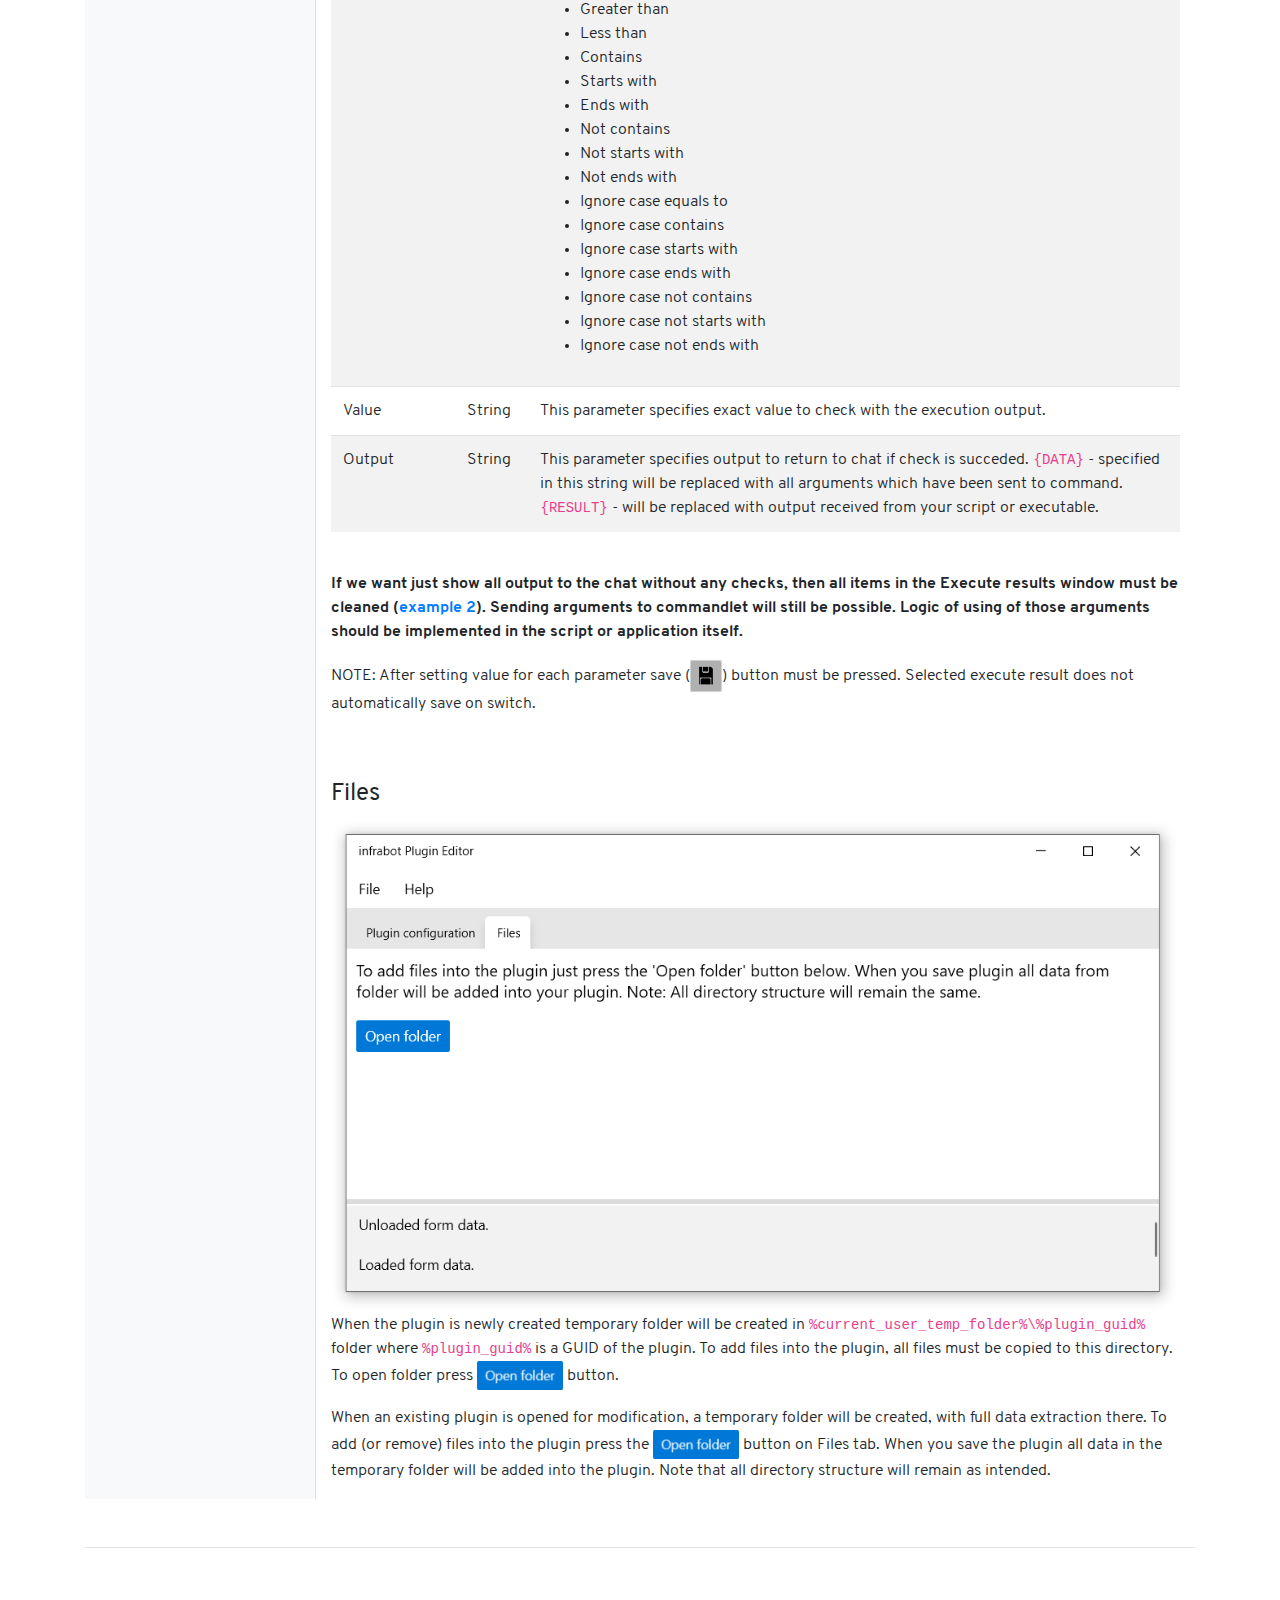
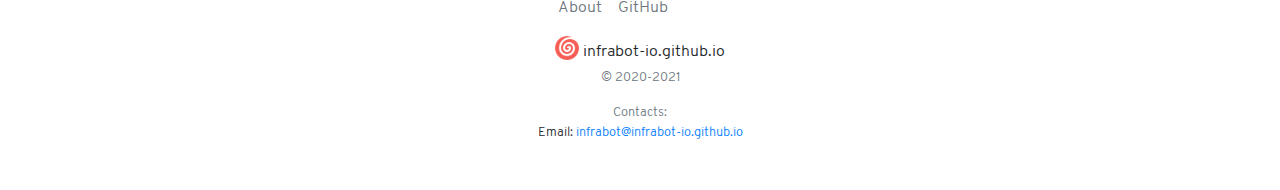
<file: documentation/pluginoverviewedior.html>
<!DOCTYPE html>
<html lang="en">

<head>
    <meta charset="utf-8">
    <meta name="viewport" content="width=device-width, initial-scale=1.0, maximum-scale=1.0, user-scalable=0">
    <meta name="description" content="infrabot-io.github.io - control your infrastructure using Telegram Bot">
    <meta name="author" content="Akshin Mustafayev">
    <meta name="generator" content="infrabot-io.github.io">
    <title>infrabot-io.github.io</title>
    <link rel="" href="https://infrabot-io.github.io/">

    <!-- Javascript CSS -->
    <script src="../js/jquery3.5.1.min.js" crossorigin="anonymous"></script>
    <!-- Bootstrap core CSS -->
    <link href="../css/bootstrap.min.css" rel="stylesheet" crossorigin="anonymous">
    <link href="../fonts/overpass/overpass.css" rel="stylesheet" crossorigin="anonymous" rel="preload">
    <!-- Favicons -->
    <link rel="apple-touch-icon" href="img/logo.png" sizes="180x180">
    <link rel="icon" href="../img/logo.png" type="image/png">
    <link rel="manifest" href="../manifest/manifest.json">
    <link rel="icon" href="../img/logo.png">
    <meta name="theme-color" content="#F75D55">
    <!-- Script Highlight -->
    <link rel="stylesheet" href="../css/default.min.css" crossorigin="anonymous">
    <script src="../js/highlight.min.js"></script>
    <script src="../js/powershell.min.js"></script>
    <script src="../js/dos.min.js"></script>
    <script src="../js/highlightjs-line-numbers.min.js"></script>
    <script>hljs.highlightAll();</script>
    <script>hljs.initLineNumbersOnLoad();</script>

    <!-- Custom styles-->
    <link href="../css/infrabot.css" rel="stylesheet">

    <!-- Custom scripts-->
    <script src="../js/scroll.js"></script>
</head>

<body>
    <a class="scroll-up-bar" id="toTop" href="javascript:goToTop()">
        <img class="scroll-up-bar-button" src="../img/up.png">
    </a>
    <header
        class="d-flex flex-column flex-md-row align-items-center p-3 px-md-4 mb-1 bg-white border-bottom shadow-sm fixed-top">
        <img class="mr-2 ml-2" src="../img/logo.png" alt="" width="32" height="32" alt="Logo">
        <p class="h5 my-0 mr-md-auto"><a class="logo-link" href="../index.html">infrabot-io.github.io</a></p>
        <nav class="my-2 my-md-0 mr-md-3">
            <a class="p-2 text-dark" href="../index.html">Home</a>
            <a class="p-2 text-dark" href="../download.html">Download</a>
            <a class="p-2 text-dark" href="../documentation/gettingstarted.html">Documentation</a>
        </nav>
    </header>
    <div class="container body-container">
        <h1 id="top" class="display-4 mt-3 overflow-hidden">Documentation</h1>
        <p class="text-muted overflow-hidden">Documentation for <span class="text-infrabot">infrabot</span></p>
        <hr>
        <div class="d-flex" id="wrapper">
            <div class="bg-light border-right" id="sidebar-wrapper">
                <div class="list-group list-group-flush" style="width:230px;">
                    <a href="../documentation/gettingstarted.html"
                        class="list-group-item list-group-item-action bg-light" alt="Getting started">Getting
                        started</a>
                    <a href="../documentation/createbot.html" class="list-group-item list-group-item-action bg-light"
                        alt="Configure Telegram Bo">Create Telegram Bot</a>
                    <a href="../documentation/configoverview.html"
                        class="list-group-item list-group-item-action bg-light" alt="Config file Overview">Config file
                        Overview</a>
                    <a href="../documentation/configeditor.html"
                        class="list-group-item list-group-item-action bg-light pl-5" alt="Config Editor">Config
                        Editor</a>
                    <a href="../documentation/pluginoverview.html"
                        class="list-group-item list-group-item-action bg-light" alt="Plugin Overview">Plugin
                        Overview</a>
                    <a href="../documentation/pluginoverviewedior.html"
                        class="list-group-item list-group-item-action bg-light pl-5 list-group-item-selected"
                        alt="Plugin Overview">Plugin
                        Editor</a>
                    <a href="../documentation/examplescripts.html"
                        class="list-group-item list-group-item-action bg-light pl-5" alt="Example Scripts">Example
                        Scripts</a>
                    <a href="../documentation/infrabotservice.html"
                        class="list-group-item list-group-item-action bg-light" alt="Infrabot Service">Infrabot
                        Service</a>
                    <a href="../documentation/integratedcommands.html"
                        class="list-group-item list-group-item-action bg-light" alt="Integrated Commands">Integrated
                        Commands</a>
                    <a href="../documentation/answerstoquestions.html"
                        class="list-group-item list-group-item-action bg-light" alt="Answers to questions">Answers to
                        questions</a>
                </div>
            </div>
            <div id="page-content-wrapper">
                <div class="container-fluid">
                    <h1>Plugin Editor</h1>
                    <br>
                    <p>Plugin Editor is a tool which can help you to create or modify plugins.
                    </p>
                    <img class="img-fluid" src="../img/documentation/plugineditor/1.png">
                    <br><br>
                    <p>Plugin editor has two main tabs:</p>
                    <ol>
                        <li><a class="anchor-link" href="#pluginconfiguration">Plugin configuration</a> - is a tab
                            containing plugin configuration fields</li>
                        <li><a class="anchor-link" href="#pluginfiles">Files</a> - is a tab which leads to temporary
                            folder containing plugin files which will be imported to plugin on save</li>
                    </ol>
                    <br>
                    <h4 id="pluginconfiguration">Plugin configuration</h4>
                    <p>Plugin configuration tab contains main plugin settings. Decription of each setting is shown below
                        in table.</p>
                    <table class="table table-striped">
                        <thead>
                            <tr>
                                <th scope="col">Parameter</th>
                                <th scope="col">Type</th>
                                <th scope="col">Description</th>
                            </tr>
                        </thead>
                        <tbody>
                            <tr>
                                <td scope="row">Name</td>
                                <td>String</td>
                                <td>This parameter specifies plugin Name.</td>
                            </tr>
                            <tr>
                                <td scope="row">Guid</td>
                                <td>String</td>
                                <td>This parameter specifies plugin`s unique GUID. This is a read-only parameter. GUID
                                    is
                                    generated once during plugin creation.</td>
                            </tr>
                            <tr>
                                <td scope="row">Author</td>
                                <td>String</td>
                                <td>This parameter specifies plugin`s Author name.</td>
                            </tr>
                            <tr>
                                <td scope="row">Version</td>
                                <td>String</td>
                                <td>This parameter specifies plugin`s Version.</td>
                            </tr>
                            <tr>
                                <td scope="row">WebSite</td>
                                <td>String</td>
                                <td>This parameter specifies author`s WebSite URL.</td>
                            </tr>
                            <tr>
                                <td scope="row">Help</td>
                                <td>String</td>
                                <td>This parameter specifies detailed plugin information with usage examples. Value of
                                    this field will be returned to user if <code>?</code> specfiied after command.
                                    <br>Example:<br>
                                    <code>/your_command ?</code>
                                </td>
                            </tr>
                            <tr>
                                <td scope="row">Help short</td>
                                <td>String</td>
                                <td>This parameter specifies short plugin description. Value of
                                    this field will be returned to user when user sends <code>/getcommands</code>
                                    commandlet to
                                    bot. Also value of this field is shown in chat main menu.</td>
                            </tr>
                            <tr>
                                <td scope="row">Execution command</td>
                                <td>String</td>
                                <td>This parameter specifies exact execution command to which bot should react. Value of
                                    this field is <b>NOT</b> case sensitive. It is mandatory to begin all commands
                                    with <code>/</code> character.<br>Example: <br><code>/restartserver</code></td>
                            </tr>
                            <tr>
                                <td scope="row">Execute file</td>
                                <td>String</td>
                                <td>This parameter specifies file to execute. Since all files of the plugin wil be
                                    extracted to
                                    <code>%infrabot_installation_directory%/plugins/%plugin_guid_number%</code>
                                    directory, this folder will be considered as root folder for the plugin and path to
                                    executable file must be specified <b>relatively</b>.
                                    <br>Example:<br><code>RestartServer.ps1</code><br><br>Example:<br><code>scripts\RestartServer.ps1</code><br><br>Example:<br><code>bin\nodejs.exe</code>
                                </td>
                            </tr>
                            <tr>
                                <td scope="row">Default error message</td>
                                <td>String</td>
                                <td>This parameter specifies default error for command if none of the answer result
                                    checks matches or script (or application) execution fails. <code>{DATA}</code> -
                                    will be replaced with all arguments which have been sent to
                                    command. <code>{RESULT}</code> - will be replaced with output received from your
                                    script or executable.
                                    <br>Example:<br><code>Server with name "{DATA}" was not restarted! Error is : {RESULT}!</code>
                                </td>
                            </tr>
                            <tr>
                                <td scope="row">Execute type</td>
                                <td>Option</td>
                                <td>This parameter specifies how to execute this plugin. It can be either <code>PowerShell
									script</code> or <code>Custom executable application</code>. Based on this value infrabot will determine how
                                    to execute file specified in <code>Execute file</code> field.</td>
                            </tr>
                            <tr>
                                <td scope="row"><a href="#executeresults">Execute results</a></td>
                                <td>Array list</td>
                                <td>This parameter specifies how to check result returned from script or executable. If
                                    <code>Execute results</code> list is empty, then all output will be returned to chat
                                    without any checks.
                                </td>
                            </tr>
                        </tbody>
                    </table>
                    <br>
                    <h5 id="executeresults">Execute results</h5>
                    <img class="img-fluid" src="../img/documentation/plugineditor/2.png">
                    <br><br>
                    <p>Execute results are required if there is a necessity to return specific answers based on the
                        execution result output (<a target="_blank"
                            href="../documentation/examplescripts.html#example1">example 1</a>). In order to achieve
                        execution result checks, various check types have been implemented.</p>
                    <table class="table table-striped">
                        <thead>
                            <tr>
                                <th scope="col">Parameter</th>
                                <th scope="col">Option</th>
                                <th scope="col">Description</th>
                            </tr>
                        </thead>
                        <tbody>
                            <tr>
                                <td scope="row">Check type (If result)</td>
                                <td>String</td>
                                <td>
                                    This parameter specifies how to check output with the Value. Check types are:
                                    <br><br>
                                    <ul>
                                        <li>Equals to</li>
                                        <li>Not equals</li>
                                        <li>Greater than</li>
                                        <li>Less than</li>
                                        <li>Contains</li>
                                        <li>Starts with</li>
                                        <li>Ends with</li>
                                        <li>Not contains</li>
                                        <li>Not starts with</li>
                                        <li>Not ends with</li>
                                        <li>Ignore case equals to</li>
                                        <li>Ignore case contains</li>
                                        <li>Ignore case starts with</li>
                                        <li>Ignore case ends with</li>
                                        <li>Ignore case not contains</li>
                                        <li>Ignore case not starts with</li>
                                        <li>Ignore case not ends with</li>
                                    </ul>
                                </td>
                            </tr>
                            <tr>
                                <td scope="row">Value</td>
                                <td>String</td>
                                <td>This parameter specifies exact value to check with the execution output.</td>
                            </tr>
                            <tr>
                                <td scope="row">Output</td>
                                <td>String</td>
                                <td>This parameter specifies output to return to chat if check is succeded.
                                    <code>{DATA}</code> - specified in this string will be replaced with all arguments
                                    which have been sent to command. <code>{RESULT}</code> - will be replaced with
                                    output received from your script or executable.
                                </td>
                            </tr>
                        </tbody>
                    </table>
                    <br>
                    <p><b>If we want just show all output to the chat without any checks, then all items in the Execute
                            results window must be cleaned (<a target="_blank"
                                href="../documentation/examplescripts.html#example2">example 2</a>). Sending arguments
                            to commandlet will still be possible. Logic of using of those arguments should be
                            implemented in the script or application itself.</b></p>
                    <p>NOTE: After setting value for each parameter save (<img
                            src="../img/documentation/plugineditor/save.png">) button must be pressed. Selected execute
                        result does not automatically save on switch.</p>
                    <br><br>
                    <h4 id="pluginfiles">Files</h4>
                    <img class="img-fluid" src="../img/documentation/plugineditor/3.png">
                    <p>When the plugin is newly created temporary folder will be created in
                        <code>%current_user_temp_folder%\%plugin_guid%</code> folder where <code>%plugin_guid%</code> is
                        a GUID of the plugin. To add files into the plugin, all files must be copied to this directory.
                        To open folder press <img src="../img/documentation/plugineditor/openfolder.png"> button.
                    </p>
                    <p>When an existing plugin is opened for modification, a temporary folder will be created, with full
                        data extraction there. To add (or remove) files into the plugin press the <img
                            src="../img/documentation/plugineditor/openfolder.png"> button on
                        Files tab. When you save the plugin all data in the temporary folder
                        will be added into the plugin. Note that all directory structure will remain as
                        intended.</p>
                </div>
            </div>
        </div>
        <footer class="pt-4 my-md-5 pt-md-5 border-top">
            <ul class="list-unstyled text-small mx-auto d-flex" style="width:180px;">
                <li><a class="text-muted m-2" href="../about.html">About</a></li>
                <li><a class="text-muted m-2" href="https://github.com/infrabot-io/infrabot" target="_blank"
                        rel="noopener">GitHub</a></li>
            </ul>
            <div class="text-center">
                <img class="mb-2" src="../img/logo.png" alt="Logo" width="24" height="24"> infrabot-io.github.io
                <small class="d-block mb-3 text-muted">© 2020-2021</small>
                <small class="d-block text-muted">Contacts:</small>
                <small class="d-block mb-3">Email: <a
                        href="mailto:infrabot@infrabot.io">infrabot@infrabot-io.github.io</a></small>
            </div>
        </footer>
    </div>
    <script src="../js/popper.min.js" crossorigin="anonymous"></script>
    <script src="../js/bootstrap.min.js" crossorigin="anonymous"></script>
</body>

</html>
</file>
<file: fonts/overpass/overpass.css>
@font-face {
  font-family: 'overpass';
  font-display: swap;
  src: url('overpass-thin.eot'); /* IE9 Compat Modes */
  src: url('overpass-thin.eot?#iefix') format('embedded-opentype'), /* IE6-IE8 */
       url('overpass-thin.woff2') format('woff2'), /* Super Modern Browsers */
       url('overpass-thin.woff') format('woff'), /* Pretty Modern Browsers */
       url('overpass-thin.ttf')  format('truetype'); /* Safari, Android, iOS */
       font-weight: 200;
       font-style: normal;
}

@font-face {
  font-family: 'overpass';
  font-display: swap;
  src: url('overpass-thin-italic.eot');
  src: url('overpass-thin-italic.eot?#iefix') format('embedded-opentype'),
       url('overpass-thin-italic.woff2') format('woff2'),
       url('overpass-thin-italic.woff') format('woff'),
       url('overpass-thin-italic.ttf')  format('truetype');
       font-weight: 200;
       font-style: italic;
}

@font-face {
  font-family: 'overpass';
  font-display: swap;
  src: url('overpass-extralight.eot');
  src: url('overpass-extralight.eot?#iefix') format('embedded-opentype'),
       url('overpass-extralight.woff2') format('woff2'),
       url('overpass-extralight.woff') format('woff'),
       url('overpass-extralight.ttf')  format('truetype');
       font-weight: 300;
       font-style: normal;
}

@font-face {
  font-family: 'overpass';
  font-display: swap;
  src: url('overpass-extralight-italic.eot');
  src: url('overpass-extralight-italic.eot?#iefix') format('embedded-opentype'),
       url('overpass-extralight-italic.woff2') format('woff2'),
       url('overpass-extralight-italic.woff') format('woff'),
       url('overpass-extralight-italic.ttf')  format('truetype');
       font-weight: 300;
       font-style: italic;
}

@font-face {
  font-family: 'overpass';
  font-display: swap;
  src: url('overpass-light.eot');
  src: url('overpass-light.eot?#iefix') format('embedded-opentype'),
       url('overpass-light.woff2') format('woff2'),
       url('overpass-light.woff') format('woff'),
       url('overpass-light.ttf')  format('truetype');
       font-weight: 400;
       font-style: normal;
}

@font-face {
  font-family: 'overpass';
  font-display: swap;
  src: url('overpass-light-italic.eot');
  src: url('overpass-light-italic.eot?#iefix') format('embedded-opentype'),
       url('overpass-light-italic.woff2') format('woff2'),
       url('overpass-light-italic.woff') format('woff'),
       url('overpass-light-italic.ttf')  format('truetype');
       font-weight: 400;
       font-style: italic;
}

@font-face {
  font-family: 'overpass';
  font-display: swap;
  src: url('overpass-regular.eot');
  src: url('overpass-regular.eot?#iefix') format('embedded-opentype'),
       url('overpass-regular.woff2') format('woff2'),
       url('overpass-regular.woff') format('woff'),
       url('overpass-regular.ttf')  format('truetype');
       font-weight: 500;
       font-style: normal;
}

@font-face {
  font-family: 'overpass';
  font-display: swap;
  src: url('overpass-italic.eot');
  src: url('overpass-italic.eot?#iefix') format('embedded-opentype'),
       url('overpass-italic.woff2') format('woff2'),
       url('overpass-italic.woff') format('woff'),
       url('overpass-italic.ttf')  format('truetype');
       font-weight: 500;
       font-style: italic;
}

@font-face {
  font-family: 'overpass';
  font-display: swap;
  src: url('overpass-semibold.eot');
  src: url('overpass-semibold.eot?#iefix') format('embedded-opentype'),
       url('overpass-semibold.woff2') format('woff2'),
       url('overpass-semibold.woff') format('woff'),
       url('overpass-semibold.ttf')  format('truetype');
       font-weight: 600;
       font-style: normal;
}

@font-face {
  font-family: 'overpass';
  font-display: swap;
  src: url('overpass-semibold-italic.eot');
  src: url('overpass-semibold-italic.eot?#iefix') format('embedded-opentype'),
       url('overpass-semibold-italic.woff2') format('woff2'),
       url('overpass-semibold-italic.woff') format('woff'),
       url('overpass-semibold-italic.ttf')  format('truetype');
       font-weight: 600;
       font-style: italic;
}

@font-face {
  font-family: 'overpass';
  font-display: swap;
  src: url('overpass-bold.eot');
  src: url('overpass-bold.eot?#iefix') format('embedded-opentype'),
       url('overpass-bold.woff2') format('woff2'),
       url('overpass-bold.woff') format('woff'),
       url('overpass-bold.ttf')  format('truetype');
       font-weight: 700;
       font-style: normal;
}

@font-face {
  font-family: 'overpass';
  font-display: swap;
  src: url('overpass-bold-italic.eot');
  src: url('overpass-bold-italic.eot?#iefix') format('embedded-opentype'),
       url('overpass-bold-italic.woff2') format('woff2'),
       url('overpass-bold-italic.woff') format('woff'),
       url('overpass-bold-italic.ttf')  format('truetype');
       font-weight: 700;
       font-style: italic;
}

@font-face {
  font-family: 'overpass';
  font-display: swap;
  src: url('overpass-extrabold.eot');
  src: url('overpass-extrabold.eot?#iefix') format('embedded-opentype'),
       url('overpass-extrabold.woff2') format('woff2'),
       url('overpass-extrabold.woff') format('woff'),
       url('overpass-extrabold.ttf')  format('truetype');
       font-weight: 800;
       font-style: normal;
}

@font-face {
  font-family: 'overpass';
  font-display: swap;
  src: url('overpass-extrabold-italic.eot');
  src: url('overpass-extrabold-italic.eot?#iefix') format('embedded-opentype'),
       url('overpass-extrabold-italic.woff2') format('woff2'),
       url('overpass-extrabold-italic.woff') format('woff'),
       url('overpass-extrabold-italic.ttf')  format('truetype');
       font-weight: 800;
       font-style: italic;
}

@font-face {
  font-family: 'overpass';
  font-display: swap;
  src: url('overpass-heavy.eot');
  src: url('overpass-heavy.eot?#iefix') format('embedded-opentype'),
       url('overpass-heavy.woff2') format('woff2'),
       url('overpass-heavy.woff') format('woff'),
       url('overpass-heavy.ttf')  format('truetype');
       font-weight: 900;
       font-style: normal;
}

@font-face {
  font-family: 'overpass';
  font-display: swap;
  src: url('overpass-heavy-italic.eot');
  src: url('overpass-heavy-italic.eot?#iefix') format('embedded-opentype'),
       url('overpass-heavy-italic.woff2') format('woff2'),
       url('overpass-heavy-italic.woff') format('woff'),
       url('overpass-heavy-italic.ttf')  format('truetype');
       font-weight: 900;
       font-style: italic;
}
</file>
<file: css/infrabot.css>
body {
    font-family: overpass;
}

.container {
    max-width: 1140px;
}

.body-container {
    margin-top: 85px !important;
}

.body-jumbotron-index {
    margin-top: 65px !important;
}

.infrabot-header {
    max-width: 700px;
}

.kbd-infrabot {
    background-color: #F75D55;
}

.jumbotron-header-infrabot {
    background: #f8f9fa;
    border-bottom: 1px solid rgba(0, 0, 0, .1);
    border-radius: 0px;
    margin-top: -1px;
}

.text-infrabot {
    color: #F75D55;
}

.logo-link {
    color: black;
    text-decoration: none;
}

.addon-ranking {
    height: 24px;
    width: 24px;
}

input:invalid {
    border: 1px dashed #F75D55;
}

.text-muted-infrabot {
    color: #fbb0ac !important;
}

.logo-link:hover,
.logo-link:focus {
    color: black;
    text-decoration: underline;
}

.bd-placeholder-img {
    font-size: 1.125rem;
    text-anchor: middle;
    -webkit-user-select: none;
    -moz-user-select: none;
    user-select: none;
}

@media (min-width: 768px) {
    .bd-placeholder-img-lg {
        font-size: 3.5rem;
    }
}

@media (min-width: 438px) and (max-width: 768px) {
    .body-container {
        margin-top: 155px !important;
    }

    .body-jumbotron-index {
        margin-top: 128px !important;
    }
}

@media (max-width: 437px) {
    .body-container {
        margin-top: 185px !important;
    }

    .body-jumbotron-index {
        margin-top: 152px !important;
    }
}

.pre-break {
    white-space: pre-wrap;
    /* Since CSS 2.1 */
    white-space: -moz-pre-wrap;
    /* Mozilla, since 1999 */
    white-space: -pre-wrap;
    /* Opera 4-6 */
    white-space: -o-pre-wrap;
    /* Opera 7 */
    word-wrap: break-word;
    /* Internet Explorer 5.5+ */
}

.pre-line {
    white-space: pre-line;
    /* Since CSS 2.1 */
    white-space: -moz-pre-line;
    /* Mozilla, since 1999 */
    white-space: -pre-line;
    /* Opera 4-6 */
    white-space: -o-pre-line;
    /* Opera 7 */
    word-wrap: break-word;
    /* Internet Explorer 5.5+ */
}

.team-member-image {
    width: 140px;
    height: 140px;
    box-shadow: 0 0 5px rgba(0, 0, 0, 0.5);
}

.team-member-networks {
    height: 20px;
    width: 20px;
}

.scroll-up-bar {
    position: fixed;
    width: 64px;
    height: 100%;
    background: #f8f9fa;
    display: none;
    margin-top: -64px;
}

.scroll-up-bar-button {
    top: 50%;
    position: relative;
    left: 25%;
    width: 32px;
    height: 32px;
    z-index: -99;
}

.font-12px {
    font-size: 12px;
}

.font-18px {
    font-size: 18px;
}

.anchor-link-header {
    text-decoration: none;
    color: black;
}

.anchor-link-header:hover {
    text-decoration: none;
    color: black;
}

.anchor-link {
    text-decoration: none;
    color: #dc3545;
}

.anchor-link:hover {
    text-decoration: none;
    color: black;
}

.hljs-ln-numbers {
    -webkit-touch-callout: none;
    -webkit-user-select: none;
    -khtml-user-select: none;
    -moz-user-select: none;
    -ms-user-select: none;
    user-select: none;

    text-align: center;
    color: #ccc;
    border-right: 1px solid #CCC;
    vertical-align: top;
    padding-right: 5px !important;
}

/* for block of code */
.hljs-ln-code {
    padding-left: 10px !important;
}

.list-group-item-selected {
    background: #DAE0E5 !important;
}
</file>
<file: css/default.min.css>
/*!
  Theme: Default
  Description: Original highlight.js style
  Author: (c) Ivan Sagalaev <maniac@softwaremaniacs.org>
  Maintainer: @highlightjs/core-team
  Website: https://highlightjs.org/
  License: see project LICENSE
  Touched: 2021
*/pre code.hljs{display:block;overflow-x:auto;padding:1em}code.hljs{padding:3px 5px}.hljs{background:#f3f3f3;color:#444}.hljs-comment{color:#697070}.hljs-punctuation,.hljs-tag{color:#444a}.hljs-tag .hljs-attr,.hljs-tag .hljs-name{color:#444}.hljs-attribute,.hljs-doctag,.hljs-keyword,.hljs-meta .hljs-keyword,.hljs-name,.hljs-selector-tag{font-weight:700}.hljs-deletion,.hljs-number,.hljs-quote,.hljs-selector-class,.hljs-selector-id,.hljs-string,.hljs-template-tag,.hljs-type{color:#800}.hljs-section,.hljs-title{color:#800;font-weight:700}.hljs-link,.hljs-operator,.hljs-regexp,.hljs-selector-attr,.hljs-selector-pseudo,.hljs-symbol,.hljs-template-variable,.hljs-variable{color:#ab5656}.hljs-literal{color:#695}.hljs-addition,.hljs-built_in,.hljs-bullet,.hljs-code{color:#397300}.hljs-meta{color:#1f7199}.hljs-meta .hljs-string{color:#38a}.hljs-emphasis{font-style:italic}.hljs-strong{font-weight:700}
</file>
